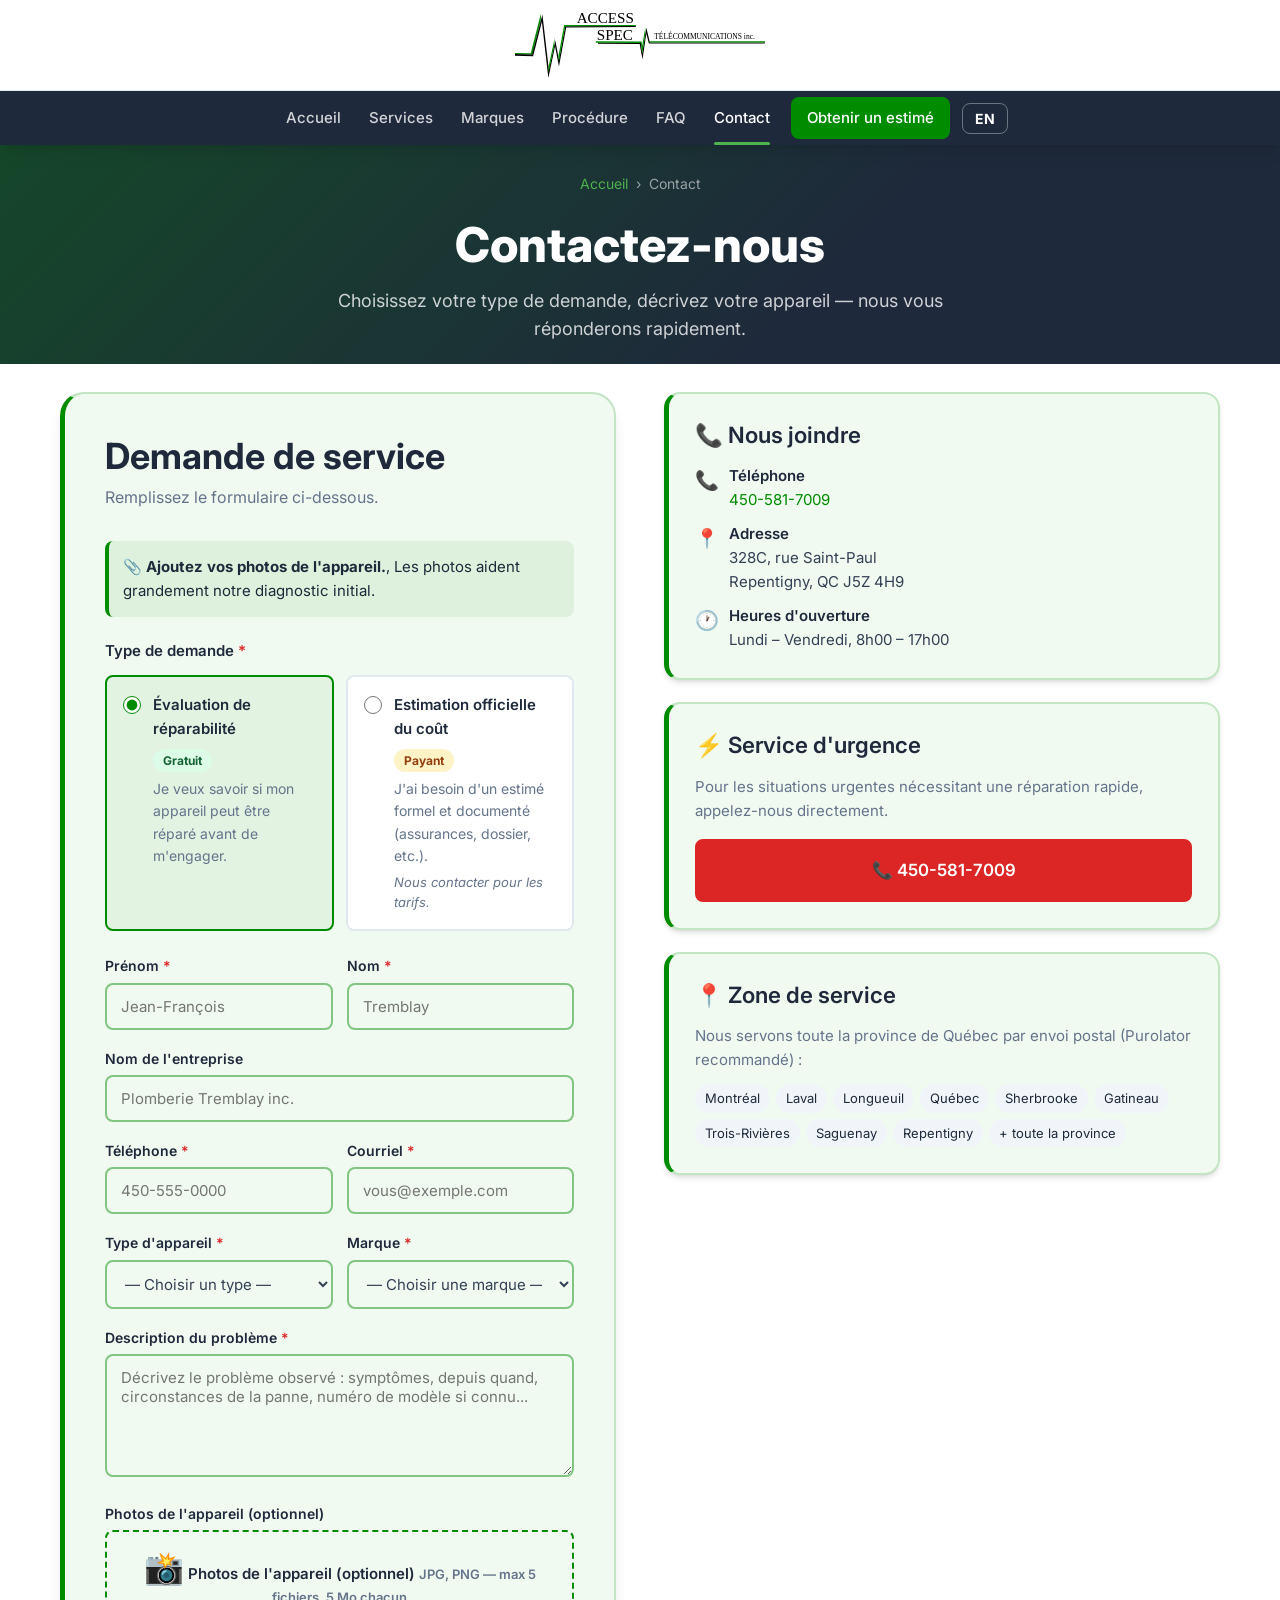
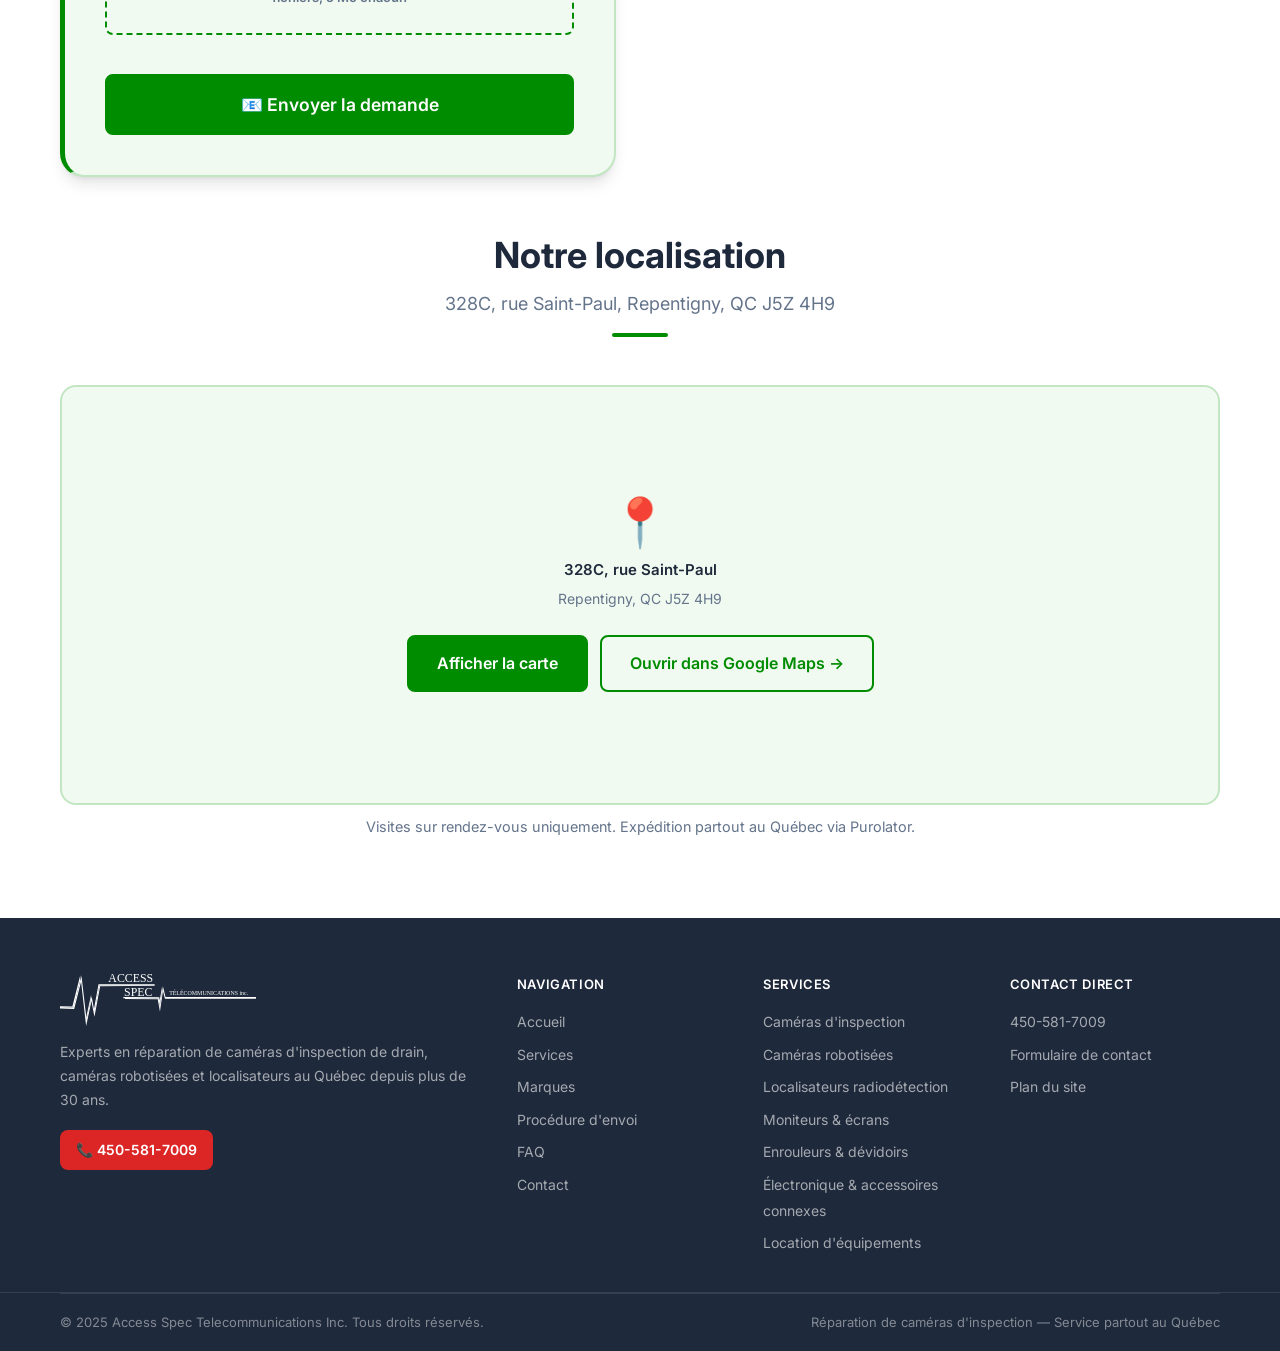
<file: contact.html>
<!DOCTYPE html>
<html lang="fr">
<head>
  <meta charset="UTF-8">
  <meta name="viewport" content="width=device-width, initial-scale=1.0">
  <title>Contact &amp; estimé — Access Spec Telecommunications | Réparation caméra Québec</title>
  <meta name="description" content="Contactez Access Spec pour un estimé de réparation de caméra d'inspection de drain, caméra robotisée ou localisateur. Formulaire de contact, téléphone 450-581-7009, courriel info@accessspec.com.">
  <link rel="canonical" href="https://www.accessspec.com/contact.html">
  <link rel="preconnect" href="https://fonts.googleapis.com">
  <link rel="preconnect" href="https://fonts.gstatic.com" crossorigin>
  <link href="https://fonts.googleapis.com/css2?family=Inter:wght@400;500;600;700;800&display=swap" rel="stylesheet">
  <link rel="stylesheet" href="css/style.css">
  <script>
    function chargerCarte() {
      var p = document.getElementById('map-placeholder');
      if (!p) return;
      var w = document.createElement('div');
      w.style.cssText = 'width:100%;border-radius:16px;overflow:hidden;';
      var f = document.createElement('iframe');
      f.src = 'https://maps.google.com/maps?q=328C+rue+Saint-Paul,+Repentigny,+QC+J5Z+4H9,+Canada&output=embed&z=17';
      f.width = '100%'; f.height = '420'; f.style.border = '0'; f.allowFullscreen = true;
      f.title = 'Access Spec Telecommunications — 328C rue Saint-Paul, Repentigny, QC';
      w.appendChild(f);
      p.replaceWith(w);
    }
  </script>
  <style>
    /* === STATUT FORMULAIRE === */
    .form-status {
      display: none; padding: 14px 18px; border-radius: var(--radius);
      font-size: .9375rem; line-height: 1.5; margin-top: 16px;
    }
    .form-status--success { background: #DCFCE7; color: #166534; border: 1px solid #86EFAC; }
    .form-status--error   { background: #FEF2F2; color: #991B1B; border: 1px solid #FECACA; }
    .form-status a { color: inherit; font-weight: 600; }
    /* === CHAMP PHOTO === */
    .file-drop {
      border: 2px dashed var(--vert-principal); border-radius: var(--radius);
      padding: 20px 16px; text-align: center; cursor: pointer;
      transition: border-color var(--transition-fast), background var(--transition-fast);
      background: var(--vert-pale);
    }
    .file-drop:hover, .file-drop:focus-within { border-color: var(--vert-fonce); background: rgba(0,140,0,.06); }
    .file-drop input[type="file"] { display: none; }
    .file-drop-label { display: flex; flex-direction: column; align-items: center; gap: 6px; cursor: pointer; }
    .file-drop-icon  { font-size: 2rem; line-height: 1; }
    .file-drop-text  { font-weight: 600; color: var(--secondary); font-size: .9375rem; }
    .file-drop-hint  { font-size: .8125rem; color: var(--text-light); }
    #file-names { margin-top: 8px; font-size: .8125rem; color: var(--primary); min-height: 1em; }
    /* === SÉLECTEUR TYPE DE DEMANDE === */
    .selector-label { font-weight: 600; font-size: .9375rem; margin-bottom: 12px; color: var(--secondary); }
    .type-options { display: grid; grid-template-columns: 1fr 1fr; gap: 12px; margin-bottom: 24px; }
    @media (max-width: 580px) { .type-options { grid-template-columns: 1fr; } }
    .type-option {
      display: flex; align-items: flex-start; gap: 12px;
      padding: 16px; border: 2px solid var(--border); border-radius: var(--radius);
      cursor: pointer; transition: border-color var(--transition-fast), background var(--transition-fast);
      background: var(--white);
    }
    .type-option:hover { border-color: var(--primary-light); background: var(--off-white); }
    .type-option:has(input:checked) { border-color: var(--primary); background: rgba(0,140,0,.05); }
    .type-option input[type="radio"] { margin-top: 3px; accent-color: var(--primary); width: 18px; height: 18px; flex-shrink: 0; }
    .type-option-content { flex: 1; }
    .type-option-header { display: flex; align-items: center; justify-content: space-between; gap: 8px; margin-bottom: 6px; flex-wrap: wrap; }
    .type-option-title { font-weight: 600; font-size: .9375rem; color: var(--secondary); }
    .type-badge { font-size: .75rem; font-weight: 700; padding: 2px 10px; border-radius: var(--radius-full); white-space: nowrap; }
    .type-badge-free { background: #DCFCE7; color: #166534; }
    .type-badge-paid { background: #FEF3C7; color: #92400E; }
    .type-option-desc { font-size: .875rem; color: var(--text-light); margin: 0; }
    .type-option-note { font-size: .8125rem; color: var(--text-light); font-style: italic; margin: 4px 0 0; }
    /* ===== CHAMPS DU FORMULAIRE — thème vert ===== */
    .contact-form .form-group input,
    .contact-form .form-group select,
    .contact-form .form-group textarea {
      border: 2px solid var(--vert-bordure);
      background-color: var(--vert-pale);
      border-radius: 8px;
      padding: 12px 14px;
    }
    .contact-form .form-group input:focus,
    .contact-form .form-group select:focus,
    .contact-form .form-group textarea:focus {
      border-color: var(--vert-principal);
      background-color: #ffffff;
      box-shadow: 0 0 0 3px rgba(0,140,0,.18);
    }
    /* ===== CARTES INFO CONTACT — thème vert ===== */
    .contact-info-card {
      background-color: var(--vert-pale);
      border: 2px solid var(--vert-moyen);
      border-left: 5px solid var(--vert-principal);
    }
    /* ===== BOUTON ENVOYER — thème vert ===== */
    #contact-form .btn-primary {
      background-color: var(--vert-principal);
      border-color: var(--vert-principal);
    }
    #contact-form .btn-primary:hover {
      background-color: var(--vert-fonce);
      border-color: var(--vert-fonce);
      transform: translateY(-1px);
    }
    /* ===== BOÎTE DEMANDE DE SERVICE — thème vert ===== */
    .contact-form {
      background-color: var(--vert-pale);
      border: 2px solid var(--vert-moyen);
      border-left: 5px solid var(--vert-principal);
    }
    /* ===== NOTE FORMULAIRE — thème vert ===== */
    .form-note {
      background: rgba(0,140,0,.08);
      border-left: 4px solid var(--vert-principal);
    }
    /* ===== CARTES TYPE DE DEMANDE — thème vert ===== */
    .type-option:hover { border-color: var(--vert-bordure); background: var(--vert-pale); }
    .type-option:has(input:checked) { border-color: var(--vert-principal); background: rgba(0,140,0,.06); }
    .type-option input[type="radio"] { accent-color: var(--vert-principal); }
    /* ===== PLACEHOLDER CARTE ===== */
    .map-placeholder {
      width: 100%; height: 420px; border-radius: var(--radius-lg);
      background: var(--vert-pale); border: 2px solid var(--vert-moyen);
      display: flex; align-items: center; justify-content: center;
    }
    .map-placeholder-inner { text-align: center; padding: 24px; }
    .map-placeholder-icon { font-size: 3rem; line-height: 1; margin-bottom: 12px; }
    .map-placeholder-addr { font-size: .9375rem; color: var(--secondary); font-weight: 600; margin-bottom: 6px; }
    .map-placeholder-city { font-size: .875rem; color: var(--text-light); margin-bottom: 24px; }
    .map-placeholder-actions { display: flex; gap: 12px; justify-content: center; flex-wrap: wrap; }
    .map-placeholder iframe { border-radius: var(--radius-lg); }
  </style>
</head>
<body>

<a href="tel:4505817009" class="floating-phone" aria-label="Appeler Access Spec au 450-581-7009">📞 450-581-7009</a>

<header class="site-header" id="site-header">
  <div class="header-logo-wrap">
    <a href="index.html" aria-label="Accueil Access Spec Telecommunications">
      <img src="assets/logoAccessSpec.svg" alt="Access Spec Telecommunications Inc." class="site-logo" width="249" height="91">
    </a>
  </div>
  <div class="header-nav">
    <div class="nav-inner">
      <button class="hamburger" id="hamburger" aria-label="Ouvrir le menu de navigation" aria-expanded="false" aria-controls="nav-menu">
        <span></span><span></span><span></span>
      </button>
      <ul class="nav-menu" id="nav-menu" role="list">
        <li><a href="index.html"     class="nav-link" data-i18n="nav-accueil">Accueil</a></li>
        <li><a href="services.html"  class="nav-link" data-i18n="nav-services">Services</a></li>
        <li><a href="marques.html"   class="nav-link" data-i18n="nav-marques">Marques</a></li>
        <li><a href="procedure.html" class="nav-link" data-i18n="nav-proc">Procédure</a></li>
        <li><a href="faq.html"       class="nav-link" data-i18n="nav-faq">FAQ</a></li>
        <li><a href="contact.html"   class="nav-link" data-i18n="nav-contact-simple">Contact</a></li>
        <li><a href="contact.html"   class="nav-link cta-nav" data-i18n="nav-contact">Obtenir un estimé</a></li>
        <li><button class="lang-btn" id="lang-btn" aria-label="Switch to English">EN</button></li>
      </ul>
    </div>
  </div>
</header>

<main>

  <section class="page-hero" style="padding: 28px 0 20px;">
    <div class="page-hero-content container">
      <nav class="breadcrumb" aria-label="Fil d'Ariane">
        <a href="index.html" data-i18n="nav-accueil">Accueil</a>
        <span aria-hidden="true">›</span>
        <span data-i18n="nav-contact-simple">Contact</span>
      </nav>
      <h1 data-i18n="ct-page-h1">Contactez-nous</h1>
      <p data-i18n="ct-page-sub">Choisissez votre type de demande, décrivez votre appareil — nous vous réponderons rapidement.</p>
    </div>
  </section>

  <!-- CONTACT LAYOUT -->
  <section class="section" style="padding-top: 28px;">
    <div class="container">
      <div class="contact-layout">

        <!-- FORMULAIRE -->
        <div class="contact-form">
          <h2 data-i18n="ct-form-h2">Demande de service</h2>
          <p class="form-subtitle" data-i18n="ct-form-sub">Remplissez le formulaire ci-dessous.</p>

          <div class="form-note" role="note" data-i18n="ct-form-note">
            📎 <strong>Ajoutez vos photos de l'appareil.</strong>, Les photos aident grandement notre diagnostic initial.
          </div>

          <form id="contact-form" novalidate enctype="multipart/form-data">

            <p class="selector-label"><span data-i18n="ct-type-label">Type de demande</span> <span aria-hidden="true" style="color:var(--cta-phone)">*</span></p>
            <div class="type-options" role="radiogroup" aria-label="Type de demande">

              <label class="type-option" for="type-reparabilite">
                <input type="radio" id="type-reparabilite" name="type_demande" value="reparabilite" checked>
                <div class="type-option-content">
                  <div class="type-option-header">
                    <span class="type-option-title" data-i18n="ct-type-rep-title">Évaluation de réparabilité</span>
                    <span class="type-badge type-badge-free" data-i18n="ct-type-rep-badge">Gratuit</span>
                  </div>
                  <p class="type-option-desc" data-i18n="ct-type-rep-desc">Je veux savoir si mon appareil peut être réparé avant de m'engager.</p>
                </div>
              </label>

              <label class="type-option" for="type-estimation">
                <input type="radio" id="type-estimation" name="type_demande" value="estimation">
                <div class="type-option-content">
                  <div class="type-option-header">
                    <span class="type-option-title" data-i18n="ct-type-est-title">Estimation officielle du coût</span>
                    <span class="type-badge type-badge-paid" data-i18n="ct-type-est-badge">Payant</span>
                  </div>
                  <p class="type-option-desc" data-i18n="ct-type-est-desc">J'ai besoin d'un estimé formel et documenté (assurances, dossier, etc.).</p>
                  <p class="type-option-note" data-i18n="ct-type-est-note">Nous contacter pour les tarifs.</p>
                </div>
              </label>

            </div>

            <div class="form-row">
              <div class="form-group">
                <label for="prenom"><span data-i18n="ct-lbl-prenom">Prénom</span> <span aria-hidden="true" style="color:var(--cta-phone)">*</span></label>
                <input type="text" id="prenom" name="prenom" placeholder="Jean-François" required autocomplete="given-name" data-i18n-placeholder="ct-ph-prenom">
              </div>
              <div class="form-group">
                <label for="nom"><span data-i18n="ct-lbl-nom">Nom</span> <span aria-hidden="true" style="color:var(--cta-phone)">*</span></label>
                <input type="text" id="nom" name="nom" placeholder="Tremblay" required autocomplete="family-name" data-i18n-placeholder="ct-ph-nom">
              </div>
            </div>

            <div class="form-group">
              <label for="entreprise" data-i18n="ct-lbl-co">Nom de l'entreprise</label>
              <input type="text" id="entreprise" name="entreprise" placeholder="Plomberie Tremblay inc." autocomplete="organization" data-i18n-placeholder="ct-ph-co">
            </div>

            <div class="form-row">
              <div class="form-group">
                <label for="telephone"><span data-i18n="ct-lbl-tel">Téléphone</span> <span aria-hidden="true" style="color:var(--cta-phone)">*</span></label>
                <input type="tel" id="telephone" name="telephone" placeholder="450-555-0000" required autocomplete="tel" data-i18n-placeholder="ct-ph-tel">
              </div>
              <div class="form-group">
                <label for="email"><span data-i18n="ct-lbl-email">Courriel</span> <span aria-hidden="true" style="color:var(--cta-phone)">*</span></label>
                <input type="email" id="email" name="email" placeholder="vous@exemple.com" required autocomplete="email" data-i18n-placeholder="ct-ph-email">
              </div>
            </div>

            <div class="form-row">
              <div class="form-group">
                <label for="type_appareil"><span data-i18n="ct-lbl-type">Type d'appareil</span> <span aria-hidden="true" style="color:var(--cta-phone)">*</span></label>
                <select id="type_appareil" name="type_appareil" required>
                  <option value="" disabled selected data-i18n="ct-opt-default-type">— Choisir un type —</option>
                  <option value="Caméra d'inspection de drain" data-i18n="ct-opt-t1">Caméra d'inspection de drain</option>
                  <option value="Caméra robotisée"             data-i18n="ct-opt-t2">Caméra robotisée</option>
                  <option value="Localisateur de cable"        data-i18n="ct-opt-t3">Localisateur de cable</option>
                  <option value="Câble / Poussoir"             data-i18n="ct-opt-t4">Câble / Poussoir</option>
                  <option value="Moniteur / Écran"             data-i18n="ct-opt-t5">Moniteur / Écran</option>
                  <option value="Enrouleur / Dévidoir"         data-i18n="ct-opt-t6">Enrouleur / Dévidoir</option>
                  <option value="Localisateur de métal"        data-i18n="ct-opt-t7">Localisateur de métal</option>
                  <option value="Corrélateur de fuite d'eau"   data-i18n="ct-opt-t8">Corrélateur de fuite d'eau</option>
                  <option value="Instrument d'écoute au sol"   data-i18n="ct-opt-t9">Instrument d'écoute au sol</option>
                  <option value="Clampe d'induction"           data-i18n="ct-opt-t10">Clampe d'induction</option>
                  <option value="Multimètre"                   data-i18n="ct-opt-t11">Multimètre</option>
                  <option value="Autre appareil"               data-i18n="ct-opt-t12">Autre appareil</option>
                </select>
              </div>
              <div class="form-group">
                <label for="marque"><span data-i18n="ct-lbl-brand">Marque</span> <span aria-hidden="true" style="color:var(--cta-phone)">*</span></label>
                <select id="marque" name="marque" required>
                  <option value="" disabled selected data-i18n="ct-opt-default-brand">— Choisir une marque —</option>
                  <option value="Hathorn">Hathorn</option>
                  <option value="Gen-Eye (General Pipe Cleaners)">Gen-Eye (General Pipe Cleaners)</option>
                  <option value="RIDGID / SeeSnake">RIDGID / SeeSnake</option>
                  <option value="Milwaukee">Milwaukee</option>
                  <option value="Pearpoint">Pearpoint</option>
                  <option value="General Pipe Cleaners">General Pipe Cleaners</option>
                  <option value="Ratech  electronics">Ratech electronics</option>
                  <option value="ARIES Industries">ARIES Industries</option>
                  <option value="Envirosight">Envirosight</option>
                  <option value="Cues">Cues</option>
                  <option value="Radiodétection">Radiodétection</option>
                  <option value="Sewerin">Sewerin</option>
                  <option value="HWM">HWM</option>
                  <option value="RIDGID">RIDGID</option>
                  <option value="CST-BURGER">CST-BURGER</option>
                  <option value="CST-BURGER">FLUKE</option>
                  <option value="Autre marque" data-i18n="ct-opt-brand-other">Autre marque</option>
                </select>
              </div>
            </div>

            <div class="form-group">
              <label for="description"><span data-i18n="ct-lbl-desc">Description du problème</span> <span aria-hidden="true" style="color:var(--cta-phone)">*</span></label>
              <textarea id="description" name="description" rows="5" required
                placeholder="Décrivez le problème observé : symptômes, depuis quand, circonstances de la panne, numéro de modèle si connu..."
                data-i18n-placeholder="ct-ph-desc"></textarea>
            </div>

            <!-- Photos -->
            <div class="form-group">
              <label data-i18n="ct-lbl-photos">Photos de l'appareil (optionnel)</label>
              <div class="file-drop" id="file-drop">
                <label class="file-drop-label" for="photos">
                  <span class="file-drop-icon" aria-hidden="true">📸</span>
                  <span class="file-drop-text" data-i18n="ct-lbl-photos">Photos de l'appareil (optionnel)</span>
                  <span class="file-drop-hint" data-i18n="ct-photos-hint">JPG, PNG — max 5 fichiers, 5 Mo chacun</span>
                </label>
                <input type="file" id="photos" name="attachment[]" accept="image/*" multiple>
              </div>
              <div id="file-names"></div>
            </div>

            <button type="submit" class="btn btn-primary btn-lg" style="width:100%; justify-content:center;" aria-label="Envoyer la demande" data-i18n="ct-btn-send">
              📧 Envoyer la demande
            </button>

            <div id="form-status" class="form-status" role="alert" aria-live="polite"></div>

          </form>
        </div>

        <!-- INFOS DE CONTACT -->
        <div class="contact-info fade-in">

          <div class="contact-info-card">
            <h3 data-i18n="ct-info-h3">📞 Nous joindre</h3>
            <div class="ci-item">
              <span class="ci-icon" aria-hidden="true">📞</span>
              <div class="ci-text">
                <strong data-i18n="ct-info-tel">Téléphone</strong>
                <a href="tel:4505817009">450-581-7009</a>
              </div>
            </div>
            <div class="ci-item">
              <span class="ci-icon" aria-hidden="true">📍</span>
              <div class="ci-text">
                <strong data-i18n="ct-info-addr">Adresse</strong>
                <span>328C, rue Saint-Paul<br>Repentigny, QC J5Z 4H9</span>
              </div>
            </div>
            <div class="ci-item">
              <span class="ci-icon" aria-hidden="true">🕐</span>
              <div class="ci-text">
                <strong data-i18n="ct-info-hours-label">Heures d'ouverture</strong>
                <span data-i18n="ct-info-hours">Lundi – Vendredi, 8h00 – 17h00</span>
              </div>
            </div>
          </div>

          <div class="contact-info-card">
            <h3 data-i18n="ct-urgent-h3">⚡ Service d'urgence</h3>
            <p style="color:var(--text-light); font-size:.9375rem; margin-bottom:16px;" data-i18n="ct-urgent-p">Pour les situations urgentes nécessitant une réparation rapide, appelez-nous directement.</p>
            <a href="tel:4505817009" class="btn btn-phone" style="width:100%; justify-content:center;" aria-label="Appeler pour service urgent">
              📞 450-581-7009
            </a>
          </div>

          <div class="contact-info-card">
            <h3 data-i18n="ct-zone-h3">📍 Zone de service</h3>
            <p style="color:var(--text-light); font-size:.9375rem;" data-i18n="ct-zone-p">Nous servons toute la province de Québec par envoi postal (Purolator recommandé) :</p>
            <div style="margin-top:12px; display:flex; flex-wrap:wrap; gap:6px;">
              <span style="background:var(--light-gray); padding:4px 10px; border-radius:var(--radius-full); font-size:.8125rem; color:var(--secondary);">Montréal</span>
              <span style="background:var(--light-gray); padding:4px 10px; border-radius:var(--radius-full); font-size:.8125rem; color:var(--secondary);">Laval</span>
              <span style="background:var(--light-gray); padding:4px 10px; border-radius:var(--radius-full); font-size:.8125rem; color:var(--secondary);">Longueuil</span>
              <span style="background:var(--light-gray); padding:4px 10px; border-radius:var(--radius-full); font-size:.8125rem; color:var(--secondary);">Québec</span>
              <span style="background:var(--light-gray); padding:4px 10px; border-radius:var(--radius-full); font-size:.8125rem; color:var(--secondary);">Sherbrooke</span>
              <span style="background:var(--light-gray); padding:4px 10px; border-radius:var(--radius-full); font-size:.8125rem; color:var(--secondary);">Gatineau</span>
              <span style="background:var(--light-gray); padding:4px 10px; border-radius:var(--radius-full); font-size:.8125rem; color:var(--secondary);">Trois-Rivières</span>
              <span style="background:var(--light-gray); padding:4px 10px; border-radius:var(--radius-full); font-size:.8125rem; color:var(--secondary);">Saguenay</span>
              <span style="background:var(--light-gray); padding:4px 10px; border-radius:var(--radius-full); font-size:.8125rem; color:var(--secondary);">Repentigny</span>
              <span style="background:var(--light-gray); padding:4px 10px; border-radius:var(--radius-full); font-size:.8125rem; color:var(--secondary);" data-i18n="ct-zone-more">+ toute la province</span>
            </div>
          </div>

        </div>
      </div>

      <!-- CARTE GOOGLE MAPS -->
      <div style="margin-top:56px;">
        <div class="section-title fade-in">
          <h2 data-i18n="ct-map-h2">Notre localisation</h2>
          <p>328C, rue Saint-Paul, Repentigny, QC J5Z 4H9</p>
          <span class="accent-bar"></span>
        </div>
        <div class="map-placeholder" id="map-placeholder">
          <div class="map-placeholder-inner">
            <div class="map-placeholder-icon">📍</div>
            <p class="map-placeholder-addr">328C, rue Saint-Paul</p>
            <p class="map-placeholder-city">Repentigny, QC J5Z 4H9</p>
            <div class="map-placeholder-actions">
              <button class="btn btn-primary" id="map-load-btn" onclick="chargerCarte()" data-i18n="ct-map-load">Afficher la carte</button>
              <a href="https://www.google.com/maps/search/?api=1&query=328C+rue+Saint-Paul+Repentigny+QC+J5Z+4H9"
                 target="_blank" rel="noopener" class="btn btn-outline-primary" data-i18n="ct-map-ext">Ouvrir dans Google Maps →</a>
            </div>
          </div>
        </div>
        <p style="text-align:center; color:var(--text-light); font-size:.9rem; margin-top:10px;" data-i18n="ct-map-note">
          Visites sur rendez-vous uniquement. Expédition partout au Québec via Purolator.
        </p>
      </div>

    </div>
  </section>

</main>

<footer class="site-footer" role="contentinfo">
  <div class="container">
    <div class="footer-main">
      <div class="footer-brand">
        <img src="assets/logoAccessSpec.svg" alt="Access Spec Telecommunications Inc." width="160" height="52" loading="lazy">
        <p data-i18n="ft-tagline">Experts en réparation de caméras d'inspection de drain, caméras robotisées et localisateurs au Québec depuis plus de 30 ans.</p>
        <a href="tel:4505817009" class="footer-phone" aria-label="Appeler Access Spec">📞 450-581-7009</a>
      </div>
      <div class="footer-col">
        <h4 data-i18n="ft-nav-title">Navigation</h4>
        <ul>
          <li><a href="index.html"     data-i18n="ft-nav-home">Accueil</a></li>
          <li><a href="services.html"  data-i18n="ft-nav-services">Services</a></li>
          <li><a href="marques.html"   data-i18n="ft-nav-brands">Marques</a></li>
          <li><a href="procedure.html" data-i18n="ft-nav-proc">Procédure d'envoi</a></li>
          <li><a href="faq.html"       data-i18n="ft-nav-faq">FAQ</a></li>
          <li><a href="contact.html"   data-i18n="ft-nav-contact">Contact</a></li>
        </ul>
      </div>
      <div class="footer-col">
        <h4 data-i18n="ft-svc-title">Services</h4>
        <ul>
          <li><a href="services.html"                    data-i18n="ft-svc-1">Caméras d'inspection</a></li>
          <li><a href="services.html#cameras-robotisees" data-i18n="ft-svc-2">Caméras robotisées</a></li>
          <li><a href="services.html#localisateurs"      data-i18n="ft-svc-3">Localisateurs radiodétection</a></li>
          <li><a href="services.html#moniteurs"          data-i18n="ft-svc-4">Moniteurs &amp; écrans</a></li>
          <li><a href="services.html#enrouleurs"         data-i18n="ft-svc-5">Enrouleurs &amp; dévidoirs</a></li>
          <li><a href="services.html#electronique"       data-i18n="ft-svc-6">Électronique &amp; accessoires connexes</a></li>
          <li><a href="procedure.html#location"          data-i18n="ft-location">Location d'équipements</a></li>
        </ul>
      </div>
      <div class="footer-col">
        <h4 data-i18n="ft-contact-direct-title">Contact direct</h4>
        <ul>
          <li><a href="tel:4505817009">450-581-7009</a></li>
          <li><a href="contact.html" data-i18n="ft-contact-form">Formulaire de contact</a></li>
          <li><a href="sitemap.html" data-i18n="ft-sitemap">Plan du site</a></li>
        </ul>
      </div>
    </div>
  </div>
  <div style="border-top: 1px solid rgba(255,255,255,.1);">
    <div class="container">
      <div class="footer-bottom">
        <span data-i18n="ft-copy">© 2025 Access Spec Telecommunications Inc. Tous droits réservés.</span>
        <span data-i18n="ft-bottom">Réparation de caméras d'inspection — Service partout au Québec</span>
      </div>
    </div>
  </div>
</footer>

<script src="js/main.js"></script>
</body>
</html>
</file>
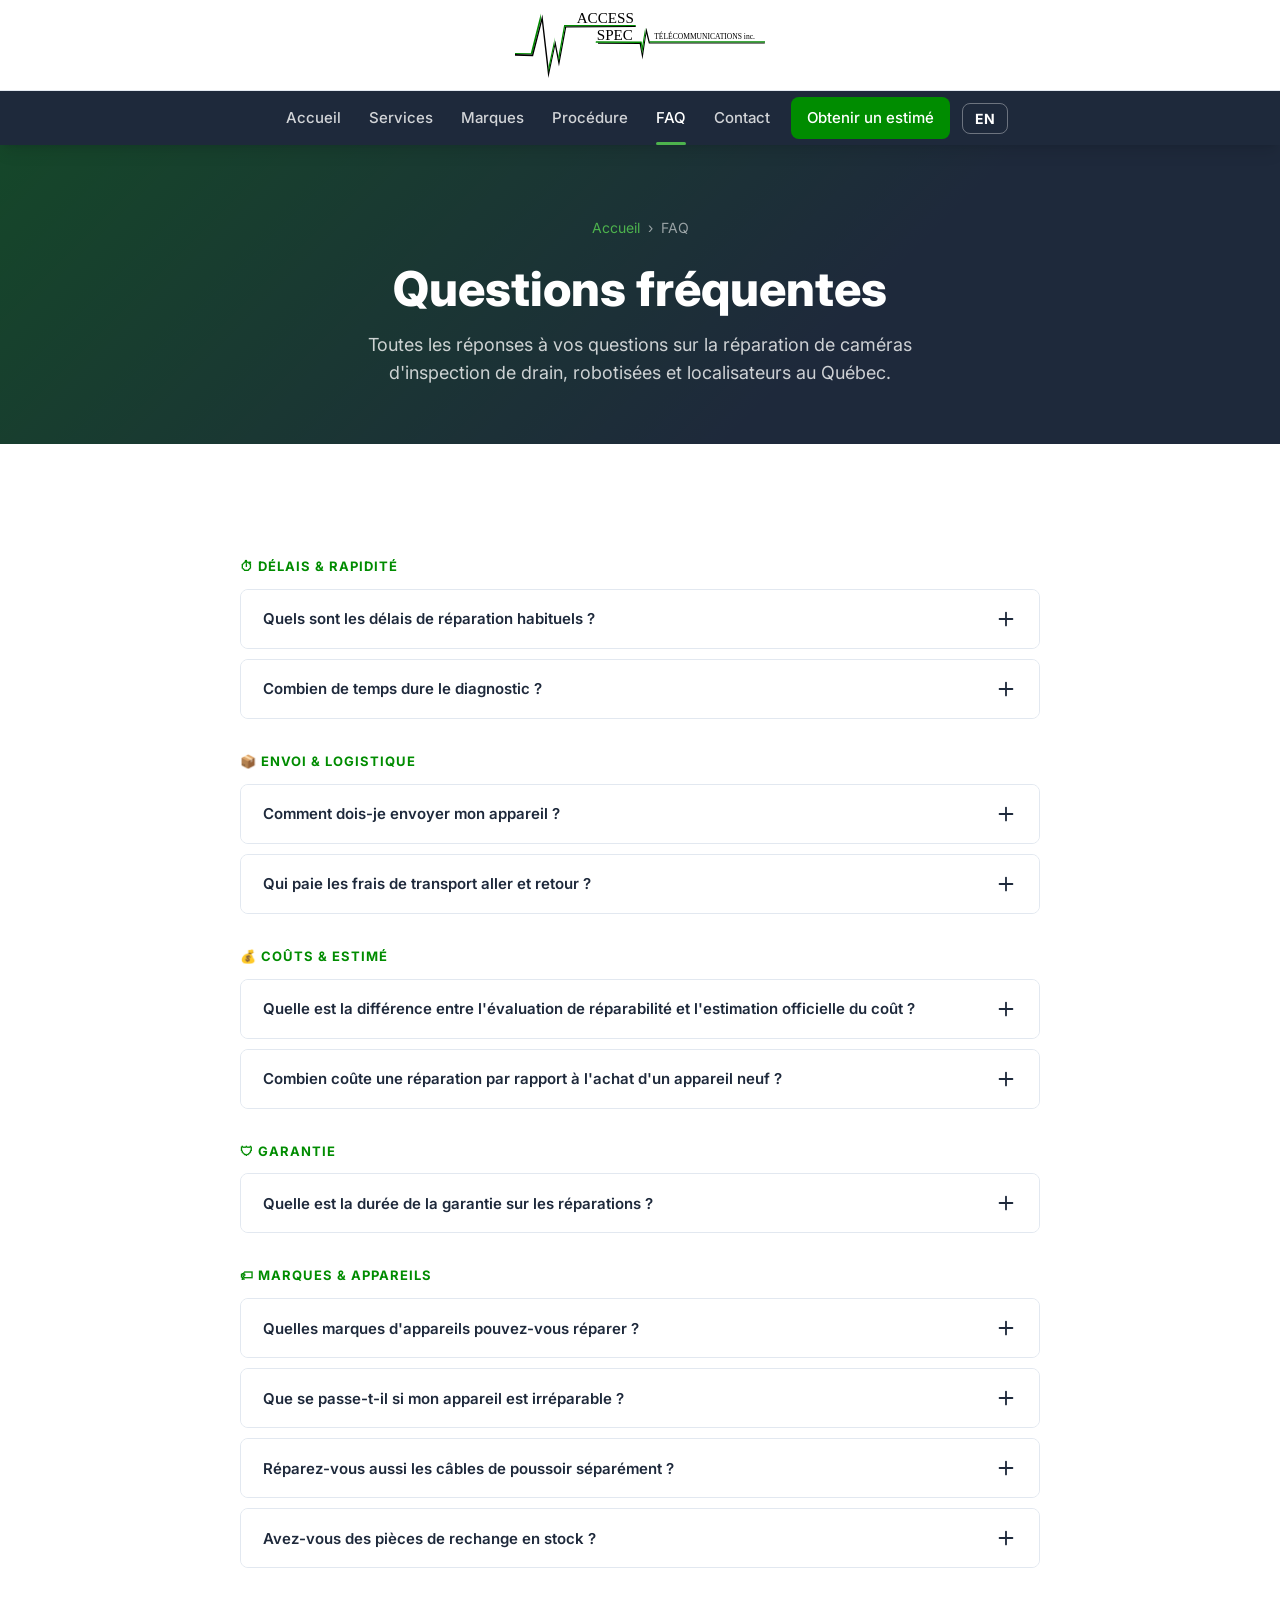
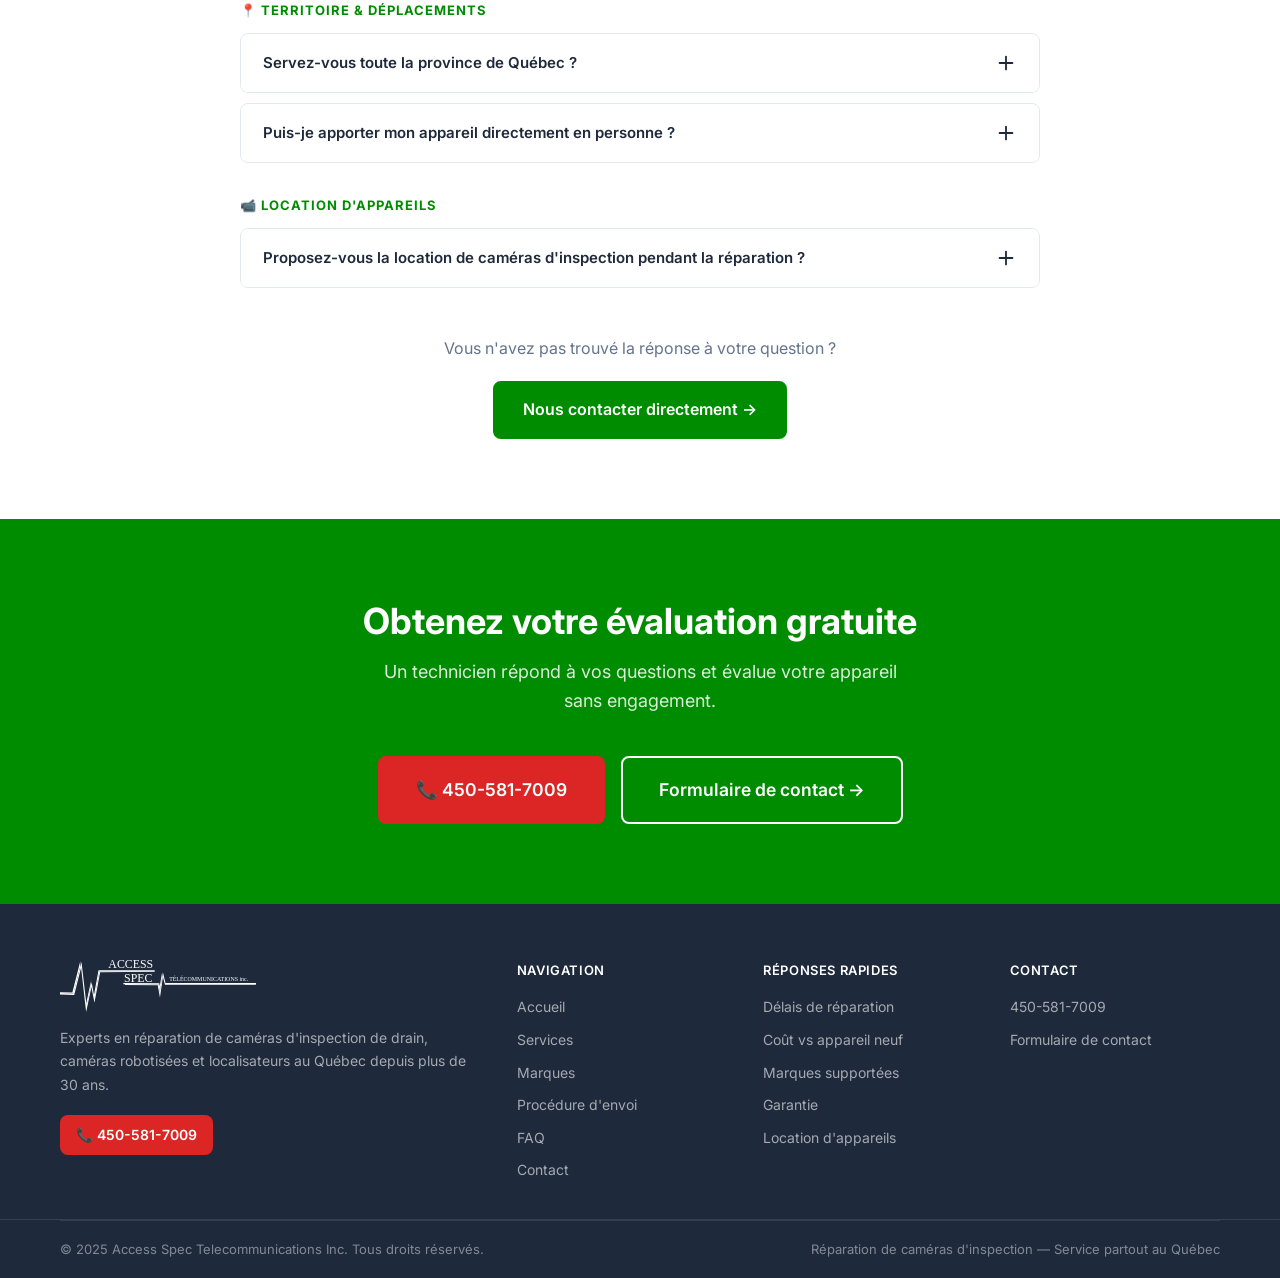
<file: faq.html>
<!DOCTYPE html>
<html lang="fr">
<head>
  <meta charset="UTF-8">
  <meta name="viewport" content="width=device-width, initial-scale=1.0">
  <title>FAQ — Réparation caméra inspection drain Québec | Access Spec Telecommunications</title>
  <meta name="description" content="Questions fréquentes sur la réparation de caméras d'inspection de drain au Québec : délais, coûts, envoi, garantie, marques supportées, location. Access Spec 450-581-7009.">
  <link rel="canonical" href="https://www.accessspec.com/faq.html">
  <link rel="preconnect" href="https://fonts.googleapis.com">
  <link rel="preconnect" href="https://fonts.gstatic.com" crossorigin>
  <link href="https://fonts.googleapis.com/css2?family=Inter:wght@400;500;600;700;800&display=swap" rel="stylesheet">
  <link rel="stylesheet" href="css/style.css">
  <style>
    .faq-categories { display: flex; gap: 12px; flex-wrap: wrap; justify-content: center; margin-bottom: 40px; }
    .faq-cat-btn {
      padding: 8px 18px; border-radius: var(--radius-full);
      border: 1.5px solid var(--border); background: var(--white);
      color: var(--text); font-weight: 600; font-size: .875rem;
      cursor: pointer; transition: all var(--transition-fast);
    }
    .faq-cat-btn:hover, .faq-cat-btn.active { background: var(--primary); color: var(--white); border-color: var(--primary); }
    .faq-section-label {
      font-size: .8125rem; font-weight: 700; text-transform: uppercase;
      letter-spacing: 1px; color: var(--primary); margin: 32px 0 12px;
      scroll-margin-top: 155px;
    }
    @media (max-width: 768px) {
      .faq-section-label { scroll-margin-top: 85px; }
    }
  </style>
</head>
<body>

<a href="tel:4505817009" class="floating-phone" aria-label="Appeler Access Spec au 450-581-7009">📞 450-581-7009</a>

<header class="site-header" id="site-header">
  <div class="header-logo-wrap">
    <a href="index.html" aria-label="Accueil Access Spec Telecommunications">
      <img src="assets/logoAccessSpec.svg" alt="Access Spec Telecommunications Inc." class="site-logo" width="249" height="91">
    </a>
  </div>
  <div class="header-nav">
    <div class="nav-inner">
      <button class="hamburger" id="hamburger" aria-label="Ouvrir le menu de navigation" aria-expanded="false" aria-controls="nav-menu">
        <span></span><span></span><span></span>
      </button>
      <ul class="nav-menu" id="nav-menu" role="list">
        <li><a href="index.html"     class="nav-link" data-i18n="nav-accueil">Accueil</a></li>
        <li><a href="services.html"  class="nav-link" data-i18n="nav-services">Services</a></li>
        <li><a href="marques.html"   class="nav-link" data-i18n="nav-marques">Marques</a></li>
        <li><a href="procedure.html" class="nav-link" data-i18n="nav-proc">Procédure</a></li>
        <li><a href="faq.html"       class="nav-link" data-i18n="nav-faq">FAQ</a></li>
        <li><a href="contact.html"   class="nav-link" data-i18n="nav-contact-simple">Contact</a></li>
        <li><a href="contact.html"   class="nav-link cta-nav" data-i18n="nav-contact">Obtenir un estimé</a></li>
        <li><button class="lang-btn" id="lang-btn" aria-label="Switch to English">EN</button></li>
      </ul>
    </div>
  </div>
</header>

<main>

  <section class="page-hero">
    <div class="page-hero-content container">
      <nav class="breadcrumb" aria-label="Fil d'Ariane">
        <a href="index.html" data-i18n="nav-accueil">Accueil</a>
        <span aria-hidden="true">›</span>
        <span data-i18n="nav-faq">FAQ</span>
      </nav>
      <h1 data-i18n="faq-page-h1">Questions fréquentes</h1>
      <p data-i18n="faq-page-sub">Toutes les réponses à vos questions sur la réparation de caméras d'inspection de drain, robotisées et localisateurs au Québec.</p>
    </div>
  </section>

  <!-- FAQ -->
  <section class="section">
    <div class="container">

      <div class="faq-list" role="list">

        <!-- DÉLAIS -->
        <p class="faq-section-label" id="delais" data-i18n="faq-lbl-delais">⏱ Délais &amp; rapidité</p>

        <div class="faq-item" role="listitem">
          <button class="faq-q" aria-expanded="false">
            <span data-i18n="faq-q1">Quels sont les délais de réparation habituels ?</span>
            <svg class="faq-icon" viewBox="0 0 24 24" xmlns="http://www.w3.org/2000/svg" aria-hidden="true">
              <path d="M12 5v14M5 12h14" stroke="currentColor" stroke-width="2" stroke-linecap="round"/>
            </svg>
          </button>
          <div class="faq-a" data-i18n="faq-a1">
            <p>Nos délais standards sont de <strong>10 à 15 jours ouvrables</strong> à compter de la réception de votre appareil et de votre approbation d'un estimé. Ce délai inclut le diagnostic, la réparation et les tests de validation.</p>
            <p>Service d'urgence disponible. Des frais supplémentaires s'appliquent pour le service d'urgence. Contactez-nous pour valider la disponibilité.</p>
          </div>
        </div>

        <div class="faq-item" role="listitem">
          <button class="faq-q" aria-expanded="false">
            <span data-i18n="faq-q2">Combien de temps dure le diagnostic ?</span>
            <svg class="faq-icon" viewBox="0 0 24 24" xmlns="http://www.w3.org/2000/svg" aria-hidden="true">
              <path d="M12 5v14M5 12h14" stroke="currentColor" stroke-width="2" stroke-linecap="round"/>
            </svg>
          </button>
          <div class="faq-a" data-i18n="faq-a2">
            <p>Le diagnostic initial est généralement complété dans les <strong>2 à 3 jours ouvrables</strong> suivant la réception de l'appareil. Vous recevrez alors un rapport complet avec les problèmes identifiés, les pièces nécessaires et le coût total estimé.</p>
            <p>Aucune réparation n'est effectuée sans votre approbation préalable.</p>
          </div>
        </div>

        <!-- ENVOI -->
        <p class="faq-section-label" data-i18n="faq-lbl-envoi">📦 Envoi &amp; logistique</p>

        <div class="faq-item" role="listitem">
          <button class="faq-q" aria-expanded="false">
            <span data-i18n="faq-q3">Comment dois-je envoyer mon appareil ?</span>
            <svg class="faq-icon" viewBox="0 0 24 24" xmlns="http://www.w3.org/2000/svg" aria-hidden="true">
              <path d="M12 5v14M5 12h14" stroke="currentColor" stroke-width="2" stroke-linecap="round"/>
            </svg>
          </button>
          <div class="faq-a" data-i18n="faq-a3">
            <p>Nous recommandons d'utiliser <strong>Purolator</strong> pour les envois depuis partout au Québec, car ce transporteur offre une excellente couverture provinciale. Tout autre transporteur fiable (UPS, FedEx, Postes Canada) est également accepté.</p>
            <p>Important : <strong>appelez-nous avant d'envoyer</strong> pour confirmer que nous pouvons réparer votre appareil et obtenir notre adresse complète. Consultez notre
              <a href="procedure.html" style="
                  display: inline-flex; align-items: center; gap: 6px;
                  color: var(--white); background: var(--primary);
                  padding: 6px 14px; border-radius: var(--radius-full);
                  font-weight: 600; font-size: .875rem;
                  text-decoration: none; transition: background .15s ease;
                " onmouseover="this.style.background='var(--primary-dark)'" onmouseout="this.style.background='var(--primary)'">
                  📦 page Procédure ↓
              </a> pour les instructions d'emballage détaillées.</p>
          </div>
        </div>

        <div class="faq-item" role="listitem">
          <button class="faq-q" aria-expanded="false">
            <span data-i18n="faq-q4">Qui paie les frais de transport aller et retour ?</span>
            <svg class="faq-icon" viewBox="0 0 24 24" xmlns="http://www.w3.org/2000/svg" aria-hidden="true">
              <path d="M12 5v14M5 12h14" stroke="currentColor" stroke-width="2" stroke-linecap="round"/>
            </svg>
          </button>
          <div class="faq-a" data-i18n="faq-a4">
            <p>Les <strong>frais de transport aller et retour sont à la charge du client et vous en êtes responsable</strong>. Vous serez avertis aussitôt que votre appareil est prêt. Soit que vous venez le cherchez ou nous le retournons par le livreur de votre choix à vos frais.</p>
          </div>
        </div>

        <!-- COÛTS -->
        <p class="faq-section-label" id="couts" data-i18n="faq-lbl-couts">💰 Coûts &amp; estimé</p>

        <div class="faq-item" role="listitem">
          <button class="faq-q" aria-expanded="false">
            <span data-i18n="faq-q5">Quelle est la différence entre l'évaluation de réparabilité et l'estimation officielle du coût ?</span>
            <svg class="faq-icon" viewBox="0 0 24 24" xmlns="http://www.w3.org/2000/svg" aria-hidden="true">
              <path d="M12 5v14M5 12h14" stroke="currentColor" stroke-width="2" stroke-linecap="round"/>
            </svg>
          </button>
          <div class="faq-a" data-i18n="faq-a5">
            <p>Nous offrons deux types de demandes distincts :</p>
            <p><strong>Évaluation de réparabilité — Gratuite.</strong> C'est la première étape. Sur la base de vos photos et de votre description, nous vous donnons une opinion sommaire : l'appareil semble-t-il réparable ? Est-il raisonnable d'envisager la réparation ? Cette évaluation est offerte sans frais et sans engagement. Et est fortement conseillé avant d'envoyer votre appareil.</p>
            <p><strong>Estimation officielle du coût — Payante.</strong> Si vous avez besoin d'un estimé formel et documenté — pour vos assurances, un dossier d'indemnisation, ou une décision d'achat — nous produisons un rapport officiel après diagnostic complet de l'appareil en atelier. Des frais s'appliquent pour ce service. Contactez-nous pour connaître les tarifs en vigueur.</p>
          </div>
        </div>

        <div class="faq-item" role="listitem">
          <button class="faq-q" aria-expanded="false">
            <span data-i18n="faq-q6">Combien coûte une réparation par rapport à l'achat d'un appareil neuf ?</span>
            <svg class="faq-icon" viewBox="0 0 24 24" xmlns="http://www.w3.org/2000/svg" aria-hidden="true">
              <path d="M12 5v14M5 12h14" stroke="currentColor" stroke-width="2" stroke-linecap="round"/>
            </svg>
          </button>
          <div class="faq-a" data-i18n="faq-a6">
            <p>Chaque situation est unique — c'est pourquoi nous effectuons un diagnostic complet avant de vous donner un prix précis.</p>
          </div>
        </div>

        <!-- GARANTIE -->
        <p class="faq-section-label" id="garantie" data-i18n="faq-lbl-garantie">🛡 Garantie</p>

        <div class="faq-item" role="listitem">
          <button class="faq-q" aria-expanded="false">
            <span data-i18n="faq-q7">Quelle est la durée de la garantie sur les réparations ?</span>
            <svg class="faq-icon" viewBox="0 0 24 24" xmlns="http://www.w3.org/2000/svg" aria-hidden="true">
              <path d="M12 5v14M5 12h14" stroke="currentColor" stroke-width="2" stroke-linecap="round"/>
            </svg>
          </button>
          <div class="faq-a" data-i18n="faq-a7">
            <p>Toutes nos réparations sont couvertes par une <strong>garantie sur la main-d'œuvre et les pièces remplacées</strong>. La durée varie selon le type de réparation effectuée — nous vous précisons la garantie applicable dans votre rapport de réparation.</p>
            <p>Notez que la garantie couvre les défauts liés à notre travail. Elle ne couvre pas les dommages causés par une utilisation inappropriée ou de nouveaux accidents.</p>
          </div>
        </div>

        <!-- MARQUES -->
        <p class="faq-section-label" id="marques" data-i18n="faq-lbl-marques">🏷 Marques &amp; appareils</p>

        <div class="faq-item" role="listitem">
          <button class="faq-q" aria-expanded="false">
            <span data-i18n="faq-q8">Quelles marques d'appareils pouvez-vous réparer ?</span>
            <svg class="faq-icon" viewBox="0 0 24 24" xmlns="http://www.w3.org/2000/svg" aria-hidden="true">
              <path d="M12 5v14M5 12h14" stroke="currentColor" stroke-width="2" stroke-linecap="round"/>
            </svg>
          </button>
          <div class="faq-a" data-i18n="faq-a8">
            <p>Nous réparons les appareils des principales marques : <strong>Hathorn, RIDGID SeeSnake, Gen-Eye, Milwaukee, General Pipe Cleaners, Rathtech, Pearpoint, ARIES Industries et Envirosight</strong>. Consultez notre <a href="marques.html">page <strong>Marques</strong></a> pour les détails.</p>
            <p>Nous réparons également d'autres marques non listées. Contactez-nous avec la marque et le modèle de votre appareil pour confirmer.</p>
          </div>
        </div>

        <div class="faq-item" role="listitem">
          <button class="faq-q" aria-expanded="false">
            <span data-i18n="faq-q9">Que se passe-t-il si mon appareil est irréparable ?</span>
            <svg class="faq-icon" viewBox="0 0 24 24" xmlns="http://www.w3.org/2000/svg" aria-hidden="true">
              <path d="M12 5v14M5 12h14" stroke="currentColor" stroke-width="2" stroke-linecap="round"/>
            </svg>
          </button>
          <div class="faq-a" data-i18n="faq-a9">
            <p>Si après diagnostic nous concluons que l'appareil est irréparable (pièces introuvables, dommages structurels trop importants), nous vous en informons immédiatement et en toute transparence. Vous aurez les frais d'évaluation et de retour de l'appareil si vous souhaitez le récupérer.</p>
            <p>Dans ce cas, nous pouvons vous orienter vers des sources d'appareils reconditionnés ou neufs.</p>
          </div>
        </div>

        <div class="faq-item" role="listitem">
          <button class="faq-q" aria-expanded="false">
            <span data-i18n="faq-q10">Réparez-vous aussi les câbles de poussoir séparément ?</span>
            <svg class="faq-icon" viewBox="0 0 24 24" xmlns="http://www.w3.org/2000/svg" aria-hidden="true">
              <path d="M12 5v14M5 12h14" stroke="currentColor" stroke-width="2" stroke-linecap="round"/>
            </svg>
          </button>
          <div class="faq-a" data-i18n="faq-a10">
            <p>Oui, nous réparons les câbles coaxiaux et les câbles de poussoir séparément de la caméra. Que ce soit pour un remplacement de connecteur, une section endommagée ou un câble entier à refaire, nous pouvons intervenir. Nous fabriquons également des câbles sur mesure selon vos spécifications.</p>
          </div>
        </div>

        <div class="faq-item" role="listitem">
          <button class="faq-q" aria-expanded="false">
            <span data-i18n="faq-q11">Avez-vous des pièces de rechange en stock ?</span>
            <svg class="faq-icon" viewBox="0 0 24 24" xmlns="http://www.w3.org/2000/svg" aria-hidden="true">
              <path d="M12 5v14M5 12h14" stroke="currentColor" stroke-width="2" stroke-linecap="round"/>
            </svg>
          </button>
          <div class="faq-a" data-i18n="faq-a11">
            <p>Nous maintenons un stock de pièces détachées pour les marques et modèles les plus courants (Hathorn, RIDGID, Radiodétection, ARIES, HWM, CUES, Envirosight, MetroTech, etc...), ce qui nous permet de réduire considérablement les délais de réparation. Pour les modèles plus rares ou discontinués, nous pouvons commander les pièces auprès de nos fournisseurs spécialisés, ce qui peut allonger légèrement les délais.</p>
          </div>
        </div>

        <!-- TERRITOIRE -->
        <p class="faq-section-label" data-i18n="faq-lbl-territoire">📍 Territoire &amp; déplacements</p>

        <div class="faq-item" role="listitem">
          <button class="faq-q" aria-expanded="false">
            <span data-i18n="faq-q12">Servez-vous toute la province de Québec ?</span>
            <svg class="faq-icon" viewBox="0 0 24 24" xmlns="http://www.w3.org/2000/svg" aria-hidden="true">
              <path d="M12 5v14M5 12h14" stroke="currentColor" stroke-width="2" stroke-linecap="round"/>
            </svg>
          </button>
          <div class="faq-a" data-i18n="faq-a12">
            <p>Oui, nous servons <strong>toute la province de Québec</strong> grâce aux services de transport comme Purolator. Nos clients viennent de Montréal, Laval, Longueuil, Québec, Sherbrooke, Gatineau, Trois-Rivières, Saguenay, Drummondville, Saint-Jérôme, Repentigny, Terrebonne, Brossard, et partout ailleurs dans la province.</p>
          </div>
        </div>

        <div class="faq-item" role="listitem">
          <button class="faq-q" aria-expanded="false">
            <span data-i18n="faq-q13">Puis-je apporter mon appareil directement en personne ?</span>
            <svg class="faq-icon" viewBox="0 0 24 24" xmlns="http://www.w3.org/2000/svg" aria-hidden="true">
              <path d="M12 5v14M5 12h14" stroke="currentColor" stroke-width="2" stroke-linecap="round"/>
            </svg>
          </button>
          <div class="faq-a" data-i18n="faq-a13">
            <p>Oui, les visites en personne sont possibles, juste à vous présenter dans les heures d'ouvertures. Veuillez nous appeler au <a href="tel:4505817009" style="color:var(--primary)">450-581-7009</a> ou nous écrire à <a href="mailto:info@accessspec.com" style="color:var(--primary)">info@accessspec.com</a> avant de vous déplacer pour confirmer un créneau.</p>
          </div>
        </div>

        <!-- LOCATION -->
        <p class="faq-section-label" id="location" data-i18n="faq-lbl-location">📹 Location d'appareils</p>

        <div class="faq-item" role="listitem">
          <button class="faq-q" aria-expanded="false">
            <span data-i18n="faq-q14">Proposez-vous la location de caméras d'inspection pendant la réparation ?</span>
            <svg class="faq-icon" viewBox="0 0 24 24" xmlns="http://www.w3.org/2000/svg" aria-hidden="true">
              <path d="M12 5v14M5 12h14" stroke="currentColor" stroke-width="2" stroke-linecap="round"/>
            </svg>
          </button>
          <div class="faq-a" data-i18n="faq-a14">
            <p>Oui ! Pour que votre activité ne soit pas interrompue pendant la réparation de votre appareil, nous proposons <strong>la location de caméras d'inspection de remplacement</strong>. Disponibilité limitée — contactez-nous lors de votre premier appel pour réserver un appareil de remplacement si nécessaire.</p>
          </div>
        </div>

      </div>

      <div class="text-center" style="margin-top:48px;">
        <p style="color:var(--text-light); font-size:1rem; margin-bottom:20px;" data-i18n="faq-not-found">Vous n'avez pas trouvé la réponse à votre question ?</p>
        <a href="contact.html" class="btn btn-primary" aria-label="Contacter Access Spec" data-i18n="faq-contact-btn">Nous contacter directement →</a>
      </div>

    </div>
  </section>

  <!-- CTA -->
  <section class="cta-section" aria-labelledby="faq-cta">
    <div class="container">
      <h2 id="faq-cta" data-i18n="faq-cta-h2">Obtenez votre évaluation gratuite</h2>
      <p data-i18n="faq-cta-p">Un technicien répond à vos questions et évalue votre appareil sans engagement.</p>
      <div class="cta-buttons">
        <a href="tel:4505817009" class="btn btn-phone btn-lg" aria-label="Appeler Access Spec">📞 450-581-7009</a>
        <a href="contact.html"   class="btn btn-outline btn-lg" aria-label="Formulaire de contact" data-i18n="faq-cta-form">Formulaire de contact →</a>
      </div>
    </div>
  </section>

</main>

<footer class="site-footer" role="contentinfo">
  <div class="container">
    <div class="footer-main">
      <div class="footer-brand">
        <img src="assets/logoAccessSpec.svg" alt="Access Spec Telecommunications Inc." width="160" height="52" loading="lazy">
        <p data-i18n="ft-tagline">Experts en réparation de caméras d'inspection de drain, caméras robotisées et localisateurs au Québec depuis plus de 30 ans.</p>
        <a href="tel:4505817009" class="footer-phone" aria-label="Appeler Access Spec">📞 450-581-7009</a>
      </div>
      <div class="footer-col">
        <h4 data-i18n="ft-nav-title">Navigation</h4>
        <ul>
          <li><a href="index.html"     data-i18n="ft-nav-home">Accueil</a></li>
          <li><a href="services.html"  data-i18n="ft-nav-services">Services</a></li>
          <li><a href="marques.html"   data-i18n="ft-nav-brands">Marques</a></li>
          <li><a href="procedure.html" data-i18n="ft-nav-proc">Procédure d'envoi</a></li>
          <li><a href="faq.html"       data-i18n="ft-nav-faq">FAQ</a></li>
          <li><a href="contact.html"   data-i18n="ft-nav-contact">Contact</a></li>
        </ul>
      </div>
      <div class="footer-col">
        <h4 data-i18n="ft-faq-col-title">Réponses rapides</h4>
        <ul>
          <li><a href="faq.html#delais"   data-i18n="ft-faq-delais">Délais de réparation</a></li>
          <li><a href="faq.html#couts"    data-i18n="ft-faq-couts">Coût vs appareil neuf</a></li>
          <li><a href="faq.html#marques"  data-i18n="ft-faq-marques">Marques supportées</a></li>
          <li><a href="faq.html#garantie" data-i18n="ft-faq-garantie">Garantie</a></li>
          <li><a href="faq.html#location" data-i18n="ft-faq-location">Location d'appareils</a></li>
        </ul>
      </div>
      <div class="footer-col">
        <h4 data-i18n="ft-contact-title">Contact</h4>
        <ul>
          <li><a href="tel:4505817009">450-581-7009</a></li>
          <!--li><a href="mailto:info@accessspec.com">info@accessspec.com</a></!--li-->
          <li><a href="contact.html" data-i18n="ft-contact-form">Formulaire de contact</a></li>
        </ul>
      </div>
    </div>
  </div>
  <div style="border-top: 1px solid rgba(255,255,255,.1);">
    <div class="container">
      <div class="footer-bottom">
        <span data-i18n="ft-copy">© 2025 Access Spec Telecommunications Inc. Tous droits réservés.</span>
        <span data-i18n="ft-bottom">Réparation de caméras d'inspection — Service partout au Québec</span>
      </div>
    </div>
  </div>
</footer>

<script src="js/main.js"></script>
</body>
</html>
</file>
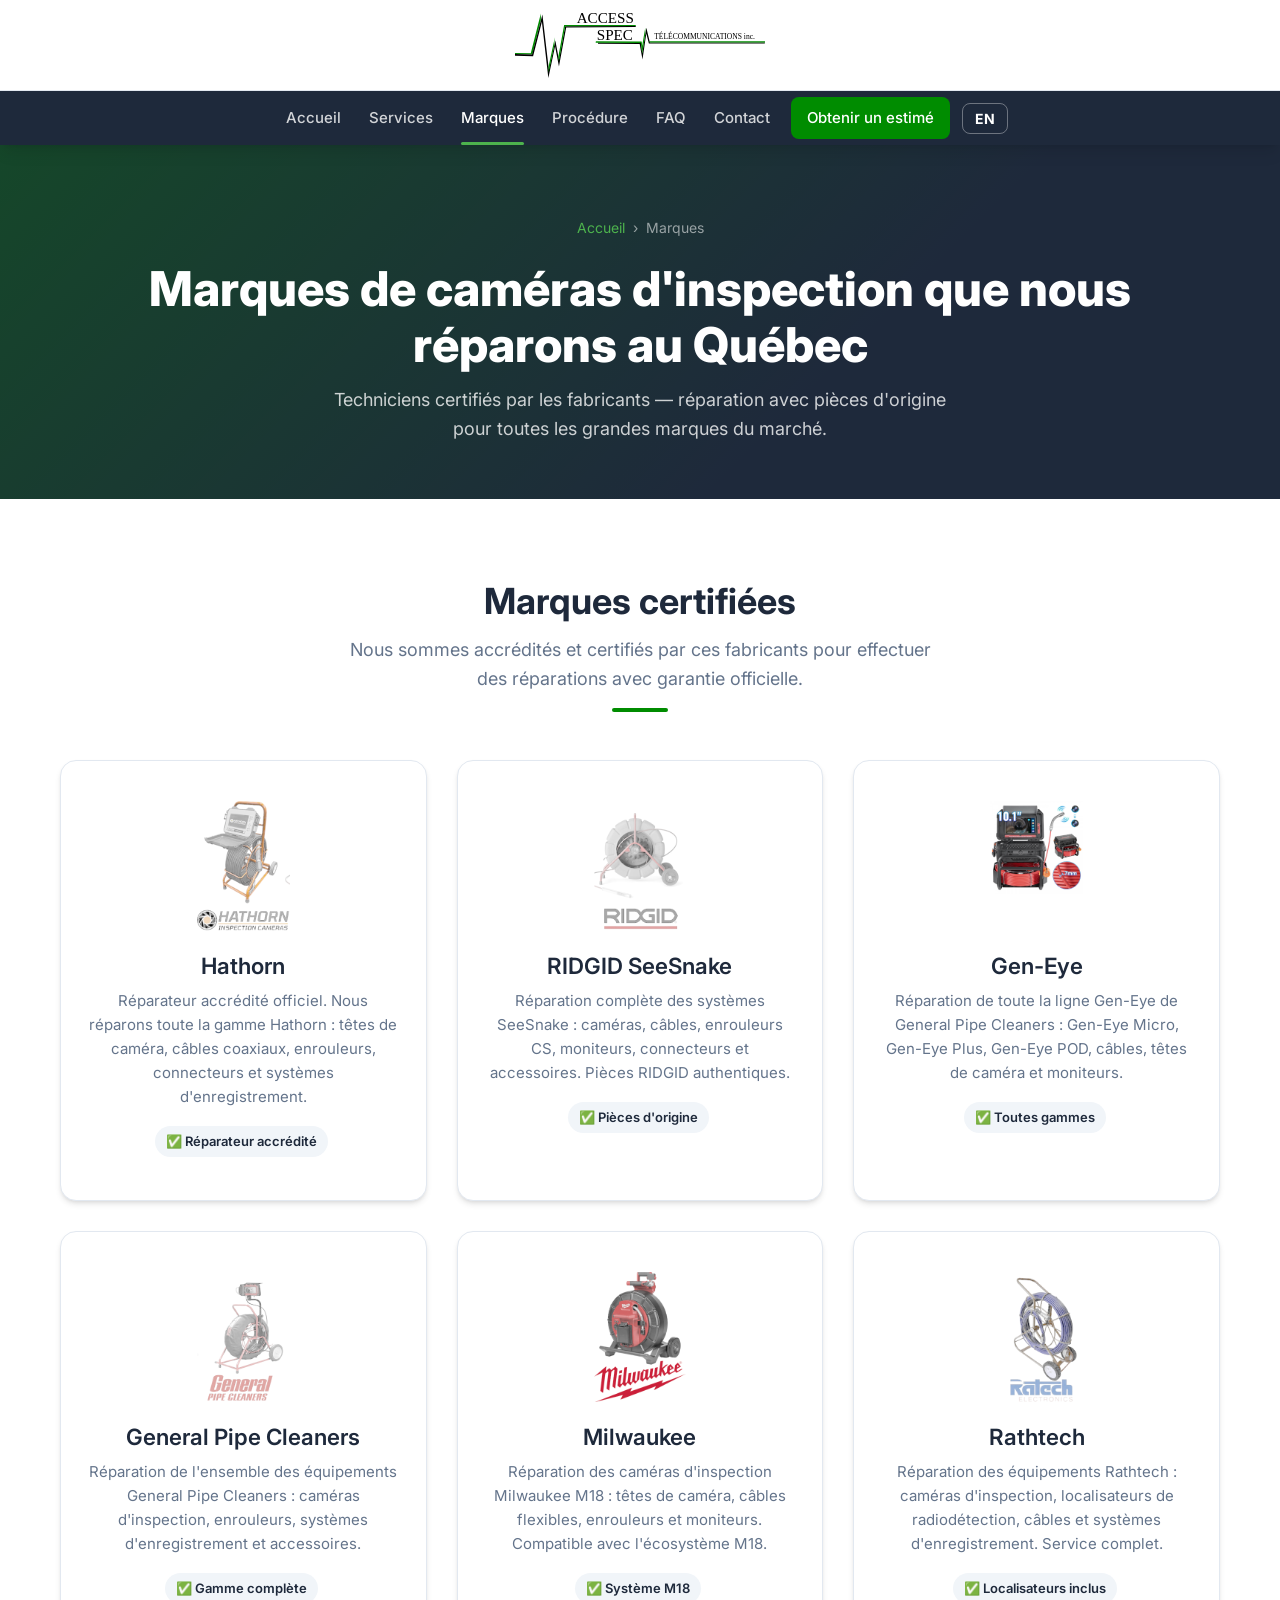
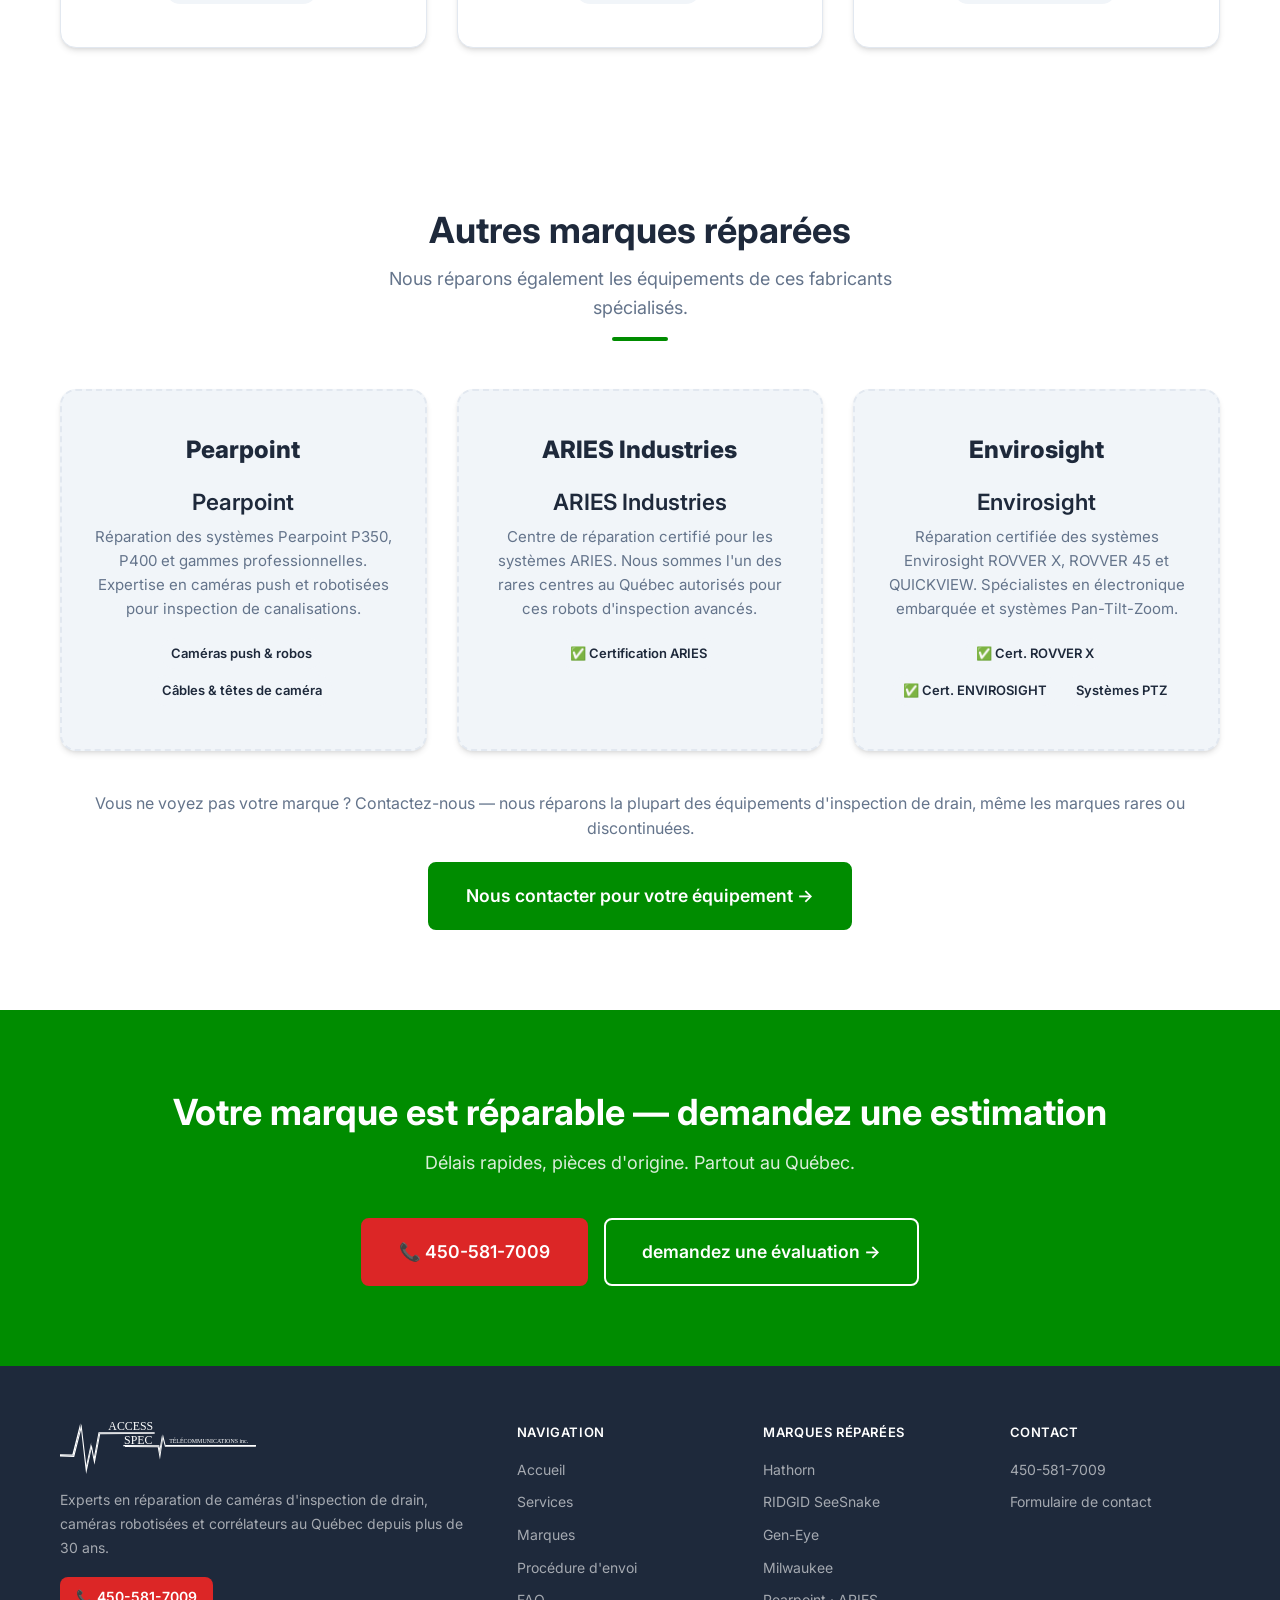
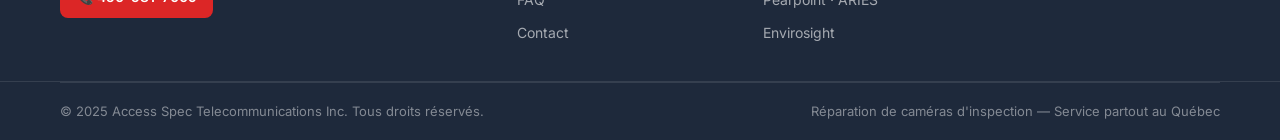
<file: marques.html>
<!DOCTYPE html>
<html lang="fr">
<head>
  <meta charset="UTF-8">
  <meta name="viewport" content="width=device-width, initial-scale=1.0">
  <title>Marques de caméras et robot d'inspection réparées au Québec | Access Spec Telecommunications</title>
  <meta name="description" content="Réparation de caméras d'inspection Hathorn, RIDGID SeeSnake, Gen-Eye, Milwaukee, General Pipe Cleaners, Rathtech, Pearpoint, ARIES, Envirosight au Québec. 450-581-7009.">
  <link rel="canonical" href="https://www.accessspec.com/marques.html">
  <link rel="preconnect" href="https://fonts.googleapis.com">
  <link rel="preconnect" href="https://fonts.gstatic.com" crossorigin>
  <link href="https://fonts.googleapis.com/css2?family=Inter:wght@400;500;600;700;800&display=swap" rel="stylesheet">
  <link rel="stylesheet" href="css/style.css">
</head>
<body>

<a href="tel:4505817009" class="floating-phone" aria-label="Appeler Access Spec au 450-581-7009">📞 450-581-7009</a>

<header class="site-header" id="site-header">
  <div class="header-logo-wrap">
    <a href="index.html" aria-label="Accueil Access Spec Telecommunications">
      <img src="assets/logoAccessSpec.svg" alt="Access Spec Telecommunications Inc." class="site-logo" width="249" height="91">
    </a>
  </div>
  <div class="header-nav">
    <div class="nav-inner">
      <button class="hamburger" id="hamburger" aria-label="Ouvrir le menu de navigation" aria-expanded="false" aria-controls="nav-menu">
        <span></span><span></span><span></span>
      </button>
      <ul class="nav-menu" id="nav-menu" role="list">
        <li><a href="index.html"     class="nav-link" data-i18n="nav-accueil">Accueil</a></li>
        <li><a href="services.html"  class="nav-link" data-i18n="nav-services">Services</a></li>
        <li><a href="marques.html"   class="nav-link" data-i18n="nav-marques">Marques</a></li>
        <li><a href="procedure.html" class="nav-link" data-i18n="nav-proc">Procédure</a></li>
        <li><a href="faq.html"       class="nav-link" data-i18n="nav-faq">FAQ</a></li>
        <li><a href="contact.html"   class="nav-link" data-i18n="nav-contact-simple">Contact</a></li>
        <li><a href="contact.html"   class="nav-link cta-nav" data-i18n="nav-contact">Obtenir un estimé</a></li>
        <li><button class="lang-btn" id="lang-btn" aria-label="Switch to English">EN</button></li>
      </ul>
    </div>
  </div>
</header>

<main>

  <section class="page-hero">
    <div class="page-hero-content container">
      <nav class="breadcrumb" aria-label="Fil d'Ariane">
        <a href="index.html" data-i18n="nav-accueil">Accueil</a>
        <span aria-hidden="true">›</span>
        <span data-i18n="nav-marques">Marques</span>
      </nav>
      <h1 data-i18n="brands-page-h1">Marques de caméras d'inspection que nous réparons au Québec</h1>
      <p data-i18n="brands-page-sub">Techniciens certifiés par les fabricants — réparation avec pièces d'origine pour toutes les grandes marques du marché.</p>
    </div>
  </section>

  <!-- MARQUES AVEC LOGOS -->
  <section class="section">
    <div class="container">
      <div class="section-title fade-in">
        <h2 data-i18n="brands-cert-h2">Marques certifiées</h2>
        <p data-i18n="brands-cert-sub">Nous sommes accrédités et certifiés par ces fabricants pour effectuer des réparations avec garantie officielle.</p>
        <span class="accent-bar"></span>
      </div>
      <div class="brands-grid-lg">

        <article class="brand-card-lg fade-in fade-in-d1">
          <img src="assets/marque-hathorn-250x350.png" alt="Logo Hathorn — caméras d'inspection drain" loading="lazy" width="250" height="350">
          <h3>Hathorn</h3>
          <p data-i18n="brand-hathorn-p">Réparateur accrédité officiel. Nous réparons toute la gamme Hathorn : têtes de caméra, câbles coaxiaux, enrouleurs, connecteurs et systèmes d'enregistrement.</p>
          <div style="margin-top:14px;">
            <span class="svc-badge" data-i18n="brand-hathorn-b">✅ Réparateur accrédité</span>
          </div>
        </article>

        <article class="brand-card-lg fade-in fade-in-d2">
          <img src="assets/marque-ridgid-250x350.png" alt="Logo RIDGID SeeSnake — caméras d'inspection réparées" loading="lazy" width="250" height="350">
          <h3>RIDGID SeeSnake</h3>
          <p data-i18n="brand-ridgid-p">Réparation complète des systèmes SeeSnake : caméras, câbles, enrouleurs CS, moniteurs, connecteurs et accessoires. Pièces RIDGID authentiques.</p>
          <div style="margin-top:14px;">
            <span class="svc-badge" data-i18n="brand-ridgid-b">✅ Pièces d'origine</span>
          </div>
        </article>

        <article class="brand-card-lg fade-in fade-in-d3">
          <img src="assets/marque-general-pipes-cleaner-gen-eye-250x350.png" alt="Logo Gen-Eye — caméras d'inspection réparées" loading="lazy" width="250" height="350">
          <h3>Gen-Eye</h3>
          <p data-i18n="brand-geneye-p">Réparation de toute la ligne Gen-Eye de General Pipe Cleaners : Gen-Eye Micro, Gen-Eye Plus, Gen-Eye POD, câbles, têtes de caméra et moniteurs.</p>
          <div style="margin-top:14px;">
            <span class="svc-badge" data-i18n="brand-geneye-b">✅ Toutes gammes</span>
          </div>
        </article>

        <article class="brand-card-lg fade-in fade-in-d1">
          <img src="assets/marque-general-pipes-cleaner-250x350.png" alt="Logo General Pipe Cleaners — équipements réparés" loading="lazy" width="250" height="350">
          <h3>General Pipe Cleaners</h3>
          <p data-i18n="brand-gpc-p">Réparation de l'ensemble des équipements General Pipe Cleaners : caméras d'inspection, enrouleurs, systèmes d'enregistrement et accessoires.</p>
          <div style="margin-top:14px;">
            <span class="svc-badge" data-i18n="brand-gpc-b">✅ Gamme complète</span>
          </div>
        </article>

        <article class="brand-card-lg fade-in fade-in-d2">
          <img src="assets/marque-milwaukee-250x350.png" alt="Logo Milwaukee — caméras d'inspection réparées" loading="lazy" width="250" height="350">
          <h3>Milwaukee</h3>
          <p data-i18n="brand-milwaukee-p">Réparation des caméras d'inspection Milwaukee M18 : têtes de caméra, câbles flexibles, enrouleurs et moniteurs. Compatible avec l'écosystème M18.</p>
          <div style="margin-top:14px;">
            <span class="svc-badge" data-i18n="brand-milwaukee-b">✅ Système M18</span>
          </div>
        </article>

        <article class="brand-card-lg fade-in fade-in-d3">
          <img src="assets/marque-rathech-250x350.png" alt="Logo Rathtech — équipements réparés" loading="lazy" width="250" height="350">
          <h3>Rathtech</h3>
          <p data-i18n="brand-rathtech-p">Réparation des équipements Rathtech : caméras d'inspection, localisateurs de radiodétection, câbles et systèmes d'enregistrement. Service complet.</p>
          <div style="margin-top:14px;">
            <span class="svc-badge" data-i18n="brand-rathtech-b">✅ Localisateurs inclus</span>
          </div>
        </article>

      </div>
    </div>
  </section>

  <!-- MARQUES SANS LOGO -->
  <section class="section bg-light">
    <div class="container">
      <div class="section-title fade-in">
        <h2 data-i18n="brands-other-h2">Autres marques réparées</h2>
        <p data-i18n="brands-other-sub">Nous réparons également les équipements de ces fabricants spécialisés.</p>
        <span class="accent-bar"></span>
      </div>
      <div class="brands-grid-lg">

        <article class="brand-card-lg brand-card-text fade-in fade-in-d1">
          <div class="brand-text-logo">Pearpoint</div>
          <h3>Pearpoint</h3>
          <p data-i18n="brand-pearpoint-p">Réparation des systèmes Pearpoint P350, P400 et gammes professionnelles. Expertise en caméras push et robotisées pour inspection de canalisations.</p>
          <div style="margin-top:14px;">
            <span class="svc-badge" data-i18n="brand-pearpoint-b1">Caméras push &amp; robos</span>
            <span class="svc-badge" data-i18n="brand-pearpoint-b2">Câbles &amp; têtes de caméra</span>
          </div>
        </article>

        <article class="brand-card-lg brand-card-text fade-in fade-in-d2">
          <div class="brand-text-logo">ARIES Industries</div>
          <h3>ARIES Industries</h3>
          <p data-i18n="brand-aries-p">Centre de réparation certifié pour les systèmes ARIES. Nous sommes l'un des rares centres au Québec autorisés pour ces robots d'inspection avancés.</p>
          <div style="margin-top:14px;">
            <span class="svc-badge" data-i18n="brand-aries-b">✅ Certification ARIES</span>
          </div>
        </article>

        <article class="brand-card-lg brand-card-text fade-in fade-in-d3">
          <div class="brand-text-logo">Envirosight</div>
          <h3>Envirosight</h3>
          <p data-i18n="brand-enviro-p">Réparation certifiée des systèmes Envirosight ROVVER X, ROVVER 45 et QUICKVIEW. Spécialistes en électronique embarquée et systèmes Pan-Tilt-Zoom.</p>
          <div style="margin-top:14px;">
            <span class="svc-badge" data-i18n="brand-enviro-b1">✅ Cert. ROVVER X</span>
            <span class="svc-badge" data-i18n="brand-enviro-b2">✅ Cert. ENVIROSIGHT</span>
            <span class="svc-badge" data-i18n="brand-enviro-b3">Systèmes PTZ</span>
          </div>
        </article>

      </div>

      <div class="text-center" style="margin-top:40px;">
        <p style="color:var(--text-light); font-size:1rem; margin-bottom:20px;" data-i18n="brands-not-listed">
          Vous ne voyez pas votre marque ? Contactez-nous — nous réparons la plupart des équipements d'inspection de drain, même les marques rares ou discontinuées.
        </p>
        <a href="contact.html?type=reparabilite" class="btn btn-primary btn-lg" aria-label="Contacter Access Spec pour votre marque" data-i18n="brands-not-btn">Nous contacter pour votre équipement →</a>
      </div>
    </div>
  </section>

  <!-- CTA -->
  <section class="cta-section" aria-labelledby="brands-cta">
    <div class="container">
      <h2 id="brands-cta" data-i18n="brands-cta-h2">Votre marque est réparable — demandez une estimation</h2>
      <p data-i18n="brands-cta-p">Délais rapides, pièces d'origine. Partout au Québec.</p>
      <div class="cta-buttons">
        <a href="tel:4505817009" class="btn btn-phone btn-lg" aria-label="Appeler Access Spec">📞 450-581-7009</a>
        <a href="contact.html?type=reparabilite" class="btn btn-outline btn-lg" aria-label="Envoyer une demande" data-i18n="brands-cta-btn">demandez une évaluation →</a>
      </div>
    </div>
  </section>

</main>

<footer class="site-footer" role="contentinfo">
  <div class="container">
    <div class="footer-main">
      <div class="footer-brand">
        <img src="assets/logoAccessSpec.svg" alt="Access Spec Telecommunications Inc." width="160" height="52" loading="lazy">
        <p data-i18n="ft-tagline">Experts en réparation de caméras d'inspection de drain, caméras robotisées et corrélateurs au Québec depuis plus de 30 ans.</p>
        <a href="tel:4505817009" class="footer-phone" aria-label="Appeler Access Spec">📞 450-581-7009</a>
      </div>
      <div class="footer-col">
        <h4 data-i18n="ft-nav-title">Navigation</h4>
        <ul>
          <li><a href="index.html"     data-i18n="ft-nav-home">Accueil</a></li>
          <li><a href="services.html"  data-i18n="ft-nav-services">Services</a></li>
          <li><a href="marques.html"   data-i18n="ft-nav-brands">Marques</a></li>
          <li><a href="procedure.html" data-i18n="ft-nav-proc">Procédure d'envoi</a></li>
          <li><a href="faq.html"       data-i18n="ft-nav-faq">FAQ</a></li>
          <li><a href="contact.html"   data-i18n="ft-nav-contact">Contact</a></li>
        </ul>
      </div>
      <div class="footer-col">
        <h4 data-i18n="ft-brands-col-title">Marques réparées</h4>
        <ul>
          <li><a href="marques.html">Hathorn</a></li>
          <li><a href="marques.html">RIDGID SeeSnake</a></li>
          <li><a href="marques.html">Gen-Eye</a></li>
          <li><a href="marques.html">Milwaukee</a></li>
          <li><a href="marques.html">Pearpoint · ARIES</a></li>
          <li><a href="marques.html">Envirosight</a></li>
        </ul>
      </div>
      <div class="footer-col">
        <h4 data-i18n="ft-contact-title">Contact</h4>
        <ul>
          <li><a href="tel:4505817009">450-581-7009</a></li>
          <!--li><a href="mailto:info@accessspec.com">info@accessspec.com</a></!--li-->
          <li><a href="contact.html" data-i18n="ft-contact-form">Formulaire de contact</a></li>
        </ul>
      </div>
    </div>
  </div>
  <div style="border-top: 1px solid rgba(255,255,255,.1);">
    <div class="container">
      <div class="footer-bottom">
        <span data-i18n="ft-copy">© 2025 Access Spec Telecommunications Inc. Tous droits réservés.</span>
        <span data-i18n="ft-bottom">Réparation de caméras d'inspection — Service partout au Québec</span>
      </div>
    </div>
  </div>
</footer>

<script src="js/main.js"></script>
</body>
</html>
</file>
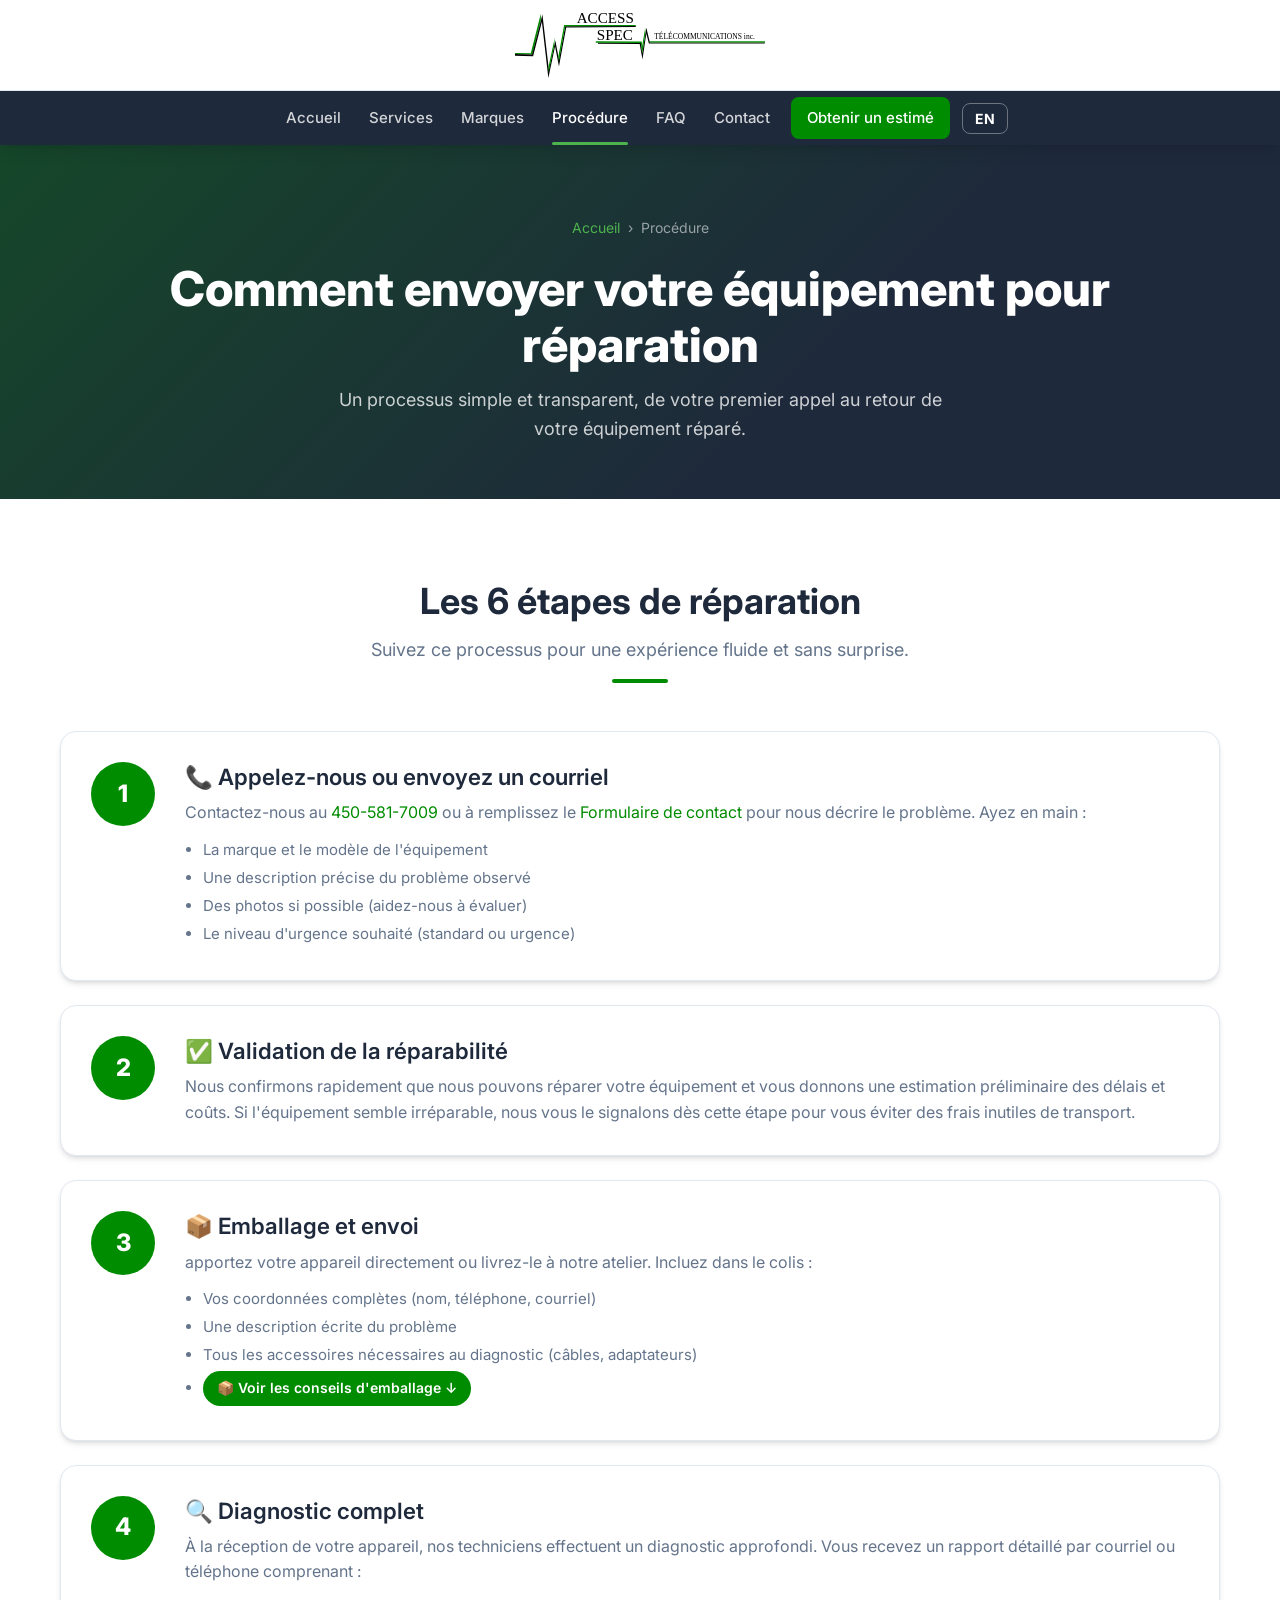
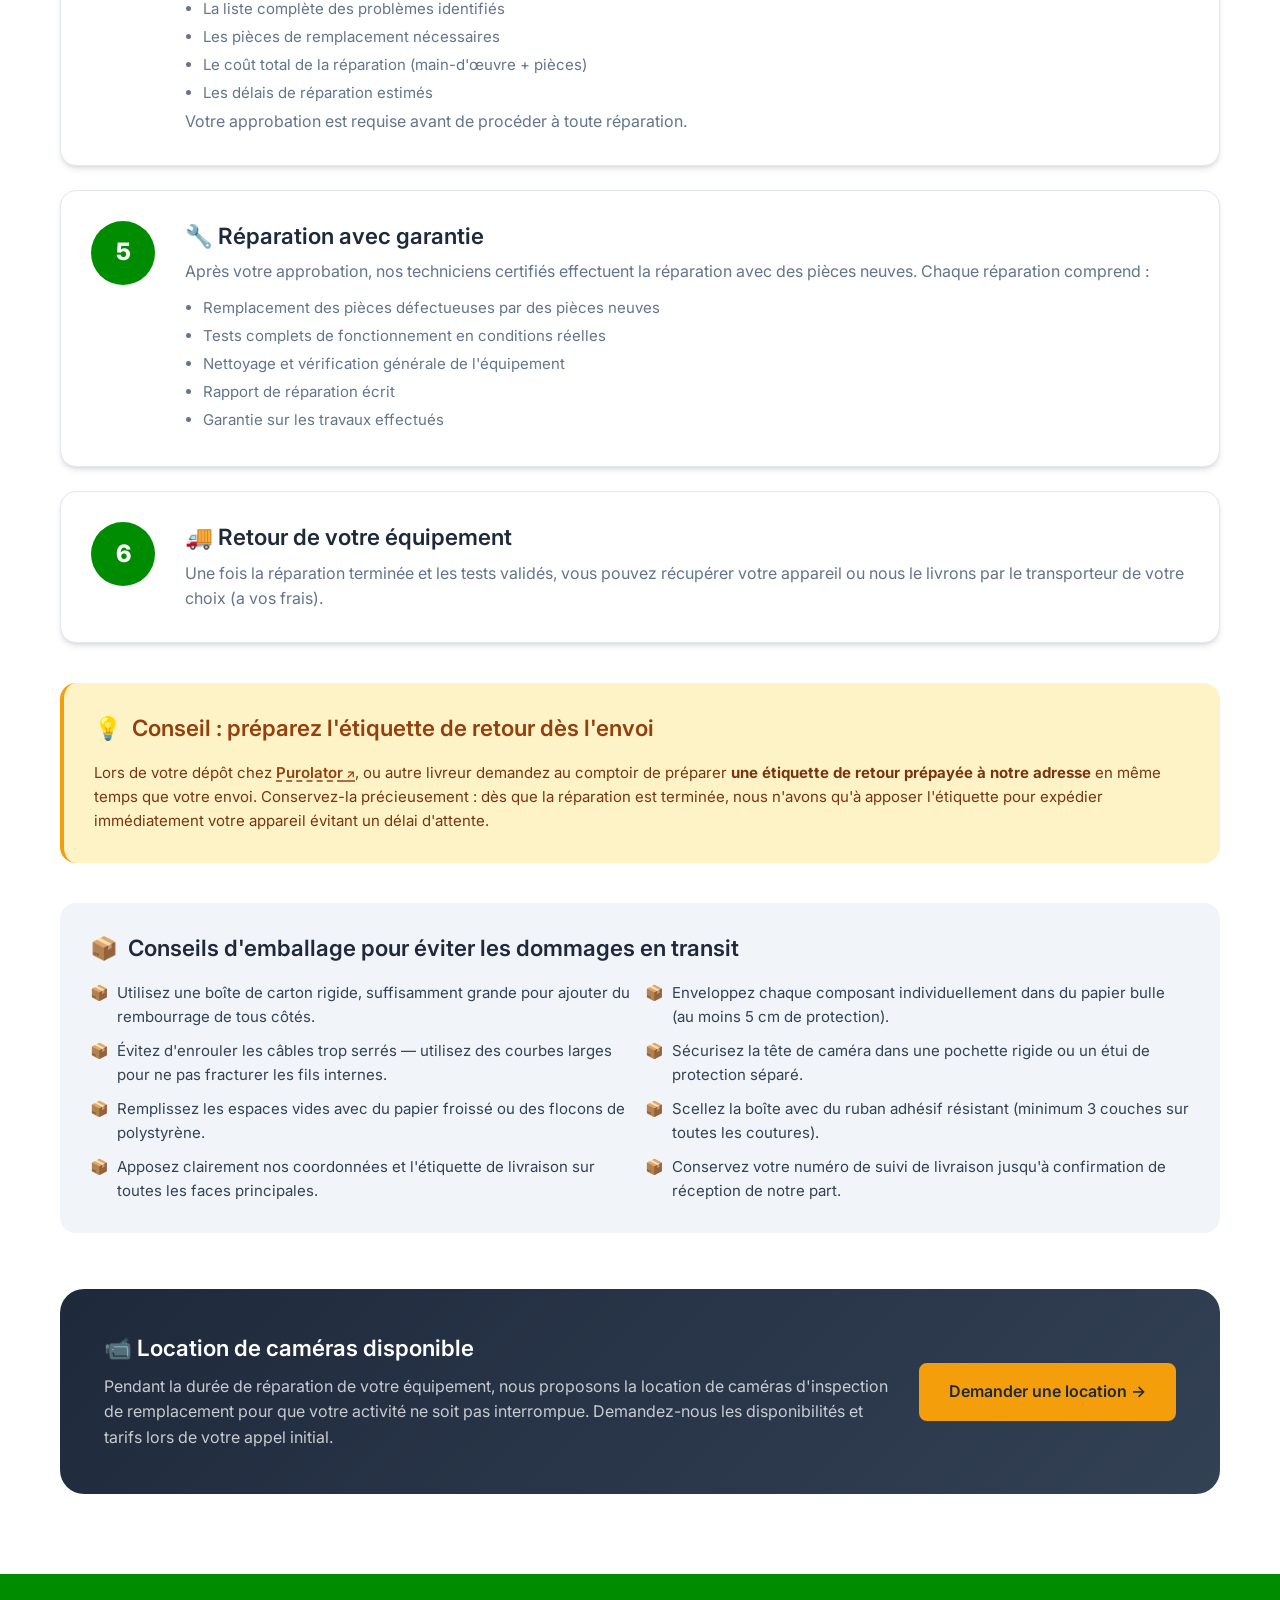
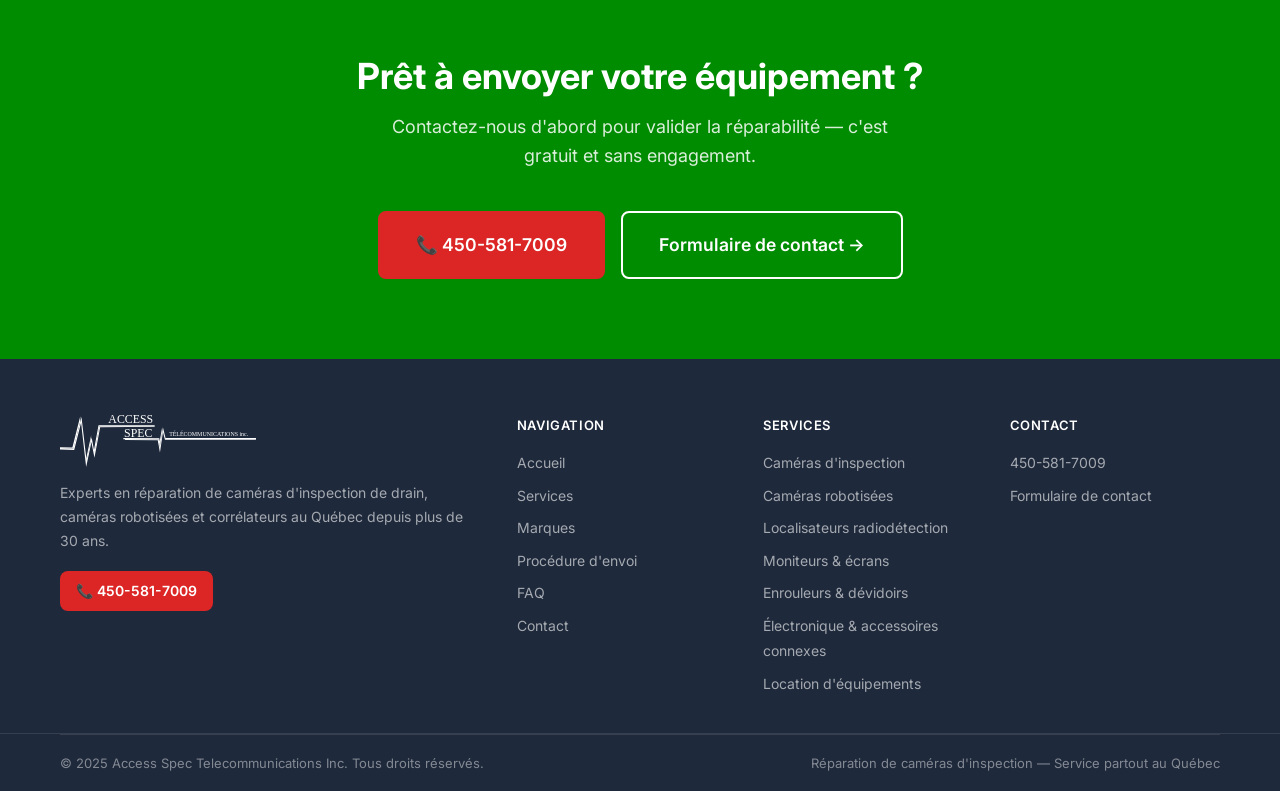
<file: procedure.html>
<!DOCTYPE html>
<html lang="fr">
<head>
  <meta charset="UTF-8">
  <meta name="viewport" content="width=device-width, initial-scale=1.0">
  <title>Procédure d'envoi pour réparation — Access Spec Telecommunications | Québec</title>
  <meta name="description" content="Comment envoyer votre caméra d'inspection pour réparation chez Access Spec : étapes, emballage, Purolator. Service partout au Québec — 450-581-7009.">
  <link rel="canonical" href="https://www.accessspec.com/procedure.html">
  <link rel="preconnect" href="https://fonts.googleapis.com">
  <link rel="preconnect" href="https://fonts.gstatic.com" crossorigin>
  <link href="https://fonts.googleapis.com/css2?family=Inter:wght@400;500;600;700;800&display=swap" rel="stylesheet">
  <link rel="stylesheet" href="css/style.css">
  <style>
    .rental-box, .packaging-tips { scroll-margin-top: 155px; }
    @media (max-width: 768px) { .rental-box, .packaging-tips { scroll-margin-top: 85px; } }
    .link-external {
      font-weight: 600;
      text-decoration: underline;
      text-decoration-style: dashed;
      text-underline-offset: 3px;
      transition: opacity .15s ease;
    }
    .link-external::after {
      content: ' ↗';
      font-size: .8em;
      font-style: normal;
    }
    .link-external:hover { opacity: .75; }
  </style>
</head>
<body>

<a href="tel:4505817009" class="floating-phone" aria-label="Appeler Access Spec au 450-581-7009">📞 450-581-7009</a>

<header class="site-header" id="site-header">
  <div class="header-logo-wrap">
    <a href="index.html" aria-label="Accueil Access Spec Telecommunications">
      <img src="assets/logoAccessSpec.svg" alt="Access Spec Telecommunications Inc." class="site-logo" width="249" height="91">
    </a>
  </div>
  <div class="header-nav">
    <div class="nav-inner">
      <button class="hamburger" id="hamburger" aria-label="Ouvrir le menu de navigation" aria-expanded="false" aria-controls="nav-menu">
        <span></span><span></span><span></span>
      </button>
      <ul class="nav-menu" id="nav-menu" role="list">
        <li><a href="index.html"     class="nav-link" data-i18n="nav-accueil">Accueil</a></li>
        <li><a href="services.html"  class="nav-link" data-i18n="nav-services">Services</a></li>
        <li><a href="marques.html"   class="nav-link" data-i18n="nav-marques">Marques</a></li>
        <li><a href="procedure.html" class="nav-link" data-i18n="nav-proc">Procédure</a></li>
        <li><a href="faq.html"       class="nav-link" data-i18n="nav-faq">FAQ</a></li>
        <li><a href="contact.html"   class="nav-link" data-i18n="nav-contact-simple">Contact</a></li>
        <li><a href="contact.html"   class="nav-link cta-nav" data-i18n="nav-contact">Obtenir un estimé</a></li>
        <li><button class="lang-btn" id="lang-btn" aria-label="Switch to English">EN</button></li>
      </ul>
    </div>
  </div>
</header>

<main>

  <section class="page-hero">
    <div class="page-hero-content container">
      <nav class="breadcrumb" aria-label="Fil d'Ariane">
        <a href="index.html" data-i18n="nav-accueil">Accueil</a>
        <span aria-hidden="true">›</span>
        <span data-i18n="nav-proc">Procédure</span>
      </nav>
      <h1 data-i18n="proc-page-h1">Comment envoyer votre équipement pour réparation</h1>
      <p data-i18n="proc-page-sub">Un processus simple et transparent, de votre premier appel au retour de votre équipement réparé.</p>
    </div>
  </section>

  <!-- 6 ÉTAPES -->
  <section class="section">
    <div class="container">
      <div class="section-title fade-in">
        <h2 data-i18n="proc-steps-h2">Les 6 étapes de réparation</h2>
        <p data-i18n="proc-steps-sub">Suivez ce processus pour une expérience fluide et sans surprise.</p>
        <span class="accent-bar"></span>
      </div>

      <div class="proc-steps">

        <div class="proc-step fade-in">
          <div class="step-num" aria-hidden="true">1</div>
          <div class="step-content">
            <h3 data-i18n="proc-s1-h3">📞 Appelez-nous ou envoyez un courriel</h3>
            <p data-i18n="proc-s1-p">Contactez-nous au <a href="tel:4505817009" style="color:var(--primary)">450-581-7009</a> ou à remplissez le <a href="contact.html" data-i18n="ft-contact-form" style="color:var(--primary)">Formulaire de contact</a> pour nous décrire le problème. Ayez en main :</p>
            <ul>
              <li data-i18n="proc-s1-l1">La marque et le modèle de l'équipement</li>
              <li data-i18n="proc-s1-l2">Une description précise du problème observé</li>
              <li data-i18n="proc-s1-l3">Des photos si possible (aidez-nous à évaluer)</li>
              <li data-i18n="proc-s1-l4">Le niveau d'urgence souhaité (standard ou urgence)</li>
            </ul>
          </div>
        </div>

        <div class="proc-step fade-in">
          <div class="step-num" aria-hidden="true">2</div>
          <div class="step-content">
            <h3 data-i18n="proc-s2-h3">✅ Validation de la réparabilité</h3>
            <p data-i18n="proc-s2-p">Nous confirmons rapidement que nous pouvons réparer votre équipement et vous donnons une estimation préliminaire des délais et coûts. Si l'équipement semble irréparable, nous vous le signalons dès cette étape pour vous éviter des frais inutiles de transport.</p>
          </div>
        </div>

        <div class="proc-step fade-in">
          <div class="step-num" aria-hidden="true">3</div>
          <div class="step-content">
            <h3 data-i18n="proc-s3-h3">📦 Emballage et envoi</h3>
            <p data-i18n="proc-s3-p">apportez votre appareil directement ou livrez-le à notre atelier. Incluez dans le colis :</p>
            <ul>
              <li data-i18n="proc-s3-l1">Vos coordonnées complètes (nom, téléphone, courriel)</li>
              <li data-i18n="proc-s3-l2">Une description écrite du problème</li>
              <li data-i18n="proc-s3-l3">Tous les accessoires nécessaires au diagnostic (câbles, adaptateurs)</li>
              <li>
                <a href="#conseils-emballage" style="
                  display: inline-flex; align-items: center; gap: 6px;
                  color: var(--white); background: var(--primary);
                  padding: 6px 14px; border-radius: var(--radius-full);
                  font-weight: 600; font-size: .875rem;
                  text-decoration: none; transition: background .15s ease;
                " onmouseover="this.style.background='var(--primary-dark)'" onmouseout="this.style.background='var(--primary)'"
                  data-i18n="proc-s3-btn">
                  📦 Voir les conseils d'emballage ↓
                </a>
              </li>
            </ul>
          </div>
        </div>

        <div class="proc-step fade-in">
          <div class="step-num" aria-hidden="true">4</div>
          <div class="step-content">
            <h3 data-i18n="proc-s4-h3">🔍 Diagnostic complet</h3>
            <p data-i18n="proc-s4-p1">À la réception de votre appareil, nos techniciens effectuent un diagnostic approfondi. Vous recevez un rapport détaillé par courriel ou téléphone comprenant :</p>
            <ul>
              <li data-i18n="proc-s4-l1">La liste complète des problèmes identifiés</li>
              <li data-i18n="proc-s4-l2">Les pièces de remplacement nécessaires</li>
              <li data-i18n="proc-s4-l3">Le coût total de la réparation (main-d'œuvre + pièces)</li>
              <li data-i18n="proc-s4-l4">Les délais de réparation estimés</li>
            </ul>
            <p data-i18n="proc-s4-p2">Votre approbation est requise avant de procéder à toute réparation.</p>
          </div>
        </div>

        <div class="proc-step fade-in">
          <div class="step-num" aria-hidden="true">5</div>
          <div class="step-content">
            <h3 data-i18n="proc-s5-h3">🔧 Réparation avec garantie</h3>
            <p data-i18n="proc-s5-p">Après votre approbation, nos techniciens certifiés effectuent la réparation avec des pièces neuves. Chaque réparation comprend :</p>
            <ul>
              <li data-i18n="proc-s5-l1">Remplacement des pièces défectueuses par des pièces neuves</li>
              <li data-i18n="proc-s5-l2">Tests complets de fonctionnement en conditions réelles</li>
              <li data-i18n="proc-s5-l3">Nettoyage et vérification générale de l'équipement</li>
              <li data-i18n="proc-s5-l4">Rapport de réparation écrit</li>
              <li data-i18n="proc-s5-l5">Garantie sur les travaux effectués</li>
            </ul>
          </div>
        </div>

        <div class="proc-step fade-in">
          <div class="step-num" aria-hidden="true">6</div>
          <div class="step-content">
            <h3 data-i18n="proc-s6-h3">🚚 Retour de votre équipement</h3>
            <p data-i18n="proc-s6-p">Une fois la réparation terminée et les tests validés, vous pouvez récupérer votre appareil ou nous le livrons par le transporteur de votre choix (a vos frais).</p>
          </div>
        </div>

      </div>

      <!-- Conseil étiquette de retour -->
      <div class="packaging-tips fade-in" id="conseils-envoie" style="background: #FEF3C7; border-left: 4px solid var(--cta-urgent); margin-top: 40px;">
        <h3 style="color: #92400E;">
          <span aria-hidden="true">💡</span>
          <span data-i18n="proc-tip-h3">Conseil : préparez l'étiquette de retour dès l'envoi</span>
        </h3>
        <p style="color: #78350F; font-size: .9375rem; line-height: 1.6;" data-i18n="proc-tip-p">
          Lors de votre dépôt chez <a href="https://www.purolator.com/fr/expedition/planifier-et-g%C3%A9rer-une-cueillette" target="_blank" rel="noopener" class="link-external" style="color:#92400E;">Purolator</a>, ou autre livreur demandez au comptoir de préparer <strong>une étiquette de retour prépayée à notre adresse</strong> en même temps que votre envoi. Conservez-la précieusement : dès que la réparation est terminée, nous n'avons qu'à apposer l'étiquette pour expédier immédiatement votre appareil évitant un délai d'attente.
        </p>
      </div>

      <!-- Conseils d'emballage -->
      <div class="packaging-tips fade-in" id="conseils-emballage">
        <h3>
          <span aria-hidden="true">📦</span>
          <span data-i18n="proc-pack-h3">Conseils d'emballage pour éviter les dommages en transit</span>
        </h3>
        <ul>
          <li data-i18n="proc-pack-l1"><span aria-hidden="true">📦</span> Utilisez une boîte de carton rigide, suffisamment grande pour ajouter du rembourrage de tous côtés.</li>
          <li data-i18n="proc-pack-l2"><span aria-hidden="true">📦</span> Enveloppez chaque composant individuellement dans du papier bulle (au moins 5 cm de protection).</li>
          <li data-i18n="proc-pack-l3"><span aria-hidden="true">📦</span> Évitez d'enrouler les câbles trop serrés — utilisez des courbes larges pour ne pas fracturer les fils internes.</li>
          <li data-i18n="proc-pack-l4"><span aria-hidden="true">📦</span> Sécurisez la tête de caméra dans une pochette rigide ou un étui de protection séparé.</li>
          <li data-i18n="proc-pack-l5"><span aria-hidden="true">📦</span> Remplissez les espaces vides avec du papier froissé ou des flocons de polystyrène.</li>
          <li data-i18n="proc-pack-l6"><span aria-hidden="true">📦</span> Scellez la boîte avec du ruban adhésif résistant (minimum 3 couches sur toutes les coutures).</li>
          <li data-i18n="proc-pack-l7"><span aria-hidden="true">📦</span> Apposez clairement nos coordonnées et l'étiquette de livraison sur toutes les faces principales.</li>
          <li data-i18n="proc-pack-l8"><span aria-hidden="true">📦</span> Conservez votre numéro de suivi de livraison jusqu'à confirmation de réception de notre part.</li>
        </ul>
      </div>

      <!-- Location d'équipements -->
      <div class="rental-box fade-in" id="location">
        <div>
          <h3 data-i18n="proc-loc-h3">📹 Location de caméras disponible</h3>
          <p data-i18n="proc-loc-p">Pendant la durée de réparation de votre équipement, nous proposons la location de caméras d'inspection de remplacement pour que votre activité ne soit pas interrompue. Demandez-nous les disponibilités et tarifs lors de votre appel initial.</p>
        </div>
        <div>
          <a href="contact.html" class="btn btn-urgent" aria-label="Demander la disponibilité d'une caméra en location" data-i18n="proc-loc-btn">Demander une location →</a>
        </div>
      </div>

    </div>
  </section>

  <!-- CTA -->
  <section class="cta-section" aria-labelledby="proc-cta">
    <div class="container">
      <h2 id="proc-cta" data-i18n="proc-cta-h2">Prêt à envoyer votre équipement ?</h2>
      <p data-i18n="proc-cta-p">Contactez-nous d'abord pour valider la réparabilité — c'est gratuit et sans engagement.</p>
      <div class="cta-buttons">
        <a href="tel:4505817009" class="btn btn-phone btn-lg" aria-label="Appeler Access Spec">📞 450-581-7009</a>
        <a href="contact.html?type=reparabilite" class="btn btn-outline btn-lg" aria-label="Formulaire de contact" data-i18n="proc-cta-form">Formulaire de contact →</a>
      </div>
    </div>
  </section>

</main>

<footer class="site-footer" role="contentinfo">
  <div class="container">
    <div class="footer-main">
      <div class="footer-brand">
        <img src="assets/logoAccessSpec.svg" alt="Access Spec Telecommunications Inc." width="160" height="52" loading="lazy">
        <p data-i18n="ft-tagline">Experts en réparation de caméras d'inspection de drain, caméras robotisées et corrélateurs au Québec depuis plus de 30 ans.</p>
        <a href="tel:4505817009" class="footer-phone" aria-label="Appeler Access Spec">📞 450-581-7009</a>
      </div>
      <div class="footer-col">
        <h4 data-i18n="ft-nav-title">Navigation</h4>
        <ul>
          <li><a href="index.html"     data-i18n="ft-nav-home">Accueil</a></li>
          <li><a href="services.html"  data-i18n="ft-nav-services">Services</a></li>
          <li><a href="marques.html"   data-i18n="ft-nav-brands">Marques</a></li>
          <li><a href="procedure.html" data-i18n="ft-nav-proc">Procédure d'envoi</a></li>
          <li><a href="faq.html"       data-i18n="ft-nav-faq">FAQ</a></li>
          <li><a href="contact.html"   data-i18n="ft-nav-contact">Contact</a></li>
        </ul>
      </div>
      <div class="footer-col">
        <h4 data-i18n="ft-svc-title">Services</h4>
        <ul>
          <li><a href="services.html"                    data-i18n="ft-svc-1">Caméras d'inspection</a></li>
          <li><a href="services.html#cameras-robotisees" data-i18n="ft-svc-2">Caméras robotisées</a></li>
          <li><a href="services.html#localisateurs"      data-i18n="ft-svc-3">Localisateurs radiodétection</a></li>
          <li><a href="services.html#moniteurs"          data-i18n="ft-svc-4">Moniteurs &amp; écrans</a></li>
          <li><a href="services.html#enrouleurs"         data-i18n="ft-svc-5">Enrouleurs &amp; dévidoirs</a></li>
          <li><a href="services.html#electronique"       data-i18n="ft-svc-6">Électronique &amp; accessoires connexes</a></li>
          <li><a href="procedure.html#location"          data-i18n="ft-location">Location d'équipements</a></li>
        </ul>
      </div>
      <div class="footer-col">
        <h4 data-i18n="ft-contact-title">Contact</h4>
        <ul>
          <li><a href="tel:4505817009">450-581-7009</a></li>
          <!--li><a href="mailto:info@accessspec.com">info@accessspec.com</a></!--li-->
          <li><a href="contact.html" data-i18n="ft-contact-form">Formulaire de contact</a></li>
        </ul>
      </div>
    </div>
  </div>
  <div style="border-top: 1px solid rgba(255,255,255,.1);">
    <div class="container">
      <div class="footer-bottom">
        <span data-i18n="ft-copy">© 2025 Access Spec Telecommunications Inc. Tous droits réservés.</span>
        <span data-i18n="ft-bottom">Réparation de caméras d'inspection — Service partout au Québec</span>
      </div>
    </div>
  </div>
</footer>

<script src="js/main.js"></script>
</body>
</html>
</file>
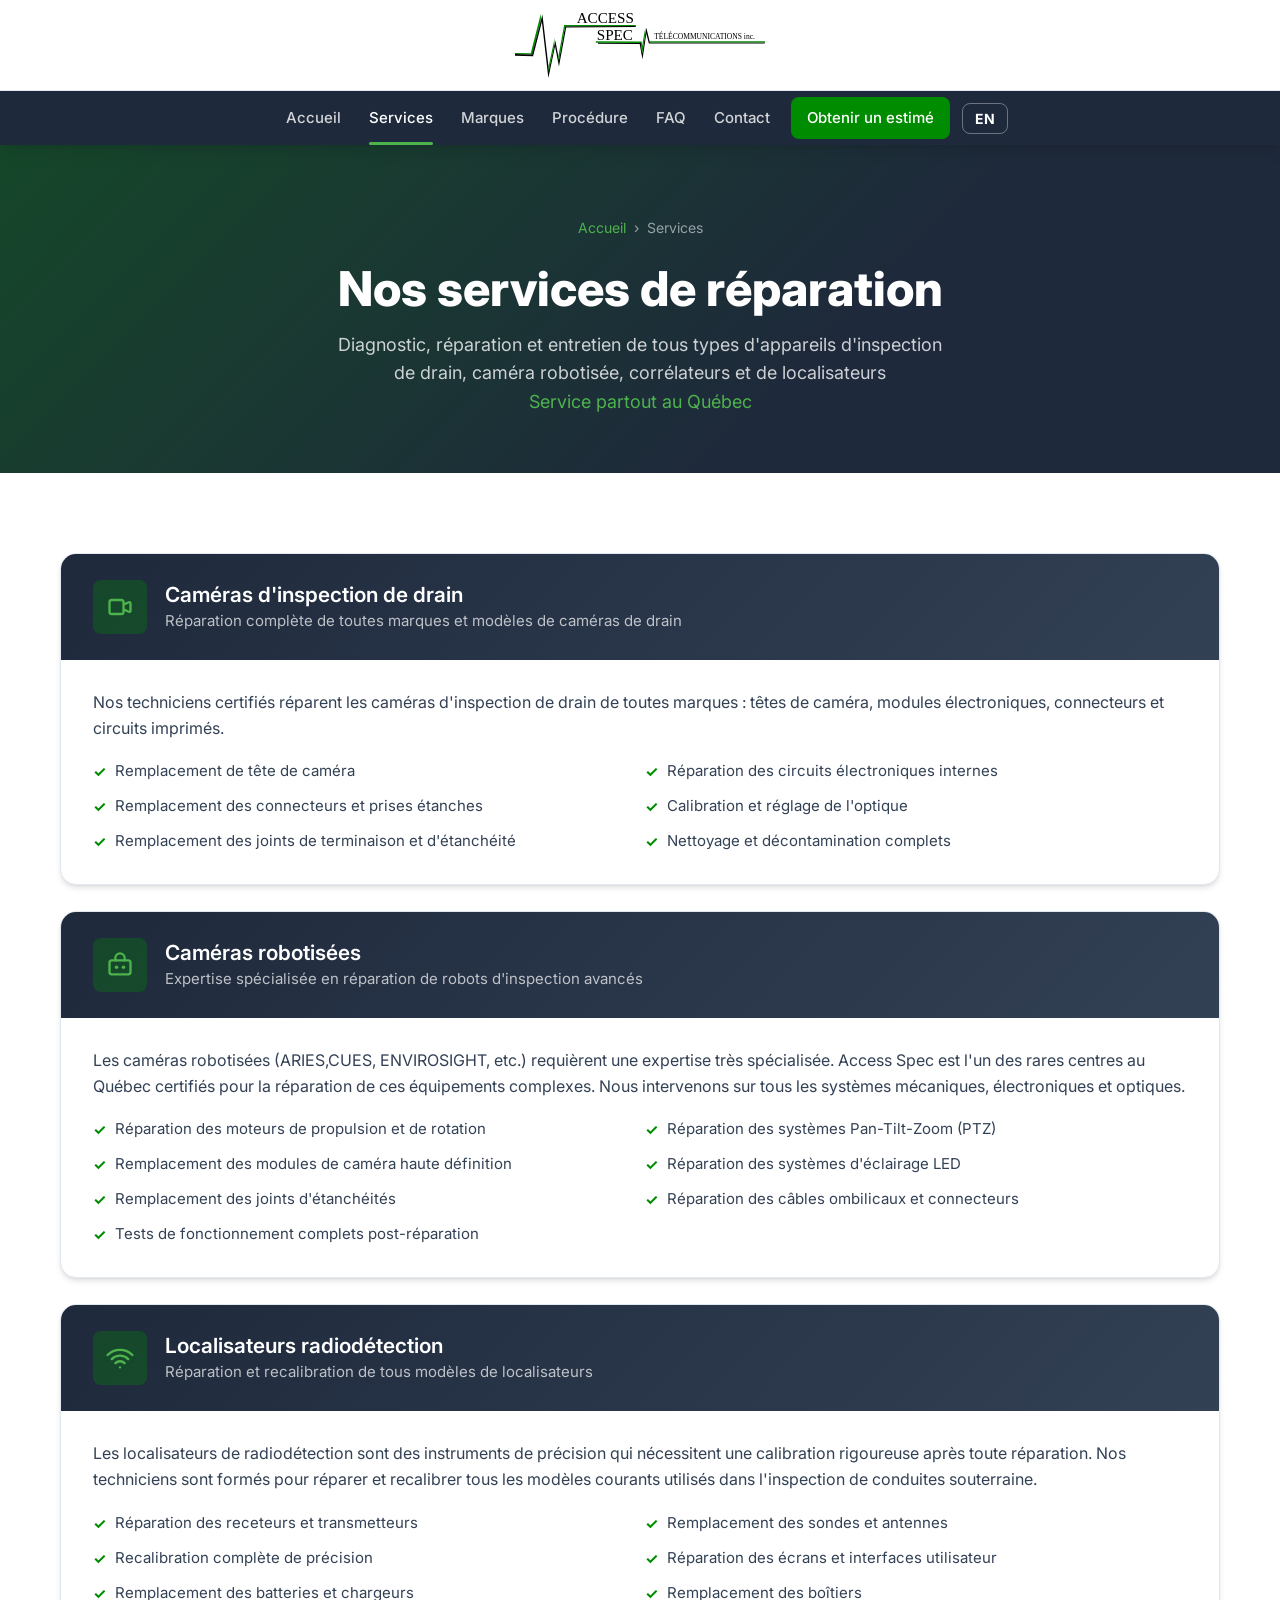
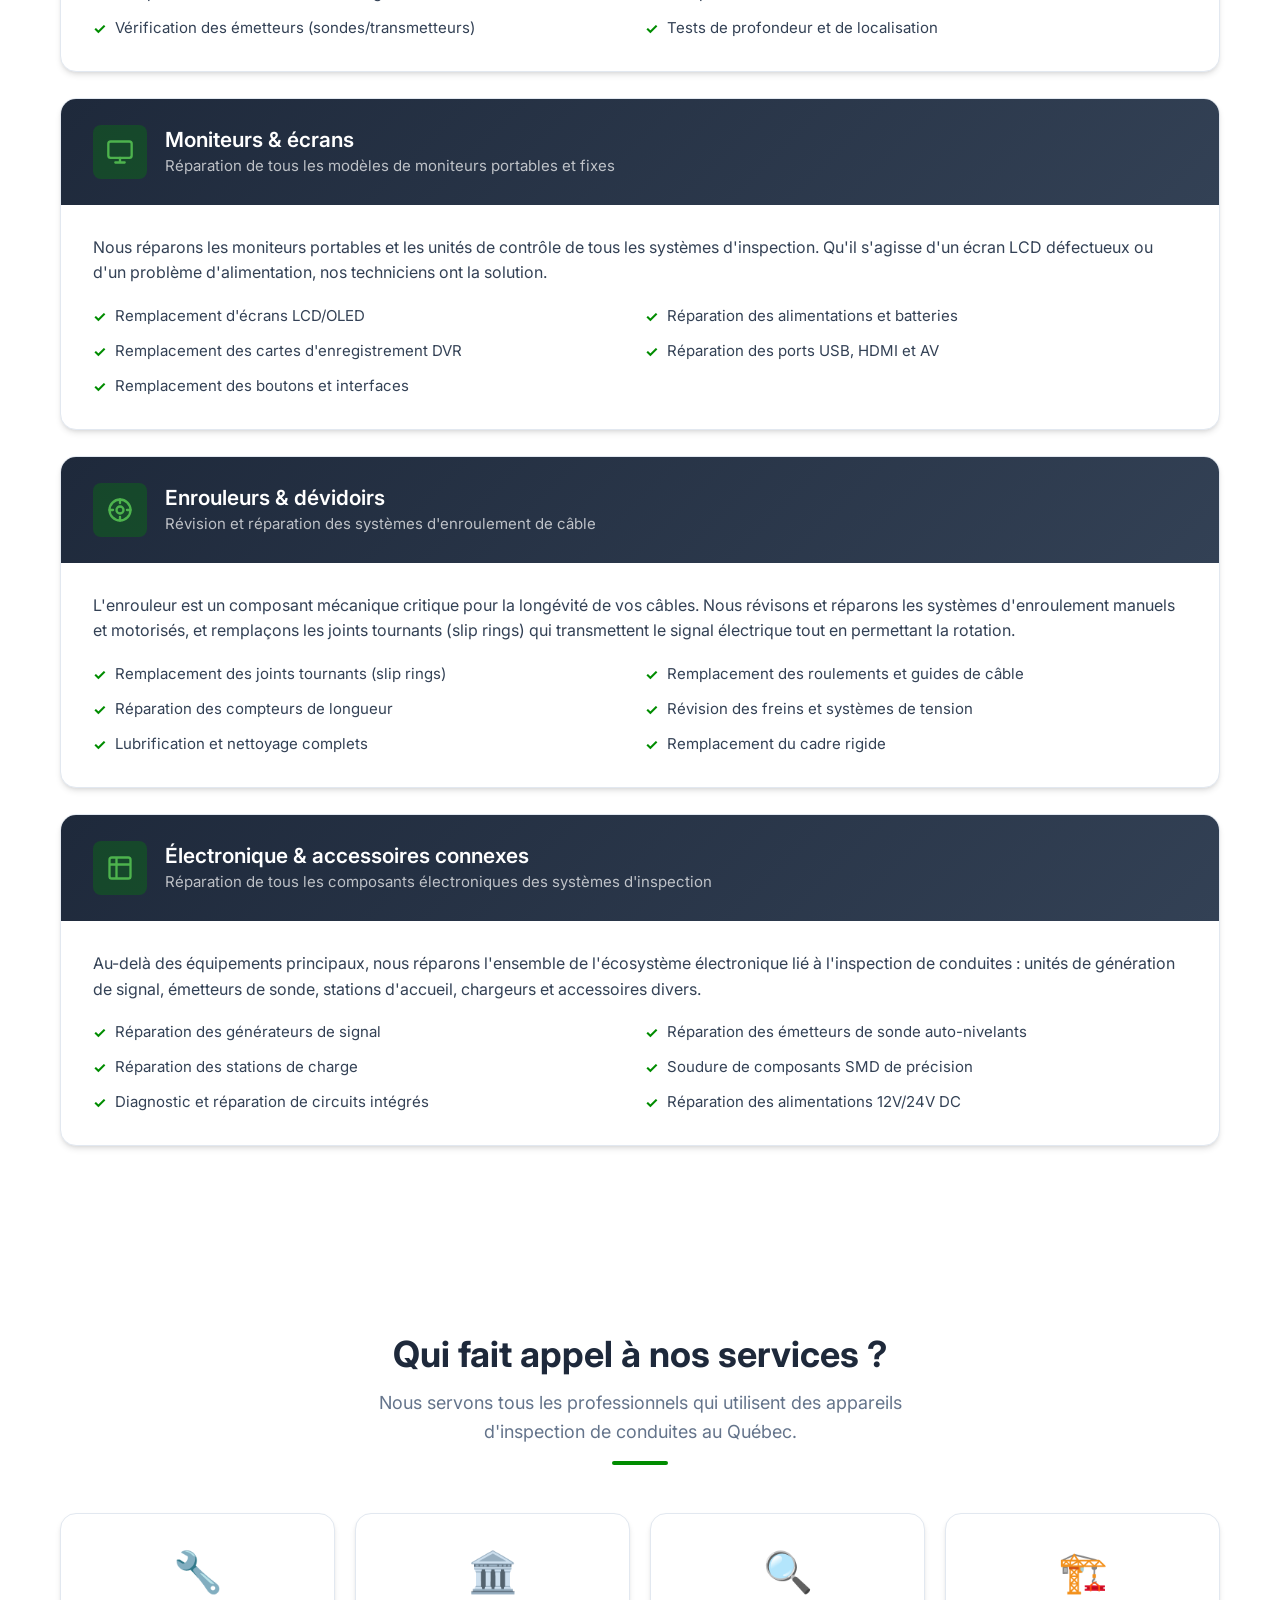
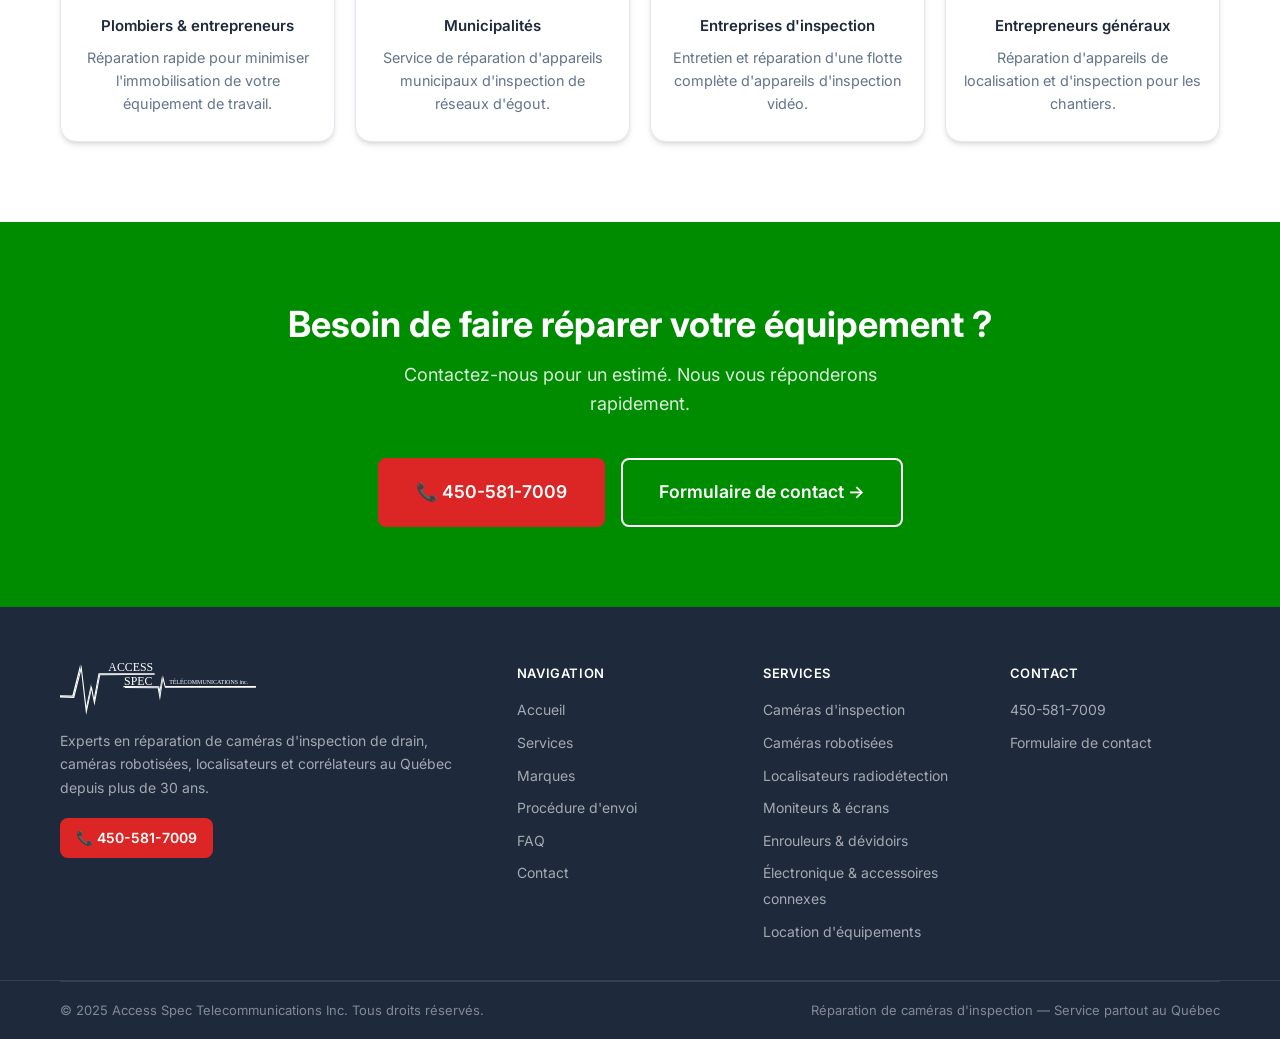
<file: services.html>
<!DOCTYPE html>
<html lang="fr">
<head>
  <meta charset="UTF-8">
  <meta name="viewport" content="width=device-width, initial-scale=1.0">
  <title>Services de réparation — Caméras, Localisateurs, Câbles | Access Spec Québec</title>
  <meta name="description" content="Réparation complète de caméras d'inspection de drain, caméras robotisées, localisateurs de radiodétection, câbles, moniteurs et enrouleurs. Service au Québec — 450-581-7009.">
  <link rel="canonical" href="https://www.accessspec.com/services.html">
  <link rel="preconnect" href="https://fonts.googleapis.com">
  <link rel="preconnect" href="https://fonts.gstatic.com" crossorigin>
  <link href="https://fonts.googleapis.com/css2?family=Inter:wght@400;500;600;700;800&display=swap" rel="stylesheet">
  <link rel="stylesheet" href="css/style.css">
  <style>
    .service-detail { scroll-margin-top: 155px; }
    @media (max-width: 768px) { .service-detail { scroll-margin-top: 85px; } }
  </style>
</head>
<body>

<a href="tel:4505817009" class="floating-phone" aria-label="Appeler Access Spec au 450-581-7009">📞 450-581-7009</a>

<header class="site-header" id="site-header">
  <div class="header-logo-wrap">
    <a href="index.html" aria-label="Accueil Access Spec Telecommunications">
      <img src="assets/logoAccessSpec.svg" alt="Access Spec Telecommunications Inc." class="site-logo" width="249" height="91">
    </a>
  </div>
  <div class="header-nav">
    <div class="nav-inner">
      <button class="hamburger" id="hamburger" aria-label="Ouvrir le menu de navigation" aria-expanded="false" aria-controls="nav-menu">
        <span></span><span></span><span></span>
      </button>
      <ul class="nav-menu" id="nav-menu" role="list">
        <li><a href="index.html"     class="nav-link" data-i18n="nav-accueil">Accueil</a></li>
        <li><a href="services.html"  class="nav-link" data-i18n="nav-services">Services</a></li>
        <li><a href="marques.html"   class="nav-link" data-i18n="nav-marques">Marques</a></li>
        <li><a href="procedure.html" class="nav-link" data-i18n="nav-proc">Procédure</a></li>
        <li><a href="faq.html"       class="nav-link" data-i18n="nav-faq">FAQ</a></li>
        <li><a href="contact.html"   class="nav-link" data-i18n="nav-contact-simple">Contact</a></li>
        <li><a href="contact.html"   class="nav-link cta-nav" data-i18n="nav-contact">Obtenir un estimé</a></li>
        <li><button class="lang-btn" id="lang-btn" aria-label="Switch to English">EN</button></li>
      </ul>
    </div>
  </div>
</header>

<main>

  <!-- PAGE HERO -->
  <section class="page-hero">
    <div class="page-hero-content container">
      <nav class="breadcrumb" aria-label="Fil d'Ariane">
        <a href="index.html" data-i18n="nav-accueil">Accueil</a>
        <span aria-hidden="true">›</span>
        <span data-i18n="nav-services">Services</span>
      </nav>
      <h1 data-i18n="svc-page-h1">Nos services de réparation</h1>
      <p data-i18n="svc-page-sub">Diagnostic, réparation et entretien de tous types d'appareils d'inspection de drain, caméra robotisée, corrélateurs et de localisateurs<br><span class="hero-h1-accent">Service partout au Québec</span></p>
    </div>
  </section>

  <!-- SERVICES DÉTAILLÉS -->
  <section class="section">
    <div class="container">

      <!-- Caméras d'inspection -->
      <article class="service-detail fade-in">
        <div class="svc-detail-head">
          <div class="svc-detail-icon" aria-hidden="true">
            <svg viewBox="0 0 24 24" xmlns="http://www.w3.org/2000/svg">
              <path d="M15 10l4.553-2.069A1 1 0 0121 8.872v6.256a1 1 0 01-1.447.894L15 14M3 8a2 2 0 012-2h8a2 2 0 012 2v8a2 2 0 01-2 2H5a2 2 0 01-2-2V8z"/>
            </svg>
          </div>
          <div>
            <h3 data-i18n="sd1-h3">Caméras d'inspection de drain</h3>
            <p data-i18n="sd1-sub">Réparation complète de toutes marques et modèles de caméras de drain</p>
          </div>
        </div>
        <div class="svc-detail-body">
          <p data-i18n="sd1-body">Nos techniciens certifiés réparent les caméras d'inspection de drain de toutes marques : têtes de caméra, modules électroniques, connecteurs et circuits imprimés.</p>
          <div class="svc-features">
            <div class="svc-feature" data-i18n="sd1-f1">Remplacement de tête de caméra</div>
            <div class="svc-feature" data-i18n="sd1-f2">Réparation des circuits électroniques internes</div>
            <div class="svc-feature" data-i18n="sd1-f3">Remplacement des connecteurs et prises étanches</div>
            <div class="svc-feature" data-i18n="sd1-f4">Calibration et réglage de l'optique</div>
            <div class="svc-feature" data-i18n="sd1-f5">Remplacement des joints de terminaison et d'étanchéité</div>
            <div class="svc-feature" data-i18n="sd1-f6">Nettoyage et décontamination complets</div>
          </div>
        </div>
      </article>

      <!-- Caméras robotisées -->
      <article class="service-detail fade-in" id="cameras-robotisees">
        <div class="svc-detail-head">
          <div class="svc-detail-icon" aria-hidden="true">
            <svg viewBox="0 0 24 24" xmlns="http://www.w3.org/2000/svg">
              <rect x="3" y="8" width="18" height="12" rx="2"/>
              <path d="M8 8V6a4 4 0 018 0v2"/>
              <circle cx="9" cy="14" r="1.5" fill="currentColor" stroke="none"/>
              <circle cx="15" cy="14" r="1.5" fill="currentColor" stroke="none"/>
            </svg>
          </div>
          <div>
            <h3 data-i18n="sd2-h3">Caméras robotisées</h3>
            <p data-i18n="sd2-sub">Expertise spécialisée en réparation de robots d'inspection avancés</p>
          </div>
        </div>
        <div class="svc-detail-body">
          <p data-i18n="sd2-body">Les caméras robotisées (ARIES,CUES, ENVIROSIGHT, etc.) requièrent une expertise très spécialisée. Access Spec est l'un des rares centres au Québec certifiés pour la réparation de ces équipements complexes. Nous intervenons sur tous les systèmes mécaniques, électroniques et optiques.</p>
          <div class="svc-features">
            <div class="svc-feature" data-i18n="sd2-f1">Réparation des moteurs de propulsion et de rotation</div>
            <div class="svc-feature" data-i18n="sd2-f2">Réparation des systèmes Pan-Tilt-Zoom (PTZ)</div>
            <div class="svc-feature" data-i18n="sd2-f3">Remplacement des modules de caméra haute définition</div>
            <div class="svc-feature" data-i18n="sd2-f4">Réparation des systèmes d'éclairage LED</div>
            <div class="svc-feature" data-i18n="sd2-f5">Remplacement des joints d'étanchéités</div>
            <div class="svc-feature" data-i18n="sd2-f6">Réparation des câbles ombilicaux et connecteurs</div>
            <div class="svc-feature" data-i18n="sd2-f7">Tests de fonctionnement complets post-réparation</div>
          </div>
        </div>
      </article>

      <!-- Localisateurs -->
      <article class="service-detail fade-in" id="localisateurs">
        <div class="svc-detail-head">
          <div class="svc-detail-icon" aria-hidden="true">
            <svg viewBox="0 0 24 24" xmlns="http://www.w3.org/2000/svg">
              <path d="M8.111 16.404a5.5 5.5 0 017.778 0M12 20h.01m-7.08-7.071c3.904-3.905 10.236-3.905 14.141 0M1.394 9.393c5.857-5.857 15.355-5.857 21.213 0"/>
            </svg>
          </div>
          <div>
            <h3 data-i18n="sd3-h3">Localisateurs radiodétection</h3>
            <p data-i18n="sd3-sub">Réparation et recalibration de tous modèles de localisateurs</p>
          </div>
        </div>
        <div class="svc-detail-body">
          <p data-i18n="sd3-body">Les localisateurs de radiodétection sont des instruments de précision qui nécessitent une calibration rigoureuse après toute réparation. Nos techniciens sont formés pour réparer et recalibrer tous les modèles courants utilisés dans l'inspection de conduites souterraine.</p>
          <div class="svc-features">
            <div class="svc-feature" data-i18n="sd3-f1">Réparation des receteurs et transmetteurs</div>
            <div class="svc-feature" data-i18n="sd3-f2">Remplacement des sondes et antennes</div>
            <div class="svc-feature" data-i18n="sd3-f3">Recalibration complète de précision</div>
            <div class="svc-feature" data-i18n="sd3-f4">Réparation des écrans et interfaces utilisateur</div>
            <div class="svc-feature" data-i18n="sd3-f5">Remplacement des batteries et chargeurs</div>
            <div class="svc-feature" data-i18n="sd3-f6">Remplacement des boîtiers</div>
            <div class="svc-feature" data-i18n="sd3-f7">Vérification des émetteurs (sondes/transmetteurs)</div>
            <div class="svc-feature" data-i18n="sd3-f8">Tests de profondeur et de localisation</div>
          </div>
        </div>
      </article>

      <!-- Moniteurs -->
      <article class="service-detail fade-in" id="moniteurs">
        <div class="svc-detail-head">
          <div class="svc-detail-icon" aria-hidden="true">
            <svg viewBox="0 0 24 24" xmlns="http://www.w3.org/2000/svg">
              <rect x="2" y="3" width="20" height="14" rx="2"/><path d="M8 21h8M12 17v4"/>
            </svg>
          </div>
          <div>
            <h3 data-i18n="sd4-h3">Moniteurs &amp; écrans</h3>
            <p data-i18n="sd4-sub">Réparation de tous les modèles de moniteurs portables et fixes</p>
          </div>
        </div>
        <div class="svc-detail-body">
          <p data-i18n="sd4-body">Nous réparons les moniteurs portables et les unités de contrôle de tous les systèmes d'inspection. Qu'il s'agisse d'un écran LCD défectueux ou d'un problème d'alimentation, nos techniciens ont la solution.</p>
          <div class="svc-features">
            <div class="svc-feature" data-i18n="sd4-f1">Remplacement d'écrans LCD/OLED</div>
            <div class="svc-feature" data-i18n="sd4-f2">Réparation des alimentations et batteries</div>
            <div class="svc-feature" data-i18n="sd4-f3">Remplacement des cartes d'enregistrement DVR</div>
            <div class="svc-feature" data-i18n="sd4-f4">Réparation des ports USB, HDMI et AV</div>
            <div class="svc-feature" data-i18n="sd4-f5">Remplacement des boutons et interfaces</div>
          </div>
        </div>
      </article>

      <!-- Enrouleurs -->
      <article class="service-detail fade-in" id="enrouleurs">
        <div class="svc-detail-head">
          <div class="svc-detail-icon" aria-hidden="true">
            <svg viewBox="0 0 24 24" xmlns="http://www.w3.org/2000/svg">
              <circle cx="12" cy="12" r="9"/><circle cx="12" cy="12" r="3"/>
              <path d="M12 3v3M12 18v3M3 12h3M18 12h3"/>
            </svg>
          </div>
          <div>
            <h3 data-i18n="sd5-h3">Enrouleurs &amp; dévidoirs</h3>
            <p data-i18n="sd5-sub">Révision et réparation des systèmes d'enroulement de câble</p>
          </div>
        </div>
        <div class="svc-detail-body">
          <p data-i18n="sd5-body">L'enrouleur est un composant mécanique critique pour la longévité de vos câbles. Nous révisons et réparons les systèmes d'enroulement manuels et motorisés, et remplaçons les joints tournants (slip rings) qui transmettent le signal électrique tout en permettant la rotation.</p>
          <div class="svc-features">
            <div class="svc-feature" data-i18n="sd5-f1">Remplacement des joints tournants (slip rings)</div>
            <div class="svc-feature" data-i18n="sd5-f2">Remplacement des roulements et guides de câble</div>
            <div class="svc-feature" data-i18n="sd5-f3">Réparation des compteurs de longueur</div>
            <div class="svc-feature" data-i18n="sd5-f4">Révision des freins et systèmes de tension</div>
            <div class="svc-feature" data-i18n="sd5-f5">Lubrification et nettoyage complets</div>
            <div class="svc-feature" data-i18n="sd5-f6">Remplacement du cadre rigide</div>
          </div>
        </div>
      </article>

      <!-- Électronique connexe -->
      <article class="service-detail fade-in" id="electronique">
        <div class="svc-detail-head">
          <div class="svc-detail-icon" aria-hidden="true">
            <svg viewBox="0 0 24 24" xmlns="http://www.w3.org/2000/svg">
              <path d="M9 3H5a2 2 0 00-2 2v4m6-6h10a2 2 0 012 2v4M9 3v18m0 0h10a2 2 0 002-2V9M9 21H5a2 2 0 01-2-2V9m0 0h18"/>
            </svg>
          </div>
          <div>
            <h3 data-i18n="sd6-h3">Électronique &amp; accessoires connexes</h3>
            <p data-i18n="sd6-sub">Réparation de tous les composants électroniques des systèmes d'inspection</p>
          </div>
        </div>
        <div class="svc-detail-body">
          <p data-i18n="sd6-body">Au-delà des équipements principaux, nous réparons l'ensemble de l'écosystème électronique lié à l'inspection de conduites : unités de génération de signal, émetteurs de sonde, stations d'accueil, chargeurs et accessoires divers.</p>
          <div class="svc-features">
            <div class="svc-feature" data-i18n="sd6-f1">Réparation des générateurs de signal</div>
            <div class="svc-feature" data-i18n="sd6-f2">Réparation des émetteurs de sonde auto-nivelants</div>
            <div class="svc-feature" data-i18n="sd6-f3">Réparation des stations de charge</div>
            <div class="svc-feature" data-i18n="sd6-f4">Soudure de composants SMD de précision</div>
            <div class="svc-feature" data-i18n="sd6-f5">Diagnostic et réparation de circuits intégrés</div>
            <div class="svc-feature" data-i18n="sd6-f6">Réparation des alimentations 12V/24V DC</div>
          </div>
        </div>
      </article>

    </div>
  </section>

  <!-- CLIENTÈLE -->
  <section class="section bg-light">
    <div class="container">
      <div class="section-title fade-in">
        <h2 data-i18n="svc-clt-h2">Qui fait appel à nos services ?</h2>
        <p data-i18n="svc-clt-sub">Nous servons tous les professionnels qui utilisent des appareils d'inspection de conduites au Québec.</p>
        <span class="accent-bar"></span>
      </div>
      <div class="clientele-grid">
        <div class="clientele-card fade-in fade-in-d1">
          <div class="clientele-icon" aria-hidden="true">🔧</div>
          <h4 data-i18n="svc-clt-1-h4">Plombiers &amp; entrepreneurs</h4>
          <p style="color:var(--text-light); font-size:.9rem; margin-top:8px;" data-i18n="svc-clt-1-p">Réparation rapide pour minimiser l'immobilisation de votre équipement de travail.</p>
        </div>
        <div class="clientele-card fade-in fade-in-d2">
          <div class="clientele-icon" aria-hidden="true">🏛️</div>
          <h4 data-i18n="svc-clt-2-h4">Municipalités</h4>
          <p style="color:var(--text-light); font-size:.9rem; margin-top:8px;" data-i18n="svc-clt-2-p">Service de réparation d'appareils municipaux d'inspection de réseaux d'égout.</p>
        </div>
        <div class="clientele-card fade-in fade-in-d3">
          <div class="clientele-icon" aria-hidden="true">🔍</div>
          <h4 data-i18n="svc-clt-3-h4">Entreprises d'inspection</h4>
          <p style="color:var(--text-light); font-size:.9rem; margin-top:8px;" data-i18n="svc-clt-3-p">Entretien et réparation d'une flotte complète d'appareils d'inspection vidéo.</p>
        </div>
        <div class="clientele-card fade-in fade-in-d4">
          <div class="clientele-icon" aria-hidden="true">🏗️</div>
          <h4 data-i18n="svc-clt-4-h4">Entrepreneurs généraux</h4>
          <p style="color:var(--text-light); font-size:.9rem; margin-top:8px;" data-i18n="svc-clt-4-p">Réparation d'appareils de localisation et d'inspection pour les chantiers.</p>
        </div>
      </div>
    </div>
  </section>

  <!-- CTA -->
  <section class="cta-section" aria-labelledby="svc-cta">
    <div class="container">
      <h2 id="svc-cta" data-i18n="svc-cta-h2">Besoin de faire réparer votre équipement ?</h2>
      <p data-i18n="svc-cta-p">Contactez-nous pour un estimé. Nous vous réponderons rapidement.</p>
      <div class="cta-buttons">
        <a href="tel:4505817009" class="btn btn-phone btn-lg" aria-label="Appeler Access Spec">📞 450-581-7009</a>
        <a href="contact.html?type=estimation" class="btn btn-outline btn-lg" aria-label="Formulaire de contact" data-i18n="svc-cta-form">Formulaire de contact →</a>
      </div>
    </div>
  </section>

</main>

<footer class="site-footer" role="contentinfo">
  <div class="container">
    <div class="footer-main">
      <div class="footer-brand">
        <img src="assets/logoAccessSpec.svg" alt="Access Spec Telecommunications Inc." width="160" height="52" loading="lazy">
        <p data-i18n="ft-tagline">Experts en réparation de caméras d'inspection de drain, caméras robotisées, localisateurs et corrélateurs au Québec depuis plus de 30 ans.</p>
        <a href="tel:4505817009" class="footer-phone" aria-label="Appeler Access Spec">📞 450-581-7009</a>
      </div>
      <div class="footer-col">
        <h4 data-i18n="ft-nav-title">Navigation</h4>
        <ul>
          <li><a href="index.html"     data-i18n="ft-nav-home">Accueil</a></li>
          <li><a href="services.html"  data-i18n="ft-nav-services">Services</a></li>
          <li><a href="marques.html"   data-i18n="ft-nav-brands">Marques</a></li>
          <li><a href="procedure.html" data-i18n="ft-nav-proc">Procédure d'envoi</a></li>
          <li><a href="faq.html"       data-i18n="ft-nav-faq">FAQ</a></li>
          <li><a href="contact.html"   data-i18n="ft-nav-contact">Contact</a></li>
        </ul>
      </div>
      <div class="footer-col">
        <h4 data-i18n="ft-svc-title">Services</h4>
        <ul>
          <li><a href="services.html"               data-i18n="ft-svc-1">Caméras d'inspection</a></li>
          <li><a href="services.html#cameras-robotisees" data-i18n="ft-svc-2">Caméras robotisées</a></li>
          <li><a href="services.html#localisateurs"  data-i18n="ft-svc-3">Localisateurs radiodétection</a></li>
          <li><a href="services.html#moniteurs"      data-i18n="ft-svc-4">Moniteurs &amp; écrans</a></li>
          <li><a href="services.html#enrouleurs"     data-i18n="ft-svc-5">Enrouleurs &amp; dévidoirs</a></li>
          <li><a href="services.html#electronique"   data-i18n="ft-svc-6">Électronique &amp; accessoires connexes</a></li>
          <li><a href="procedure.html#location"      data-i18n="ft-location">Location d'équipements</a></li>
        </ul>
      </div>
      <div class="footer-col">
        <h4 data-i18n="ft-contact-title">Contact</h4>
        <ul>
          <li><a href="tel:4505817009">450-581-7009</a></li>
          <!--li><a href="mailto:info@accessspec.com">info@accessspec.com</a></!--li-->
          <li><a href="contact.html" data-i18n="ft-contact-form">Formulaire de contact</a></li>
        </ul>
      </div>
    </div>
  </div>
  <div style="border-top: 1px solid rgba(255,255,255,.1);">
    <div class="container">
      <div class="footer-bottom">
        <span data-i18n="ft-copy">© 2025 Access Spec Telecommunications Inc. Tous droits réservés.</span>
        <span data-i18n="ft-bottom">Réparation de caméras d'inspection — Service partout au Québec</span>
      </div>
    </div>
  </div>
</footer>

<script src="js/main.js"></script>
</body>
</html>
</file>
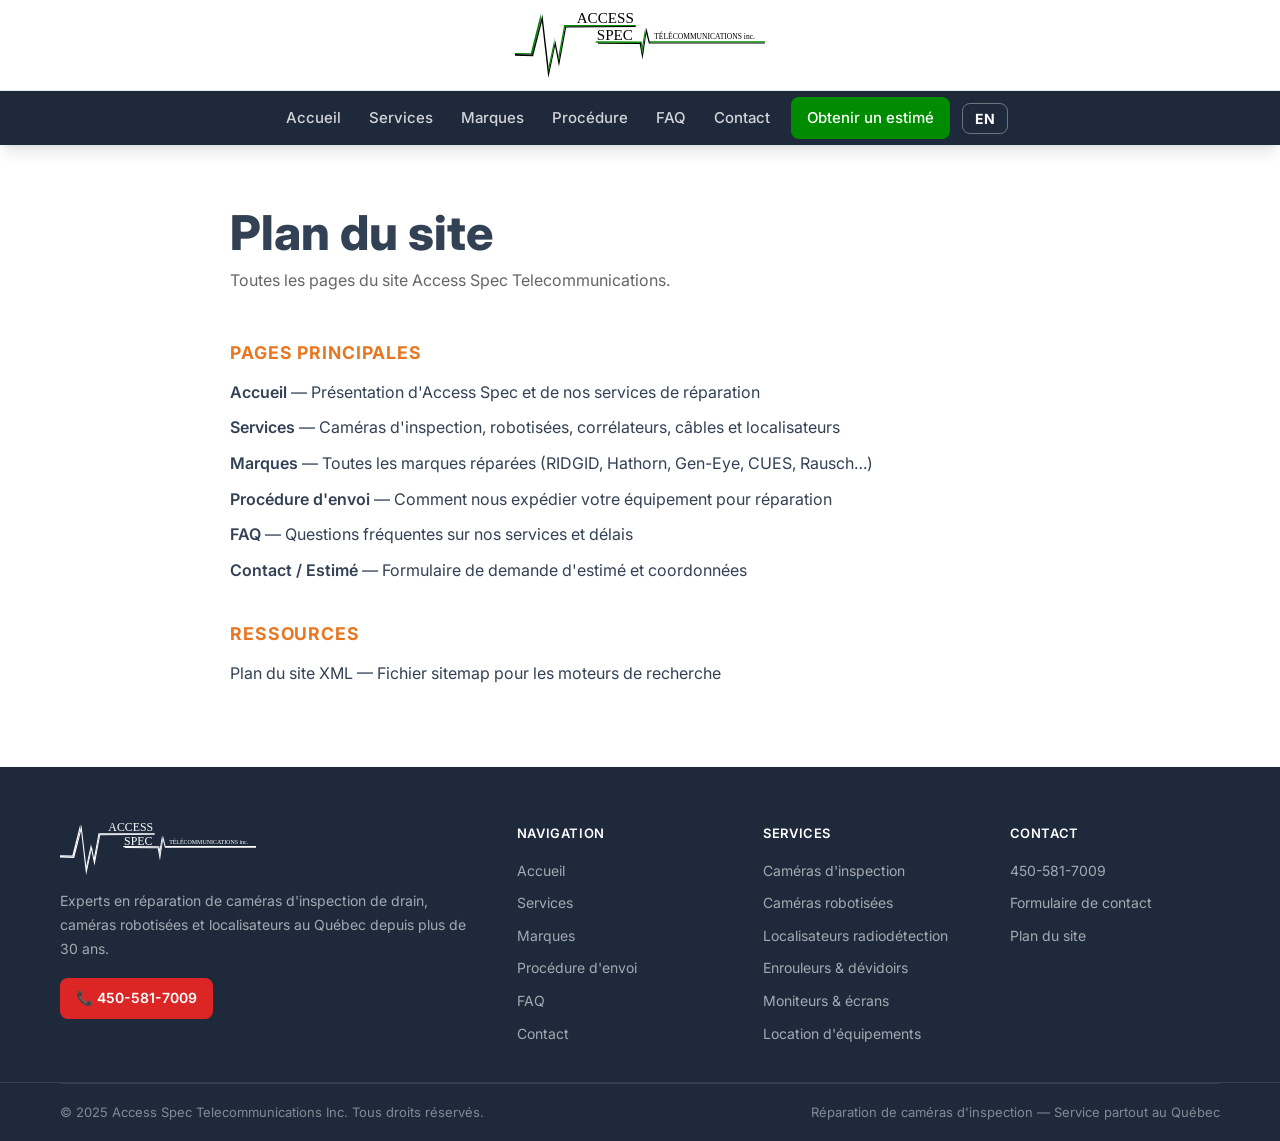
<file: sitemap.html>
<!DOCTYPE html>
<html lang="fr">
<head>
  <meta charset="UTF-8">
  <meta name="viewport" content="width=device-width, initial-scale=1.0">
  <title>Plan du site — Access Spec Telecommunications | Québec</title>
  <meta name="description" content="Plan du site Access Spec Telecommunications — Réparation de caméras d'inspection de drain au Québec.">
  <link rel="canonical" href="https://www.accessspec.com/sitemap.html">
  <link rel="preconnect" href="https://fonts.googleapis.com">
  <link rel="preconnect" href="https://fonts.gstatic.com" crossorigin>
  <link href="https://fonts.googleapis.com/css2?family=Inter:wght@400;500;600;700;800&display=swap" rel="stylesheet">
  <link rel="stylesheet" href="css/style.css">
</head>
<body>

<a href="tel:4505817009" class="floating-phone" aria-label="Appeler Access Spec au 450-581-7009">
  📞 450-581-7009
</a>

<header class="site-header" id="site-header">
  <div class="header-logo-wrap">
    <a href="index.html" aria-label="Accueil Access Spec Telecommunications">
      <img src="assets/logoAccessSpec.svg" alt="Access Spec Telecommunications Inc." class="site-logo" width="249" height="91">
    </a>
  </div>
  <div class="header-nav">
    <div class="nav-inner">
      <button class="hamburger" id="hamburger" aria-label="Ouvrir le menu de navigation" aria-expanded="false" aria-controls="nav-menu">
        <span></span><span></span><span></span>
      </button>
      <ul class="nav-menu" id="nav-menu" role="list">
        <li><a href="index.html"     class="nav-link" data-i18n="nav-accueil">Accueil</a></li>
        <li><a href="services.html"  class="nav-link" data-i18n="nav-services">Services</a></li>
        <li><a href="marques.html"   class="nav-link" data-i18n="nav-marques">Marques</a></li>
        <li><a href="procedure.html" class="nav-link" data-i18n="nav-proc">Procédure</a></li>
        <li><a href="faq.html"       class="nav-link" data-i18n="nav-faq">FAQ</a></li>
        <li><a href="contact.html"   class="nav-link" data-i18n="nav-contact-simple">Contact</a></li>
        <li><a href="contact.html"   class="nav-link cta-nav" data-i18n="nav-contact">Obtenir un estimé</a></li>
        <li><button class="lang-btn" id="lang-btn" aria-label="Switch to English">EN</button></li>
      </ul>
    </div>
  </div>
</header>

<main style="padding: 60px 0 80px;">
  <div class="container" style="max-width: 860px;">
    <h1 style="margin-bottom: 8px;" data-i18n="sm-h1">Plan du site</h1>
    <p style="color: var(--text-muted, #666); margin-bottom: 48px;" data-i18n="sm-sub">Toutes les pages du site Access Spec Telecommunications.</p>

    <div style="display: grid; gap: 40px;">

      <section>
        <h2 style="font-size: 1.1rem; text-transform: uppercase; letter-spacing: .05em; margin-bottom: 16px; color: var(--accent, #e87722);" data-i18n="sm-main-h2">Pages principales</h2>
        <ul style="list-style: none; padding: 0; margin: 0; display: grid; gap: 10px;">
          <li><a href="index.html" style="font-weight: 600;" data-i18n="sm-home">Accueil</a><span data-i18n="sm-home-desc"> — Présentation d'Access Spec et de nos services de réparation</span></li>
          <li><a href="services.html" style="font-weight: 600;" data-i18n="sm-svc">Services</a><span data-i18n="sm-svc-desc"> — Caméras d'inspection, robotisées, corrélateurs, câbles et localisateurs</span></li>
          <li><a href="marques.html" style="font-weight: 600;" data-i18n="sm-brands">Marques</a><span data-i18n="sm-brands-desc"> — Toutes les marques réparées (RIDGID, Hathorn, Gen-Eye, CUES, Rausch…)</span></li>
          <li><a href="procedure.html" style="font-weight: 600;" data-i18n="sm-proc">Procédure d'envoi</a><span data-i18n="sm-proc-desc"> — Comment nous expédier votre équipement pour réparation</span></li>
          <li><a href="faq.html" style="font-weight: 600;" data-i18n="sm-faq">FAQ</a><span data-i18n="sm-faq-desc"> — Questions fréquentes sur nos services et délais</span></li>
          <li><a href="contact.html" style="font-weight: 600;" data-i18n="sm-contact">Contact / Estimé</a><span data-i18n="sm-contact-desc"> — Formulaire de demande d'estimé et coordonnées</span></li>
        </ul>
      </section>

      <section>
        <h2 style="font-size: 1.1rem; text-transform: uppercase; letter-spacing: .05em; margin-bottom: 16px; color: var(--accent, #e87722);" data-i18n="sm-res-h2">Ressources</h2>
        <ul style="list-style: none; padding: 0; margin: 0; display: grid; gap: 10px;">
          <li><a href="sitemap.xml" data-i18n="sm-xml">Plan du site XML</a><span data-i18n="sm-xml-desc"> — Fichier sitemap pour les moteurs de recherche</span></li>
        </ul>
      </section>

    </div>
  </div>
</main>

<footer class="site-footer" role="contentinfo">
  <div class="container">
    <div class="footer-main">
      <div class="footer-brand">
        <img src="assets/logoAccessSpec.svg" alt="Access Spec Telecommunications Inc." width="160" height="52" loading="lazy">
        <p data-i18n="ft-tagline">Experts en réparation de caméras d'inspection de drain, caméras robotisées et localisateurs au Québec depuis plus de 30 ans.</p>
        <a href="tel:4505817009" class="footer-phone" aria-label="Appeler Access Spec au 450-581-7009">📞 450-581-7009</a>
      </div>
      <div class="footer-col">
        <h4 data-i18n="ft-nav-title">Navigation</h4>
        <ul>
          <li><a href="index.html"     data-i18n="ft-nav-home">Accueil</a></li>
          <li><a href="services.html"  data-i18n="ft-nav-services">Services</a></li>
          <li><a href="marques.html"   data-i18n="ft-nav-brands">Marques</a></li>
          <li><a href="procedure.html" data-i18n="ft-nav-proc">Procédure d'envoi</a></li>
          <li><a href="faq.html"       data-i18n="ft-nav-faq">FAQ</a></li>
          <li><a href="contact.html"   data-i18n="ft-nav-contact">Contact</a></li>
        </ul>
      </div>
      <div class="footer-col">
        <h4 data-i18n="ft-svc-title">Services</h4>
        <ul>
          <li><a href="services.html"  data-i18n="ft-svc-1">Caméras d'inspection</a></li>
          <li><a href="services.html"  data-i18n="ft-svc-2">Caméras robotisées</a></li>
          <li><a href="services.html"  data-i18n="ft-svc-3">Localisateurs radiodétection</a></li>
          <li><a href="services.html"  data-i18n="ft-svc-5">Enrouleurs &amp; dévidoirs</a></li>
          <li><a href="services.html"  data-i18n="ft-svc-4">Moniteurs &amp; écrans</a></li>
          <li><a href="procedure.html" data-i18n="ft-location">Location d'équipements</a></li>
        </ul>
      </div>
      <div class="footer-col">
        <h4 data-i18n="ft-contact-title">Contact</h4>
        <ul>
          <li><a href="tel:4505817009">450-581-7009</a></li>
          <!--li><a href="mailto:info@accessspec.com">info@accessspec.com</a></!--li-->
          <li><a href="contact.html"   data-i18n="ft-contact-form">Formulaire de contact</a></li>
          <li><a href="sitemap.html"   data-i18n="ft-sitemap">Plan du site</a></li>
        </ul>
      </div>
    </div>
  </div>
  <div style="border-top: 1px solid rgba(255,255,255,.1);">
    <div class="container">
      <div class="footer-bottom">
        <span data-i18n="ft-copy">© 2025 Access Spec Telecommunications Inc. Tous droits réservés.</span>
        <span data-i18n="ft-bottom">Réparation de caméras d'inspection — Service partout au Québec</span>
      </div>
    </div>
  </div>
</footer>

<script src="js/main.js" defer></script>
</body>
</html>
</file>
<file: css/style.css>
/* ================================================================
   ACCESS SPEC TELECOMMUNICATIONS INC. — style.css
   ================================================================ */

/* === VARIABLES === */
:root {
  --primary:        #008c00;
  --primary-dark:   #006600;
  --primary-light:  #4db34d;
  --secondary:      #1E293B;
  --secondary-light:#334155;
  --cta-urgent:     #F59E0B;
  --cta-urgent-dk:  #D97706;
  --cta-phone:      #DC2626;
  --cta-phone-dk:   #B91C1C;
  --white:          #FFFFFF;
  --off-white:      #F8FAFC;
  --light-gray:     #F1F5F9;
  --border:         #E2E8F0;
  --text:           #334155;
  --text-light:     #64748B;
  --vert-principal: #008c00;
  --vert-fonce:     #006600;
  --vert-pale:      #f0faf0;
  --vert-moyen:     #c2e5c2;
  --vert-bordure:   #80c680;

  --shadow-sm: 0 1px 2px rgba(0,0,0,.05);
  --shadow:    0 4px 6px -1px rgba(0,0,0,.1), 0 2px 4px -2px rgba(0,0,0,.1);
  --shadow-lg: 0 10px 15px -3px rgba(0,0,0,.1), 0 4px 6px -4px rgba(0,0,0,.1);
  --shadow-xl: 0 20px 25px -5px rgba(0,0,0,.1), 0 8px 10px -6px rgba(0,0,0,.1);

  --radius-sm:   4px;
  --radius:      8px;
  --radius-lg:   16px;
  --radius-xl:   24px;
  --radius-full: 9999px;

  --transition:      0.3s ease;
  --transition-fast: 0.15s ease;
  --container:       1200px;
}

/* === RESET === */
*, *::before, *::after { box-sizing: border-box; margin: 0; padding: 0; }
html { scroll-behavior: smooth; font-size: 16px; }
body {
  font-family: 'Inter', -apple-system, BlinkMacSystemFont, 'Segoe UI', sans-serif;
  color: var(--text);
  background: var(--white);
  line-height: 1.6;
  overflow-x: hidden;
}
img { max-width: 100%; height: auto; display: block; }
a { color: inherit; text-decoration: none; }
ul { list-style: none; }
button { cursor: pointer; border: none; background: none; font-family: inherit; }

/* === TYPOGRAPHY === */
h1 { font-size: clamp(1.75rem, 4vw, 3rem);    font-weight: 800; line-height: 1.15; }
h2 { font-size: clamp(1.4rem, 3vw, 2.25rem);  font-weight: 700; line-height: 1.25; }
h3 { font-size: clamp(1.1rem, 2vw, 1.4rem);   font-weight: 600; line-height: 1.35; }
h4 { font-size: 1.0625rem; font-weight: 600; }
p  { margin-bottom: 0.75rem; }
p:last-child { margin-bottom: 0; }

/* === LAYOUT === */
.container {
  max-width: var(--container);
  margin: 0 auto;
  padding: 0 20px;
}
.section    { padding: 80px 0; }
.section-sm { padding: 48px 0; }

.section-title { text-align: center; margin-bottom: 48px; }
.section-title h2 { color: var(--secondary); margin-bottom: 12px; }
.section-title p  { color: var(--text-light); font-size: 1.125rem; max-width: 600px; margin: 0 auto; }
.section-title .accent-bar {
  display: block;
  width: 56px; height: 4px;
  background: var(--primary);
  border-radius: var(--radius-full);
  margin: 14px auto 0;
}

/* === BUTTONS === */
.btn {
  display: inline-flex;
  align-items: center;
  gap: 8px;
  padding: 14px 28px;
  border-radius: var(--radius);
  font-size: 1rem;
  font-weight: 600;
  transition: all var(--transition);
  cursor: pointer;
  border: 2px solid transparent;
  white-space: nowrap;
  text-decoration: none;
}
.btn-primary  { background: var(--primary);   color: var(--white); border-color: var(--primary); }
.btn-primary:hover { background: var(--primary-dark); border-color: var(--primary-dark); transform: translateY(-1px); box-shadow: var(--shadow-lg); }

.btn-phone  { background: var(--cta-phone);  color: var(--white); border-color: var(--cta-phone);  font-size: 1.05rem; padding: 16px 32px; }
.btn-phone:hover { background: var(--cta-phone-dk); border-color: var(--cta-phone-dk); transform: translateY(-2px); box-shadow: 0 8px 25px rgba(220,38,38,.4); }

.btn-urgent { background: var(--cta-urgent); color: var(--secondary); border-color: var(--cta-urgent); }
.btn-urgent:hover { background: var(--cta-urgent-dk); border-color: var(--cta-urgent-dk); transform: translateY(-1px); box-shadow: var(--shadow-lg); }

.btn-outline { background: transparent; color: var(--white); border-color: var(--white); }
.btn-outline:hover { background: var(--white); color: var(--secondary); }

.btn-outline-primary { background: transparent; color: var(--primary); border-color: var(--primary); }
.btn-outline-primary:hover { background: var(--primary); color: var(--white); }

.btn-lg { padding: 18px 36px; font-size: 1.1rem; }

/* === HEADER === */
.site-header {
  position: sticky;
  top: 0;
  z-index: 999;
  box-shadow: var(--shadow-lg);
}
.header-logo-wrap {
  background: var(--white);
  display: flex;
  justify-content: center;
  align-items: center;
  padding: 12px 20px;
  border-bottom: 1px solid var(--border);
}
.site-logo { height: 66px; width: auto; }

.header-nav { background: var(--secondary); position: relative; }
.nav-inner {
  max-width: var(--container);
  margin: 0 auto;
  padding: 0 20px;
  display: flex;
  align-items: center;
  justify-content: space-between;
}
.nav-menu {
  display: flex;
  align-items: center;
  gap: 2px;
  flex: 1;
  justify-content: center;
}
.nav-link {
  color: rgba(255,255,255,.8);
  padding: 15px 13px;
  font-size: .9375rem;
  font-weight: 500;
  transition: color var(--transition-fast);
  display: block;
  position: relative;
}
.nav-link::after {
  content: '';
  position: absolute;
  bottom: 0; left: 13px; right: 13px;
  height: 3px;
  background: var(--primary-light);
  border-radius: var(--radius-full);
  transform: scaleX(0);
  transition: transform var(--transition);
}
.nav-link:hover, .nav-link.active { color: var(--white); }
.nav-link:hover::after, .nav-link.active::after { transform: scaleX(1); }

.nav-link.cta-nav {
  background: var(--primary); color: var(--white);
  border-radius: var(--radius); padding: 9px 16px; margin-left: 6px;
}
.nav-link.cta-nav::after { display: none; }
.nav-link.cta-nav:hover { background: var(--primary-light); }

.lang-btn {
  color: var(--white);
  font-size: .875rem; font-weight: 700;
  padding: 6px 12px;
  border: 1.5px solid rgba(255,255,255,.35);
  border-radius: var(--radius);
  transition: all var(--transition-fast);
  margin-left: 10px;
}
.lang-btn:hover { background: rgba(255,255,255,.12); border-color: rgba(255,255,255,.7); }

/* Hamburger */
.hamburger {
  display: none;
  flex-direction: column;
  gap: 5px;
  padding: 12px;
}
.hamburger span {
  display: block; width: 24px; height: 2px;
  background: var(--white);
  border-radius: var(--radius-full);
  transition: all var(--transition);
}
.hamburger.open span:nth-child(1) { transform: translateY(7px) rotate(45deg); }
.hamburger.open span:nth-child(2) { opacity: 0; }
.hamburger.open span:nth-child(3) { transform: translateY(-7px) rotate(-45deg); }

/* === FLOATING PHONE BUTTON (mobile only) === */
.floating-phone {
  display: none;
  position: fixed; bottom: 20px; right: 16px; z-index: 998;
  background: var(--cta-phone); color: var(--white);
  border-radius: var(--radius-full);
  padding: 13px 18px;
  font-weight: 700; font-size: .875rem;
  box-shadow: 0 4px 20px rgba(220,38,38,.55);
  align-items: center; gap: 6px;
  transition: all var(--transition);
  animation: pulse-phone 2.5s infinite;
}
.floating-phone:hover { background: var(--cta-phone-dk); transform: translateY(-2px); }
@keyframes pulse-phone {
  0%,100% { box-shadow: 0 4px 20px rgba(220,38,38,.55); }
  50%      { box-shadow: 0 4px 30px rgba(220,38,38,.8), 0 0 0 8px rgba(220,38,38,.12); }
}

/* === HERO === */
.hero {
  position: relative;
  min-height: 92vh;
  display: flex; align-items: center; justify-content: center;
  overflow: hidden;
}
.hero-bg {
  position: absolute; inset: 0;
  background-size: cover; background-position: center; background-repeat: no-repeat;
}
.hero-overlay {
  position: absolute; inset: 0;
  background: rgba(0,0,0,.62);
}
.hero-content {
  position: relative; z-index: 1;
  text-align: center; color: var(--white);
  padding: 60px 20px; max-width: 920px; margin: 0 auto;
}
.hero-badge {
  display: inline-block;
  background: var(--primary); color: var(--white);
  font-size: .8125rem; font-weight: 600; letter-spacing: 1.2px; text-transform: uppercase;
  padding: 6px 18px; border-radius: var(--radius-full);
  margin-bottom: 24px;
}
.hero-content h1 { color: var(--white); text-shadow: 0 2px 20px rgba(0,0,0,.35); margin-bottom: 20px; }
.hero-h1-accent { color: var(--primary-light); }
.hero-subtitle {
  font-size: clamp(1rem, 2vw, 1.2rem);
  color: rgba(255,255,255,.88);
  margin-bottom: 40px;
  min-height: 2.5em;
  font-weight: 400;
}
.hero-subtitle .rotating { font-weight: 600; color: var(--primary-light); display: inline-block; transition: opacity .4s ease, transform .4s ease; }
.hero-cta { display: flex; gap: 16px; justify-content: center; flex-wrap: wrap; }

/* === PROBLEMS SECTION === */
.problems-section { background: var(--light-gray); }
.problems-grid { display: grid; grid-template-columns: repeat(5,1fr); gap: 18px; }
.problem-card {
  background: var(--white); border-radius: var(--radius-lg); padding: 28px 18px;
  text-align: center; box-shadow: var(--shadow);
  border: 2px solid transparent; transition: all var(--transition);
}
.problem-card:hover { border-color: var(--primary); transform: translateY(-4px); box-shadow: var(--shadow-lg); }
.problem-icon {
  width: 56px; height: 56px;
  background: rgba(0,140,0,.1); border-radius: 50%;
  display: flex; align-items: center; justify-content: center;
  margin: 0 auto 14px;
}
.problem-icon svg {
  width: 28px; height: 28px;
  color: var(--primary); fill: none;
  stroke: currentColor; stroke-width: 2;
  stroke-linecap: round; stroke-linejoin: round;
}
.problem-card h3 { font-size: .9375rem; color: var(--secondary); line-height: 1.4; }

/* === SERVICE CARDS === */
.services-grid { display: grid; grid-template-columns: repeat(3,1fr); gap: 28px; }
.service-card {
  background: var(--white); border-radius: var(--radius-lg);
  overflow: hidden; box-shadow: var(--shadow); border: 1px solid var(--border);
  transition: all var(--transition);
}
.service-card:hover { transform: translateY(-6px); box-shadow: var(--shadow-xl); }
.service-card-head {
  background: var(--secondary); padding: 26px 28px;
  display: flex; align-items: center; gap: 16px;
}
.svc-icon {
  width: 48px; height: 48px;
  background: rgba(255,255,255,.1); border-radius: var(--radius);
  display: flex; align-items: center; justify-content: center; flex-shrink: 0;
}
.svc-icon svg {
  width: 26px; height: 26px;
  color: var(--primary-light); fill: none; stroke: currentColor; stroke-width: 2;
  stroke-linecap: round; stroke-linejoin: round;
}
.service-card-head h3 { color: var(--white); font-size: 1.2rem; }
.service-card-body { padding: 26px 28px; }
.service-card-body p { color: var(--text-light); margin-bottom: 18px; }
.svc-badge {
  display: inline-flex; align-items: center; gap: 5px;
  background: var(--light-gray); color: var(--secondary);
  font-size: .8125rem; font-weight: 600;
  padding: 5px 11px; border-radius: var(--radius-full);
  margin: 3px 3px 3px 0;
}
.svc-badge.urgent { background: rgba(245,158,11,.15); color: var(--cta-urgent-dk); }

/* === TIMELINE (homepage) === */
.timeline-row {
  display: grid; grid-template-columns: repeat(6,1fr);
  position: relative; gap: 0;
}
.timeline-row::before {
  content: ''; position: absolute;
  top: 32px; left: calc(100%/12); right: calc(100%/12);
  height: 2px; background: var(--primary); z-index: 0;
}
.tl-step { text-align: center; position: relative; z-index: 1; padding: 0 6px; }
.tl-dot {
  width: 64px; height: 64px;
  background: var(--primary); border-radius: 50%;
  display: flex; align-items: center; justify-content: center;
  margin: 0 auto 14px;
  color: var(--white); font-size: 1.2rem; font-weight: 800;
  box-shadow: 0 0 0 6px rgba(0,140,0,.15);
}
.tl-step h4 { font-size: .9375rem; color: var(--secondary); margin-bottom: 6px; }
.tl-step p  { font-size: .8125rem; color: var(--text-light); line-height: 1.5; }

/* === ADVANTAGES === */
.advantages-section { background: var(--secondary); color: var(--white); }
.advantages-grid { display: grid; grid-template-columns: repeat(4,1fr); gap: 32px; }
.adv-block { text-align: center; }
.adv-number {
  font-size: clamp(2.5rem, 5vw, 3.5rem); font-weight: 800;
  color: var(--primary-light); line-height: 1; margin-bottom: 8px;
}
.adv-label { font-size: 1rem; font-weight: 600; color: var(--white); margin-bottom: 8px; }
.adv-desc  { font-size: .875rem; color: rgba(255,255,255,.65); line-height: 1.5; }

/* === BRANDS CAROUSEL === */
.brands-section { background: var(--off-white); }
.carousel-wrap { overflow: hidden; position: relative; padding: 12px 0; }
.carousel-wrap::before,
.carousel-wrap::after {
  content: ''; position: absolute; top: 0; bottom: 0; width: 80px; z-index: 2;
}
.carousel-wrap::before { left: 0;  background: linear-gradient(to right, var(--off-white), transparent); }
.carousel-wrap::after  { right: 0; background: linear-gradient(to left,  var(--off-white), transparent); }
.carousel-track {
  display: flex; gap: 40px;
  animation: carousel-scroll 28s linear infinite;
  width: max-content;
}
.carousel-track:hover { animation-play-state: paused; }
@keyframes carousel-scroll {
  0%   { transform: translateX(0); }
  100% { transform: translateX(-50%); }
}
.brand-logo-item {
  flex-shrink: 0;
  display: flex; align-items: center; justify-content: center;
  width: 130px; height: 90px;
  filter: grayscale(100%) opacity(.6);
  transition: filter var(--transition);
}
.brand-logo-item:hover { filter: grayscale(0%) opacity(1); }
.brand-logo-item img { max-height: 80px; max-width: 120px; object-fit: contain; width: auto; }
.brands-also { text-align: center; margin-top: 28px; color: var(--text-light); font-size: .9375rem; }
.brands-also strong { color: var(--secondary); }

/* === TESTIMONIALS === */
.testimonials-section { background: var(--white); }
.testimonials-grid { display: grid; grid-template-columns: repeat(3,1fr); gap: 28px; }
.testi-card {
  background: var(--white); border-radius: var(--radius-lg); padding: 32px;
  box-shadow: var(--shadow); border: 1px solid var(--border);
}
.testi-quote {
  font-size: 3.5rem; color: var(--primary); opacity: .2;
  line-height: 1; margin-bottom: -18px; font-family: Georgia, serif;
}
.testi-stars { color: var(--cta-urgent); font-size: 1rem; margin-bottom: 10px; }
.testi-text  { font-style: italic; color: var(--text); margin-bottom: 20px; line-height: 1.7; }
.testi-author { display: flex; align-items: center; gap: 12px; }
.testi-avatar {
  width: 44px; height: 44px;
  background: var(--primary); border-radius: 50%;
  display: flex; align-items: center; justify-content: center;
  color: var(--white); font-weight: 700; font-size: 1rem; flex-shrink: 0;
}
.testi-name { font-weight: 600; color: var(--secondary); font-size: .9375rem; }
.testi-role { font-size: .8125rem; color: var(--text-light); }

/* === CERTIFICATIONS === */
.certs-section { background: var(--light-gray); }
.certs-grid { display: grid; grid-template-columns: repeat(4,1fr); gap: 20px; }
.cert-badge {
  background: var(--white); border-radius: var(--radius-lg); padding: 22px;
  display: flex; align-items: center; gap: 14px;
  box-shadow: var(--shadow); border-left: 4px solid var(--primary);
  transition: all var(--transition);
}
.cert-badge:hover { transform: translateX(4px); box-shadow: var(--shadow-lg); }
.cert-check { font-size: 1.4rem; flex-shrink: 0; }
.cert-text  { font-weight: 600; color: var(--secondary); font-size: .9375rem; line-height: 1.4; }

/* === GALLERY === */
.gallery-grid { display: grid; grid-template-columns: repeat(3,1fr); gap: 14px; }
.gallery-item {
  border-radius: var(--radius-lg); overflow: hidden;
  aspect-ratio: 4/3; cursor: pointer; position: relative;
}
.gallery-item img { width: 100%; height: 100%; object-fit: cover; transition: transform var(--transition); }
.gallery-item-overlay {
  position: absolute; inset: 0;
  background: rgba(0,140,0,.72);
  display: flex; align-items: center; justify-content: center;
  opacity: 0; transition: opacity var(--transition);
}
.gallery-item-overlay svg { width: 40px; height: 40px; color: var(--white); fill: none; stroke: currentColor; stroke-width: 2; }
.gallery-item:hover img                  { transform: scale(1.06); }
.gallery-item:hover .gallery-item-overlay { opacity: 1; }

/* === LIGHTBOX === */
.lightbox {
  display: none; position: fixed; inset: 0; z-index: 9999;
  background: rgba(0,0,0,.95);
  align-items: center; justify-content: center; flex-direction: column;
}
.lightbox.open { display: flex; }
.lightbox-img {
  max-width: 90vw; max-height: 80vh; object-fit: contain;
  border-radius: var(--radius);
  transition: opacity .15s ease;
}
.lightbox-caption { color: rgba(255,255,255,.75); font-size: .9375rem; margin-top: 14px; text-align: center; max-width: 700px; padding: 0 16px; }
.lightbox-close {
  position: absolute; top: 18px; right: 22px;
  color: var(--white); font-size: 2rem; opacity: .75;
  transition: opacity var(--transition-fast); line-height: 1;
}
.lightbox-close:hover { opacity: 1; }
.lightbox-prev, .lightbox-next {
  position: absolute; top: 50%; transform: translateY(-50%);
  color: var(--white); font-size: 2rem; opacity: .65; padding: 14px;
  background: rgba(255,255,255,.1); border-radius: var(--radius);
  transition: all var(--transition-fast); line-height: 1;
}
.lightbox-prev { left: 14px; }
.lightbox-next { right: 14px; }
.lightbox-prev:hover, .lightbox-next:hover { opacity: 1; background: rgba(255,255,255,.22); }

/* === CTA SECTION === */
.cta-section { background: var(--primary); padding: 80px 0; text-align: center; color: var(--white); }
.cta-section h2 { color: var(--white); margin-bottom: 14px; }
.cta-section p  { color: rgba(255,255,255,.85); font-size: 1.125rem; margin-bottom: 40px; max-width: 520px; margin-left: auto; margin-right: auto; }
.cta-buttons { display: flex; gap: 16px; justify-content: center; flex-wrap: wrap; }

/* === PAGE HERO (interior pages) === */
.page-hero {
  background: var(--secondary); padding: 72px 0 56px;
  color: var(--white); text-align: center; position: relative; overflow: hidden;
}
.page-hero::before {
  content: ''; position: absolute; inset: 0;
  background: linear-gradient(135deg, rgba(0,140,0,.3) 0%, transparent 65%);
}
.page-hero-content { position: relative; z-index: 1; }
.page-hero h1      { color: var(--white); margin-bottom: 14px; }
.page-hero p       { color: rgba(255,255,255,.78); font-size: 1.125rem; max-width: 620px; margin: 0 auto; }
.breadcrumb {
  display: flex; align-items: center; justify-content: center; gap: 8px;
  color: rgba(255,255,255,.55); font-size: .875rem; margin-bottom: 22px;
}
.breadcrumb a { color: var(--primary-light); transition: color var(--transition-fast); }
.breadcrumb a:hover { color: var(--white); }

/* === SERVICES PAGE === */
.service-detail {
  background: var(--white); border-radius: var(--radius-lg);
  overflow: hidden; box-shadow: var(--shadow); margin-bottom: 26px;
  border: 1px solid var(--border);
}
.svc-detail-head {
  background: linear-gradient(135deg, var(--secondary), var(--secondary-light));
  padding: 26px 32px; display: flex; align-items: center; gap: 18px;
}
.svc-detail-icon {
  width: 54px; height: 54px;
  background: rgba(0,140,0,.3); border-radius: var(--radius);
  display: flex; align-items: center; justify-content: center;
}
.svc-detail-icon svg {
  width: 28px; height: 28px;
  color: var(--primary-light); fill: none; stroke: currentColor;
  stroke-width: 2; stroke-linecap: round; stroke-linejoin: round;
}
.svc-detail-head h3 { color: var(--white); font-size: 1.3rem; }
.svc-detail-head p  { color: rgba(255,255,255,.7); font-size: .9375rem; margin: 0; }
.svc-detail-body    { padding: 30px 32px; }
.svc-features {
  display: grid; grid-template-columns: repeat(2,1fr); gap: 10px; margin-top: 18px;
}
.svc-feature {
  display: flex; align-items: flex-start; gap: 9px;
  font-size: .9375rem; color: var(--text);
}
.svc-feature::before { content: '✓'; color: var(--primary); font-weight: 700; flex-shrink: 0; margin-top: 1px; }

.clientele-grid { display: grid; grid-template-columns: repeat(4,1fr); gap: 20px; }
.clientele-card {
  background: var(--white); border-radius: var(--radius-lg); padding: 26px 18px;
  text-align: center; box-shadow: var(--shadow); border: 1px solid var(--border);
  transition: all var(--transition);
}
.clientele-card:hover { border-color: var(--primary); transform: translateY(-4px); box-shadow: var(--shadow-lg); }
.clientele-icon { font-size: 2.5rem; margin-bottom: 10px; }
.clientele-card h4 { color: var(--secondary); font-size: .9375rem; }

/* === BRANDS PAGE === */
.brands-grid-lg { display: grid; grid-template-columns: repeat(3,1fr); gap: 30px; }
.brand-card-lg {
  background: var(--white); border-radius: var(--radius-lg); padding: 40px 28px;
  text-align: center; box-shadow: var(--shadow); border: 1px solid var(--border);
  transition: all var(--transition);
}
.brand-card-lg:hover { transform: translateY(-6px); box-shadow: var(--shadow-xl); border-color: var(--primary); }
.brand-card-lg img {
  height: 130px; width: auto; max-width: 220px; object-fit: contain;
  margin: 0 auto 20px; filter: grayscale(15%); transition: filter var(--transition);
}
.brand-card-lg:hover img { filter: grayscale(0%); }
.brand-card-lg h3 { color: var(--secondary); margin-bottom: 8px; }
.brand-card-lg p  { color: var(--text-light); font-size: .9375rem; }
.brand-text-logo  { font-size: 1.5rem; font-weight: 800; color: var(--secondary); margin-bottom: 18px; }
.brand-card-text  { background: var(--light-gray); border: 2px dashed var(--border); }

/* === PROCEDURE PAGE === */
.proc-steps { display: grid; gap: 24px; }
.proc-step {
  display: grid; grid-template-columns: 72px 1fr; gap: 22px;
  align-items: start; background: var(--white); border-radius: var(--radius-lg);
  padding: 30px; box-shadow: var(--shadow); border: 1px solid var(--border);
  transition: all var(--transition);
}
.proc-step:hover { border-color: var(--primary); box-shadow: var(--shadow-lg); }
.step-num {
  width: 64px; height: 64px;
  background: var(--primary); border-radius: 50%;
  display: flex; align-items: center; justify-content: center;
  color: var(--white); font-size: 1.5rem; font-weight: 800; flex-shrink: 0;
}
.step-content h3 { color: var(--secondary); margin-bottom: 8px; }
.step-content p  { color: var(--text-light); }
.step-content ul { list-style: disc; padding-left: 18px; color: var(--text-light); margin-top: 8px; }
.step-content ul li { margin-bottom: 4px; font-size: .9375rem; }

.packaging-tips {
  background: var(--light-gray); border-radius: var(--radius-lg); padding: 30px; margin-top: 40px;
}
.packaging-tips h3 { color: var(--secondary); margin-bottom: 18px; display: flex; align-items: center; gap: 10px; }
.packaging-tips ul { list-style: none; display: grid; grid-template-columns: repeat(2,1fr); gap: 10px; }
.packaging-tips ul li { display: flex; align-items: flex-start; gap: 8px; color: var(--text); font-size: .9375rem; }

.rental-box {
  background: linear-gradient(135deg, var(--secondary), var(--secondary-light));
  border-radius: var(--radius-xl); padding: 44px;
  color: var(--white); margin-top: 56px;
  display: grid; grid-template-columns: 1fr auto; gap: 28px; align-items: center;
}
.rental-box h3 { color: var(--white); margin-bottom: 10px; }
.rental-box p  { color: rgba(255,255,255,.75); margin-bottom: 0; }

/* === FAQ PAGE === */
.faq-list { max-width: 800px; margin: 0 auto; }
.faq-item {
  border: 1px solid var(--border); border-radius: var(--radius);
  margin-bottom: 10px; overflow: hidden;
  transition: box-shadow var(--transition);
}
.faq-item.open { box-shadow: var(--shadow); border-color: var(--primary); }
.faq-q {
  display: flex; align-items: center; justify-content: space-between; gap: 14px;
  padding: 18px 22px; cursor: pointer;
  background: var(--white); font-weight: 600; color: var(--secondary);
  font-size: .9375rem; width: 100%; text-align: left;
  transition: background var(--transition-fast);
}
.faq-q:hover { background: var(--light-gray); }
.faq-item.open .faq-q { background: var(--primary); color: var(--white); }
.faq-icon { width: 22px; height: 22px; flex-shrink: 0; transition: transform var(--transition); }
.faq-item.open .faq-icon { transform: rotate(45deg); }
.faq-a {
  display: none; padding: 18px 22px;
  color: var(--text); line-height: 1.7; background: var(--white);
  border-top: 1px solid var(--border); font-size: .9375rem;
}
.faq-item.open .faq-a { display: block; }

/* === CONTACT PAGE === */
.contact-layout { display: grid; grid-template-columns: 1fr 1fr; gap: 48px; align-items: start; }
.contact-form {
  background: var(--white); border-radius: var(--radius-xl); padding: 40px;
  box-shadow: var(--shadow-lg); border: 1px solid var(--border);
}
.contact-form h2 { color: var(--secondary); margin-bottom: 6px; }
.form-subtitle { color: var(--text-light); margin-bottom: 30px; }
.form-row { display: grid; grid-template-columns: 1fr 1fr; gap: 14px; }
.form-group { margin-bottom: 18px; }
.form-group label { display: block; font-weight: 600; color: var(--secondary); font-size: .875rem; margin-bottom: 5px; }
.form-group input, .form-group select, .form-group textarea {
  width: 100%; padding: 11px 15px;
  border: 1.5px solid var(--border); border-radius: var(--radius);
  font-family: inherit; font-size: .9375rem; color: var(--text);
  transition: border-color var(--transition-fast), box-shadow var(--transition-fast);
  background: var(--white);
}
.form-group input:focus, .form-group select:focus, .form-group textarea:focus {
  outline: none; border-color: var(--primary);
  box-shadow: 0 0 0 3px rgba(0,140,0,.12);
}
.form-group textarea { resize: vertical; min-height: 120px; }
.form-note {
  background: rgba(0,140,0,.08); border-left: 4px solid var(--primary);
  border-radius: var(--radius); padding: 14px; color: var(--secondary);
  font-size: .9375rem; margin-bottom: 22px;
}
.contact-info { display: flex; flex-direction: column; gap: 22px; }
.contact-info-card {
  background: var(--white); border-radius: var(--radius-lg); padding: 26px;
  box-shadow: var(--shadow); border: 1px solid var(--border);
}
.contact-info-card h3 { color: var(--secondary); margin-bottom: 14px; display: flex; align-items: center; gap: 9px; }
.ci-item { display: flex; align-items: flex-start; gap: 10px; margin-bottom: 10px; font-size: .9375rem; }
.ci-item:last-child { margin-bottom: 0; }
.ci-icon { font-size: 1.2rem; flex-shrink: 0; margin-top: 1px; }
.ci-text strong { display: block; color: var(--secondary); font-weight: 600; }
.ci-text a { color: var(--primary); }
.ci-text a:hover { color: var(--primary-dark); }
.map-wrap { border-radius: var(--radius-lg); overflow: hidden; box-shadow: var(--shadow); }
.map-wrap iframe { display: block; width: 100%; }

/* === FOOTER === */
.site-footer { background: var(--secondary); color: rgba(255,255,255,.78); }
.footer-main {
  display: grid; grid-template-columns: 2fr 1fr 1fr 1fr;
  gap: 36px; padding: 56px 0 36px;
}
.footer-brand img { height: 52px; width: auto; margin-bottom: 14px; filter: brightness(0) invert(1); }
.footer-brand p { font-size: .875rem; line-height: 1.7; color: rgba(255,255,255,.6); margin-bottom: 18px; }
.footer-phone {
  display: inline-flex; align-items: center; gap: 7px;
  background: var(--cta-phone); color: var(--white);
  padding: 9px 16px; border-radius: var(--radius);
  font-weight: 600; font-size: .875rem; transition: background var(--transition-fast);
}
.footer-phone:hover { background: var(--cta-phone-dk); }
.footer-col h4 {
  color: var(--white); margin-bottom: 14px;
  text-transform: uppercase; letter-spacing: .6px; font-size: .8125rem;
}
.footer-col ul  { display: flex; flex-direction: column; gap: 7px; }
.footer-col a   { color: rgba(255,255,255,.6); font-size: .875rem; transition: color var(--transition-fast); }
.footer-col a:hover { color: var(--primary-light); }
.footer-bottom {
  border-top: 1px solid rgba(255,255,255,.1); padding: 18px 0;
  display: flex; align-items: center; justify-content: space-between;
  font-size: .8125rem; color: rgba(255,255,255,.45);
}
.footer-bottom a { color: var(--primary-light); }

/* === ANIMATIONS === */
.fade-in { opacity: 0; transform: translateY(28px); transition: opacity .6s ease, transform .6s ease; }
.fade-in.visible { opacity: 1; transform: translateY(0); }
.fade-in-d1 { transition-delay: .1s; }
.fade-in-d2 { transition-delay: .2s; }
.fade-in-d3 { transition-delay: .3s; }
.fade-in-d4 { transition-delay: .4s; }
.fade-in-d5 { transition-delay: .5s; }

/* === UTILITIES === */
.text-center { text-align: center; }
.sr-only { position: absolute; width: 1px; height: 1px; padding: 0; margin: -1px; overflow: hidden; clip: rect(0,0,0,0); white-space: nowrap; border: 0; }

/* ================================================================
   RESPONSIVE
   ================================================================ */

/* Tablet ≤ 1024px */
@media (max-width: 1024px) {
  .problems-grid    { grid-template-columns: repeat(3,1fr); }
  .advantages-grid  { grid-template-columns: repeat(2,1fr); gap: 24px; }
  .certs-grid       { grid-template-columns: repeat(2,1fr); }
  .footer-main      { grid-template-columns: 1fr 1fr; }
  .brands-grid-lg   { grid-template-columns: repeat(2,1fr); }
  .clientele-grid   { grid-template-columns: repeat(2,1fr); }
  .timeline-row     { grid-template-columns: repeat(3,1fr); gap: 20px; }
  .timeline-row::before { display: none; }
}

/* Mobile ≤ 768px */
@media (max-width: 768px) {
  .section { padding: 52px 0; }

  /* Hamburger */
  .hamburger { display: flex; }
  .nav-menu {
    display: none; position: absolute; top: 100%; left: 0; right: 0;
    background: var(--secondary); flex-direction: column; gap: 0;
    align-items: stretch; padding: 6px 0;
    box-shadow: var(--shadow-lg); z-index: 100;
  }
  .nav-menu.open { display: flex; }
  .nav-link { padding: 13px 18px; border-bottom: 1px solid rgba(255,255,255,.05); }
  .nav-link::after { display: none; }
  .nav-link.cta-nav { margin: 6px 14px; text-align: center; justify-content: center; }
  .lang-btn { margin: 6px 14px; width: calc(100% - 28px); padding: 11px 14px; text-align: center; }

  .floating-phone { display: flex; }

  .hero { min-height: 88vh; }
  .hero-cta { flex-direction: column; align-items: center; }

  .problems-grid   { grid-template-columns: repeat(2,1fr); }
  .services-grid   { grid-template-columns: 1fr; }
  .advantages-grid { grid-template-columns: repeat(2,1fr); }
  .testimonials-grid { grid-template-columns: 1fr; }
  .certs-grid      { grid-template-columns: 1fr; }
  .gallery-grid    { grid-template-columns: repeat(2,1fr); }
  .timeline-row    { grid-template-columns: 1fr; }
  .contact-layout  { grid-template-columns: 1fr; }
  .footer-main     { grid-template-columns: 1fr; gap: 28px; padding: 36px 0 28px; }
  .footer-bottom   { flex-direction: column; gap: 6px; text-align: center; }
  .brands-grid-lg  { grid-template-columns: repeat(2,1fr); }
  .clientele-grid  { grid-template-columns: repeat(2,1fr); }
  .svc-features    { grid-template-columns: 1fr; }
  .proc-step       { grid-template-columns: 56px 1fr; gap: 14px; }
  .packaging-tips ul { grid-template-columns: 1fr; }
  .rental-box      { grid-template-columns: 1fr; padding: 28px; }
  .cta-buttons     { flex-direction: column; align-items: center; }
  .contact-form    { padding: 26px 18px; }
  .form-row        { grid-template-columns: 1fr; }
  .site-logo       { height: 50px; }
}

@media (max-width: 480px) {
  .problems-grid  { grid-template-columns: 1fr; }
  .advantages-grid { grid-template-columns: 1fr; }
  .gallery-grid   { grid-template-columns: 1fr; }
  .brands-grid-lg { grid-template-columns: 1fr; }
  .clientele-grid { grid-template-columns: 1fr; }
}
</file>
